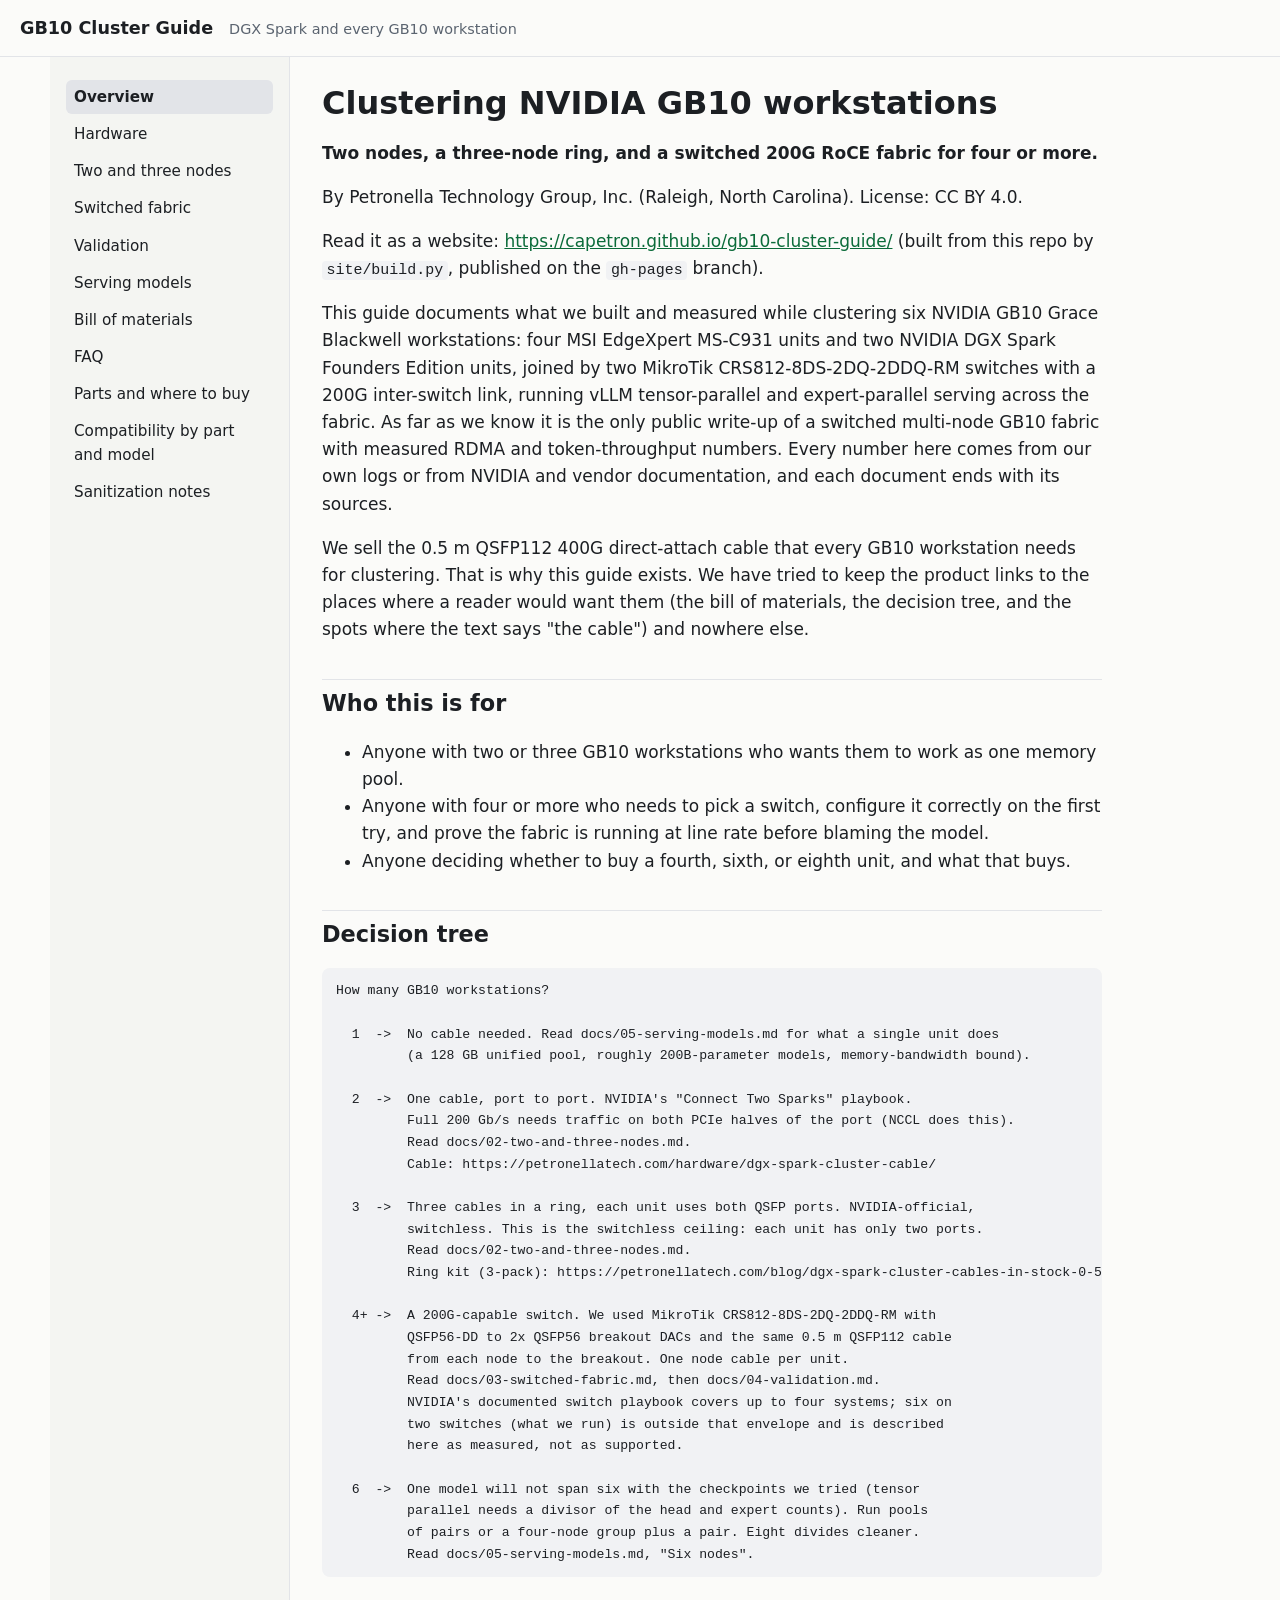
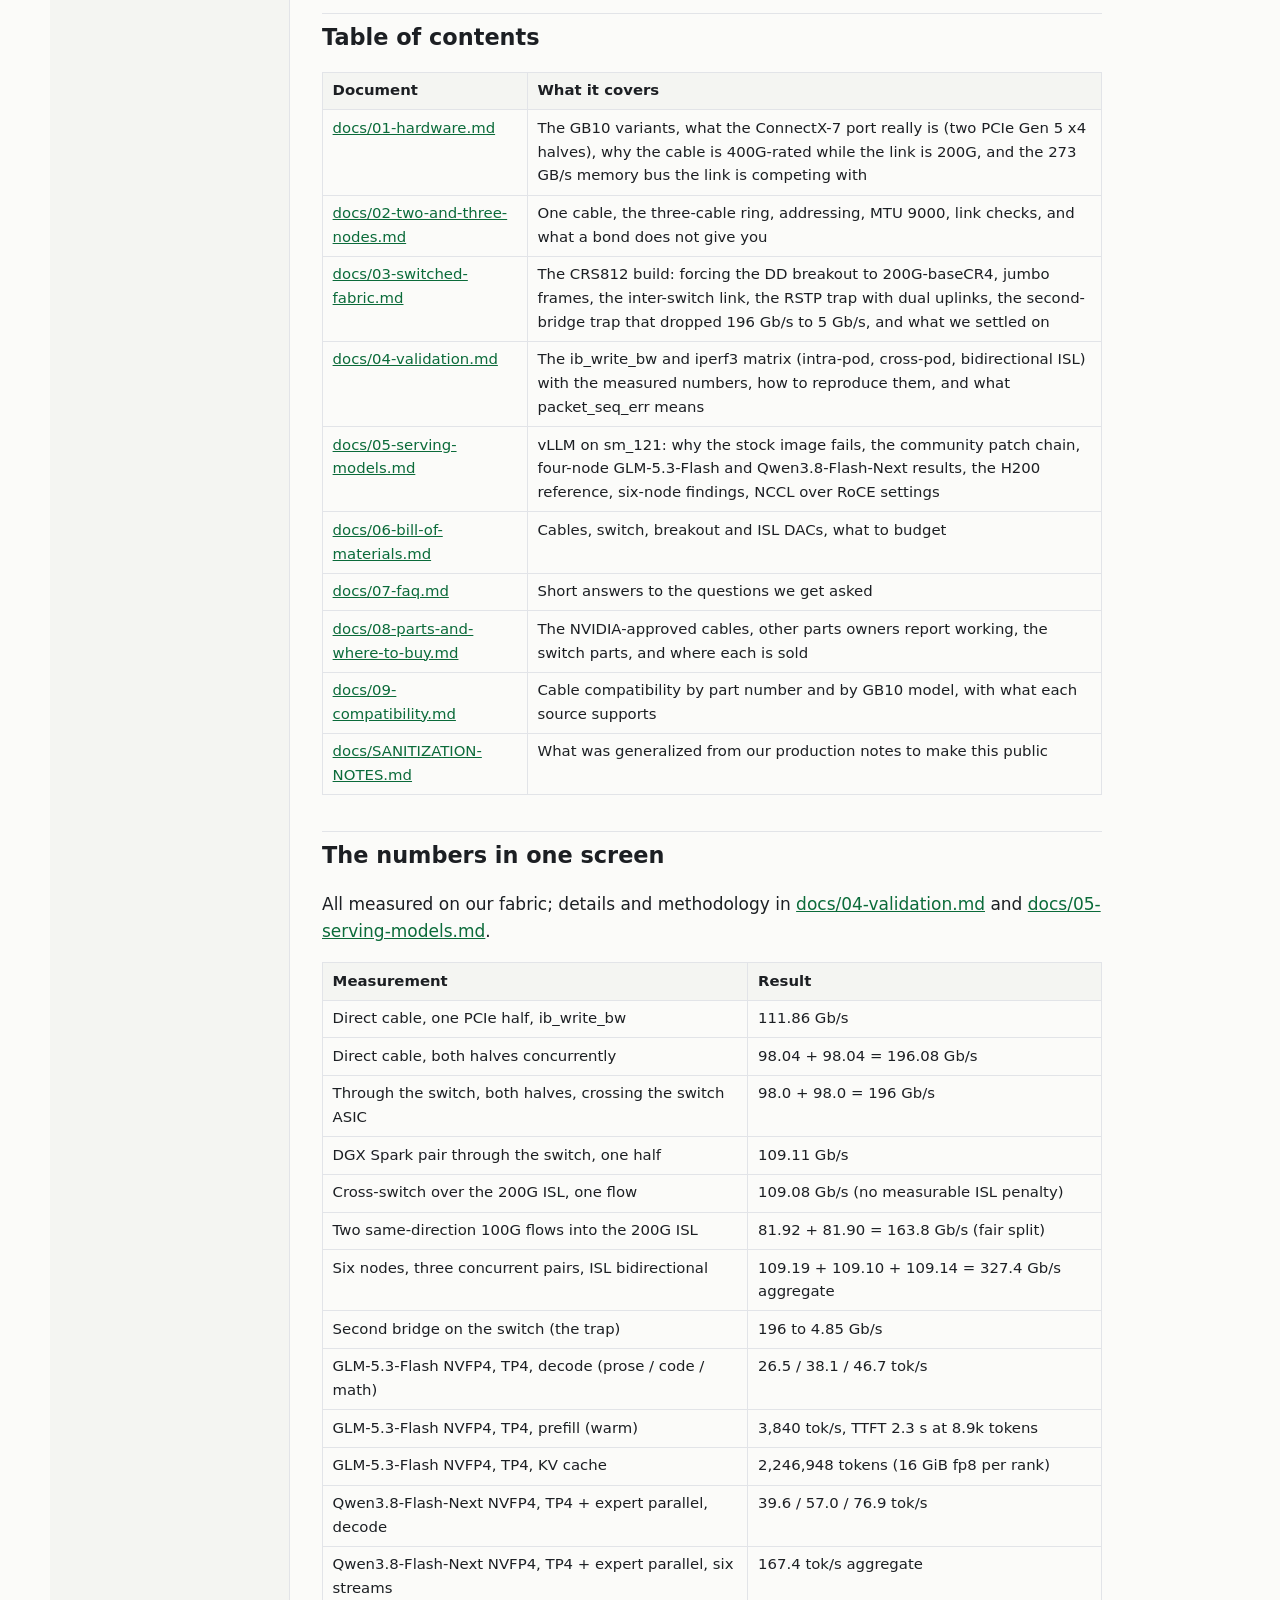
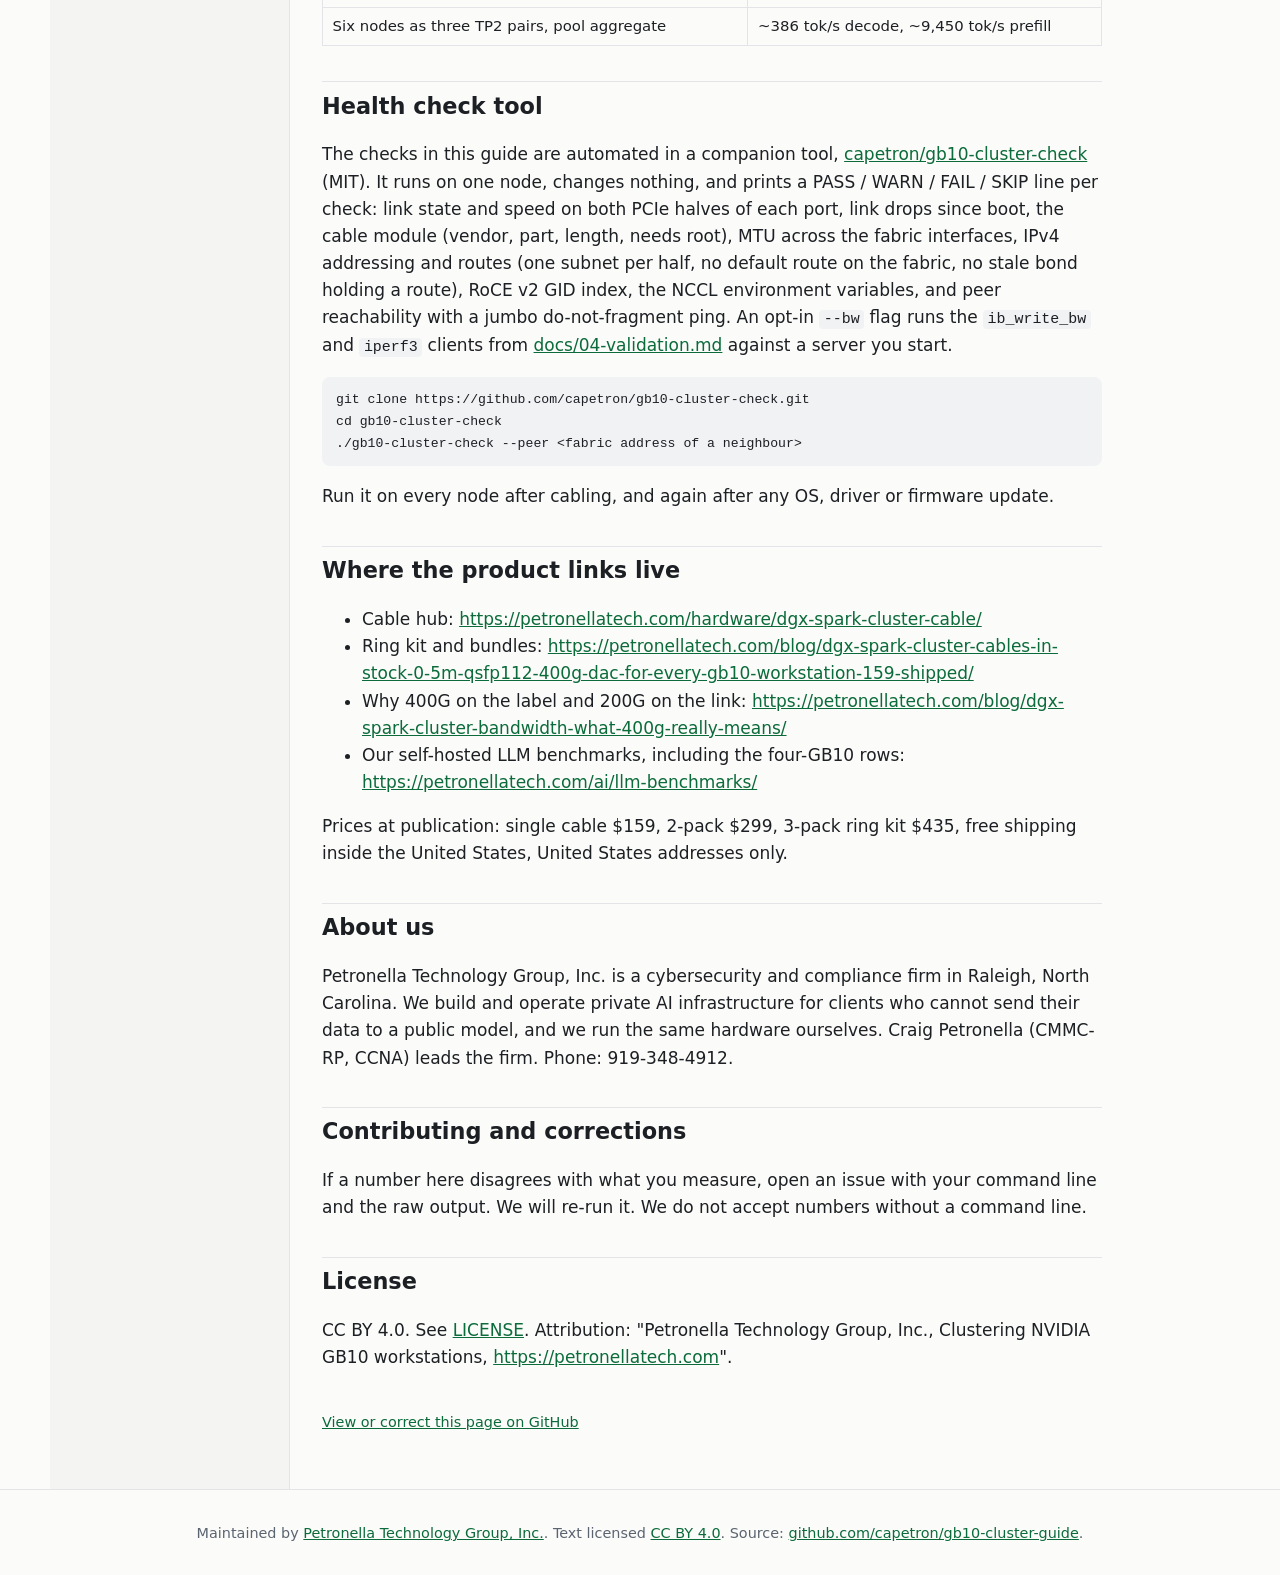
<file: index.html>
<!doctype html>
<html lang="en">
<head>
<meta charset="utf-8">
<meta name="viewport" content="width=device-width, initial-scale=1">
<title>Clustering NVIDIA GB10 Workstations: DGX Spark Cluster Guide</title>
<meta name="description" content="How to cluster NVIDIA GB10 workstations (DGX Spark and OEM units): one cable for two, a three-node ring, and a measured 200G RoCE switch fabric.">
<link rel="canonical" href="https://capetron.github.io/gb10-cluster-guide/">
<meta name="robots" content="index, follow">
<meta property="og:type" content="article">
<meta property="og:site_name" content="GB10 Cluster Guide">
<meta property="og:title" content="Clustering NVIDIA GB10 Workstations: DGX Spark Cluster Guide">
<meta property="og:description" content="How to cluster NVIDIA GB10 workstations (DGX Spark and OEM units): one cable for two, a three-node ring, and a measured 200G RoCE switch fabric.">
<meta property="og:url" content="https://capetron.github.io/gb10-cluster-guide/">
<meta property="og:image" content="https://capetron.github.io/gb10-cluster-guide/og.png">
<meta property="og:image:width" content="1200">
<meta property="og:image:height" content="630">
<meta property="og:image:alt" content="Clustering NVIDIA GB10 workstations">
<meta property="og:locale" content="en_US">
<meta property="article:modified_time" content="2026-10-01">
<meta name="twitter:card" content="summary_large_image">
<meta name="twitter:title" content="Clustering NVIDIA GB10 Workstations: DGX Spark Cluster Guide">
<meta name="twitter:description" content="How to cluster NVIDIA GB10 workstations (DGX Spark and OEM units): one cable for two, a three-node ring, and a measured 200G RoCE switch fabric.">
<meta name="twitter:image" content="https://capetron.github.io/gb10-cluster-guide/og.png">
<link rel="stylesheet" href="style.css">
<link rel="sitemap" type="application/xml" href="https://capetron.github.io/gb10-cluster-guide/sitemap.xml">
<script type="application/ld+json">{"@context": "https://schema.org", "@type": "TechArticle", "headline": "Clustering NVIDIA GB10 Workstations: DGX Spark Cluster Guide", "description": "How to cluster NVIDIA GB10 workstations (DGX Spark and OEM units): one cable for two, a three-node ring, and a measured 200G RoCE switch fabric.", "url": "https://capetron.github.io/gb10-cluster-guide/", "dateModified": "2026-10-01", "inLanguage": "en", "license": "https://creativecommons.org/licenses/by/4.0/", "image": "https://capetron.github.io/gb10-cluster-guide/og.png", "author": {"@type": "Organization", "name": "Petronella Technology Group, Inc.", "url": "https://petronellatech.com/"}, "publisher": {"@type": "Organization", "name": "Petronella Technology Group, Inc.", "url": "https://petronellatech.com/"}, "isPartOf": {"@type": "WebSite", "name": "GB10 Cluster Guide", "url": "https://capetron.github.io/gb10-cluster-guide/"}}</script>
</head>
<body>
<header class="top"><a class="brand" href="./">GB10 Cluster Guide</a>
<span class="tag">DGX Spark and every GB10 workstation</span></header>
<div class="wrap">
<nav class="side" aria-label="Guide sections"><ol><li><a href="./" aria-current="page">Overview</a></li><li><a href="hardware/">Hardware</a></li><li><a href="two-and-three-nodes/">Two and three nodes</a></li><li><a href="switched-fabric/">Switched fabric</a></li><li><a href="validation/">Validation</a></li><li><a href="serving-models/">Serving models</a></li><li><a href="bill-of-materials/">Bill of materials</a></li><li><a href="faq/">FAQ</a></li><li><a href="parts-and-where-to-buy/">Parts and where to buy</a></li><li><a href="compatibility/">Compatibility by part and model</a></li><li><a href="sanitization-notes/">Sanitization notes</a></li></ol></nav>
<main>
<article>
<h1 id="clustering-nvidia-gb10-workstations">Clustering NVIDIA GB10 workstations</h1>
<p><strong>Two nodes, a three-node ring, and a switched 200G RoCE fabric for four or more.</strong></p>
<p>By Petronella Technology Group, Inc. (Raleigh, North Carolina). License: CC BY 4.0.</p>
<p>Read it as a website: <a href="https://capetron.github.io/gb10-cluster-guide/">https://capetron.github.io/gb10-cluster-guide/</a> (built from this repo by <code>site/build.py</code>, published on the <code>gh-pages</code> branch).</p>
<p>This guide documents what we built and measured while clustering six NVIDIA GB10 Grace
Blackwell workstations: four MSI EdgeXpert MS-C931 units and two NVIDIA DGX Spark
Founders Edition units, joined by two MikroTik CRS812-8DS-2DQ-2DDQ-RM switches with a
200G inter-switch link, running vLLM tensor-parallel and expert-parallel serving across
the fabric. As far as we know it is the only public write-up of a switched multi-node GB10
fabric with measured RDMA and token-throughput numbers. Every number here comes from our
own logs or from NVIDIA and vendor documentation, and each document ends with its sources.</p>
<p>We sell the 0.5 m QSFP112 400G direct-attach cable that every GB10 workstation needs for
clustering. That is why this guide exists. We have tried to keep the product links to the
places where a reader would want them (the bill of materials, the decision tree, and the
spots where the text says "the cable") and nowhere else.</p>
<h2 id="who-this-is-for">Who this is for</h2>
<ul>
<li>Anyone with two or three GB10 workstations who wants them to work as one memory pool.</li>
<li>Anyone with four or more who needs to pick a switch, configure it correctly on the first
  try, and prove the fabric is running at line rate before blaming the model.</li>
<li>Anyone deciding whether to buy a fourth, sixth, or eighth unit, and what that buys.</li>
</ul>
<h2 id="decision-tree">Decision tree</h2>
<pre><code>How many GB10 workstations?

  1  -&gt;  No cable needed. Read docs/05-serving-models.md for what a single unit does
         (a 128 GB unified pool, roughly 200B-parameter models, memory-bandwidth bound).

  2  -&gt;  One cable, port to port. NVIDIA's &quot;Connect Two Sparks&quot; playbook.
         Full 200 Gb/s needs traffic on both PCIe halves of the port (NCCL does this).
         Read docs/02-two-and-three-nodes.md.
         Cable: https://petronellatech.com/hardware/dgx-spark-cluster-cable/

  3  -&gt;  Three cables in a ring, each unit uses both QSFP ports. NVIDIA-official,
         switchless. This is the switchless ceiling: each unit has only two ports.
         Read docs/02-two-and-three-nodes.md.
         Ring kit (3-pack): https://petronellatech.com/blog/dgx-spark-cluster-cables-in-stock-0-5m-qsfp112-400g-dac-for-every-gb10-workstation-159-shipped/

  4+ -&gt;  A 200G-capable switch. We used MikroTik CRS812-8DS-2DQ-2DDQ-RM with
         QSFP56-DD to 2x QSFP56 breakout DACs and the same 0.5 m QSFP112 cable
         from each node to the breakout. One node cable per unit.
         Read docs/03-switched-fabric.md, then docs/04-validation.md.
         NVIDIA's documented switch playbook covers up to four systems; six on
         two switches (what we run) is outside that envelope and is described
         here as measured, not as supported.

  6  -&gt;  One model will not span six with the checkpoints we tried (tensor
         parallel needs a divisor of the head and expert counts). Run pools
         of pairs or a four-node group plus a pair. Eight divides cleaner.
         Read docs/05-serving-models.md, &quot;Six nodes&quot;.
</code></pre>
<h2 id="table-of-contents">Table of contents</h2>
<table>
<thead>
<tr>
<th>Document</th>
<th>What it covers</th>
</tr>
</thead>
<tbody>
<tr>
<td><a href="hardware/">docs/01-hardware.md</a></td>
<td>The GB10 variants, what the ConnectX-7 port really is (two PCIe Gen 5 x4 halves), why the cable is 400G-rated while the link is 200G, and the 273 GB/s memory bus the link is competing with</td>
</tr>
<tr>
<td><a href="two-and-three-nodes/">docs/02-two-and-three-nodes.md</a></td>
<td>One cable, the three-cable ring, addressing, MTU 9000, link checks, and what a bond does not give you</td>
</tr>
<tr>
<td><a href="switched-fabric/">docs/03-switched-fabric.md</a></td>
<td>The CRS812 build: forcing the DD breakout to 200G-baseCR4, jumbo frames, the inter-switch link, the RSTP trap with dual uplinks, the second-bridge trap that dropped 196 Gb/s to 5 Gb/s, and what we settled on</td>
</tr>
<tr>
<td><a href="validation/">docs/04-validation.md</a></td>
<td>The ib_write_bw and iperf3 matrix (intra-pod, cross-pod, bidirectional ISL) with the measured numbers, how to reproduce them, and what packet_seq_err means</td>
</tr>
<tr>
<td><a href="serving-models/">docs/05-serving-models.md</a></td>
<td>vLLM on sm_121: why the stock image fails, the community patch chain, four-node GLM-5.3-Flash and Qwen3.8-Flash-Next results, the H200 reference, six-node findings, NCCL over RoCE settings</td>
</tr>
<tr>
<td><a href="bill-of-materials/">docs/06-bill-of-materials.md</a></td>
<td>Cables, switch, breakout and ISL DACs, what to budget</td>
</tr>
<tr>
<td><a href="faq/">docs/07-faq.md</a></td>
<td>Short answers to the questions we get asked</td>
</tr>
<tr>
<td><a href="parts-and-where-to-buy/">docs/08-parts-and-where-to-buy.md</a></td>
<td>The NVIDIA-approved cables, other parts owners report working, the switch parts, and where each is sold</td>
</tr>
<tr>
<td><a href="compatibility/">docs/09-compatibility.md</a></td>
<td>Cable compatibility by part number and by GB10 model, with what each source supports</td>
</tr>
<tr>
<td><a href="sanitization-notes/">docs/SANITIZATION-NOTES.md</a></td>
<td>What was generalized from our production notes to make this public</td>
</tr>
</tbody>
</table>
<h2 id="the-numbers-in-one-screen">The numbers in one screen</h2>
<p>All measured on our fabric; details and methodology in <a href="validation/">docs/04-validation.md</a>
and <a href="serving-models/">docs/05-serving-models.md</a>.</p>
<table>
<thead>
<tr>
<th>Measurement</th>
<th>Result</th>
</tr>
</thead>
<tbody>
<tr>
<td>Direct cable, one PCIe half, ib_write_bw</td>
<td>111.86 Gb/s</td>
</tr>
<tr>
<td>Direct cable, both halves concurrently</td>
<td>98.04 + 98.04 = 196.08 Gb/s</td>
</tr>
<tr>
<td>Through the switch, both halves, crossing the switch ASIC</td>
<td>98.0 + 98.0 = 196 Gb/s</td>
</tr>
<tr>
<td>DGX Spark pair through the switch, one half</td>
<td>109.11 Gb/s</td>
</tr>
<tr>
<td>Cross-switch over the 200G ISL, one flow</td>
<td>109.08 Gb/s (no measurable ISL penalty)</td>
</tr>
<tr>
<td>Two same-direction 100G flows into the 200G ISL</td>
<td>81.92 + 81.90 = 163.8 Gb/s (fair split)</td>
</tr>
<tr>
<td>Six nodes, three concurrent pairs, ISL bidirectional</td>
<td>109.19 + 109.10 + 109.14 = 327.4 Gb/s aggregate</td>
</tr>
<tr>
<td>Second bridge on the switch (the trap)</td>
<td>196 to 4.85 Gb/s</td>
</tr>
<tr>
<td>GLM-5.3-Flash NVFP4, TP4, decode (prose / code / math)</td>
<td>26.5 / 38.1 / 46.7 tok/s</td>
</tr>
<tr>
<td>GLM-5.3-Flash NVFP4, TP4, prefill (warm)</td>
<td>3,840 tok/s, TTFT 2.3 s at 8.9k tokens</td>
</tr>
<tr>
<td>GLM-5.3-Flash NVFP4, TP4, KV cache</td>
<td>2,246,948 tokens (16 GiB fp8 per rank)</td>
</tr>
<tr>
<td>Qwen3.8-Flash-Next NVFP4, TP4 + expert parallel, decode</td>
<td>39.6 / 57.0 / 76.9 tok/s</td>
</tr>
<tr>
<td>Qwen3.8-Flash-Next NVFP4, TP4 + expert parallel, six streams</td>
<td>167.4 tok/s aggregate</td>
</tr>
<tr>
<td>Six nodes as three TP2 pairs, pool aggregate</td>
<td>~386 tok/s decode, ~9,450 tok/s prefill</td>
</tr>
</tbody>
</table>
<h2 id="health-check-tool">Health check tool</h2>
<p>The checks in this guide are automated in a companion tool,
<a href="https://github.com/capetron/gb10-cluster-check">capetron/gb10-cluster-check</a> (MIT). It runs
on one node, changes nothing, and prints a PASS / WARN / FAIL / SKIP line per check: link
state and speed on both PCIe halves of each port, link drops since boot, the cable module
(vendor, part, length, needs root), MTU across the fabric interfaces, IPv4 addressing and
routes (one subnet per half, no default route on the fabric, no stale bond holding a
route), RoCE v2 GID index, the NCCL environment variables, and peer reachability with a
jumbo do-not-fragment ping. An opt-in <code>--bw</code> flag runs the <code>ib_write_bw</code> and <code>iperf3</code>
clients from <a href="validation/">docs/04-validation.md</a> against a server you start.</p>
<pre><code>git clone https://github.com/capetron/gb10-cluster-check.git
cd gb10-cluster-check
./gb10-cluster-check --peer &lt;fabric address of a neighbour&gt;
</code></pre>
<p>Run it on every node after cabling, and again after any OS, driver or firmware update.</p>
<h2 id="where-the-product-links-live">Where the product links live</h2>
<ul>
<li>Cable hub: <a href="https://petronellatech.com/hardware/dgx-spark-cluster-cable/">https://petronellatech.com/hardware/dgx-spark-cluster-cable/</a></li>
<li>Ring kit and bundles: <a href="https://petronellatech.com/blog/dgx-spark-cluster-cables-in-stock-0-5m-qsfp112-400g-dac-for-every-gb10-workstation-159-shipped/">https://petronellatech.com/blog/dgx-spark-cluster-cables-in-stock-0-5m-qsfp112-400g-dac-for-every-gb10-workstation-159-shipped/</a></li>
<li>Why 400G on the label and 200G on the link: <a href="https://petronellatech.com/blog/dgx-spark-cluster-bandwidth-what-400g-really-means/">https://petronellatech.com/blog/dgx-spark-cluster-bandwidth-what-400g-really-means/</a></li>
<li>Our self-hosted LLM benchmarks, including the four-GB10 rows: <a href="https://petronellatech.com/ai/llm-benchmarks/">https://petronellatech.com/ai/llm-benchmarks/</a></li>
</ul>
<p>Prices at publication: single cable $159, 2-pack $299, 3-pack ring kit $435, free shipping
inside the United States, United States addresses only.</p>
<h2 id="about-us">About us</h2>
<p>Petronella Technology Group, Inc. is a cybersecurity and compliance firm in Raleigh, North
Carolina. We build and operate private AI infrastructure for clients who cannot send their
data to a public model, and we run the same hardware ourselves. Craig Petronella (CMMC-RP,
CCNA) leads the firm. Phone: 919-348-4912.</p>
<h2 id="contributing-and-corrections">Contributing and corrections</h2>
<p>If a number here disagrees with what you measure, open an issue with your command line and
the raw output. We will re-run it. We do not accept numbers without a command line.</p>
<h2 id="license">License</h2>
<p>CC BY 4.0. See <a href="https://github.com/capetron/gb10-cluster-guide/blob/main/LICENSE">LICENSE</a>. Attribution: "Petronella Technology Group, Inc.,
Clustering NVIDIA GB10 workstations, <a href="https://petronellatech.com">https://petronellatech.com</a>".</p>
</article>
<p class="src"><a href="https://github.com/capetron/gb10-cluster-guide/blob/main/README.md">View or correct this page on GitHub</a></p>
</main>
</div>
<footer>
<p>Maintained by <a href="https://petronellatech.com/">Petronella Technology Group, Inc.</a>. Text licensed
<a href="https://creativecommons.org/licenses/by/4.0/">CC BY 4.0</a>.
Source: <a href="https://github.com/capetron/gb10-cluster-guide">github.com/capetron/gb10-cluster-guide</a>.</p>
</footer>
</body>
</html>
</file>
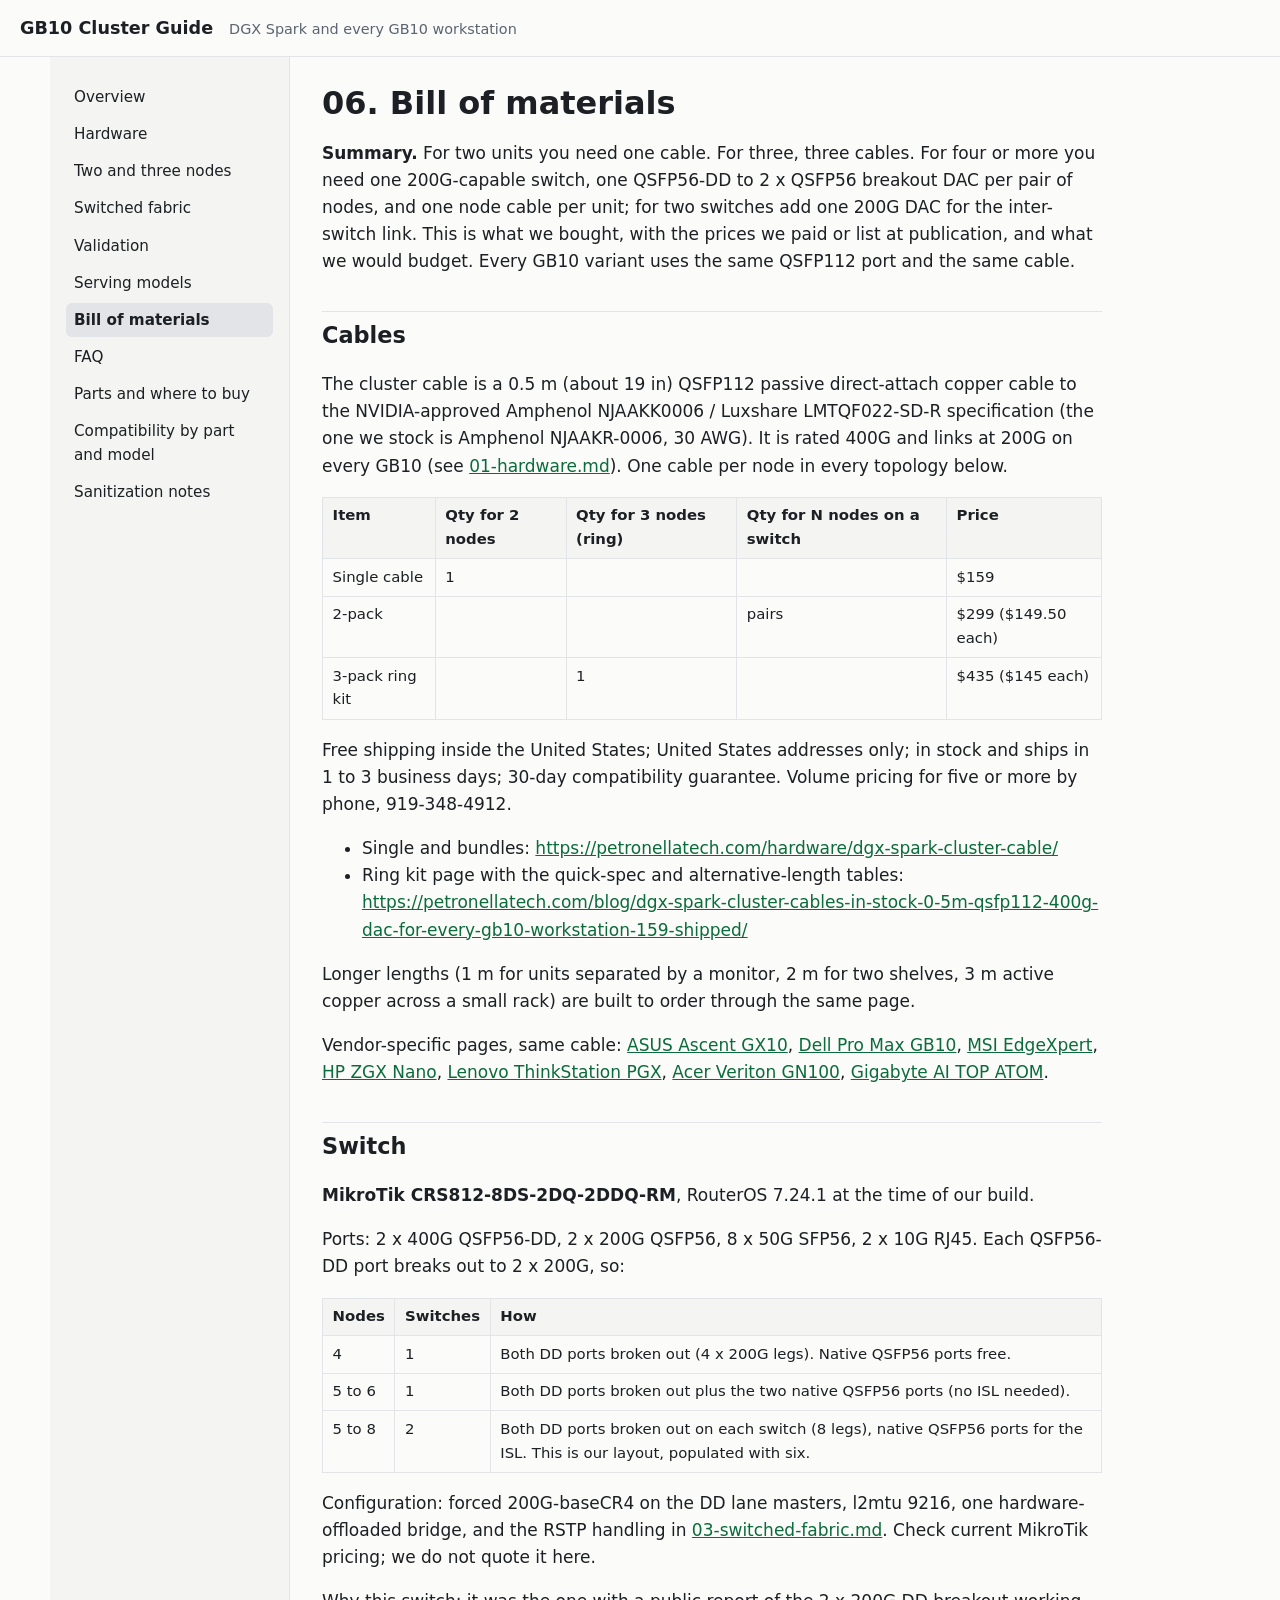
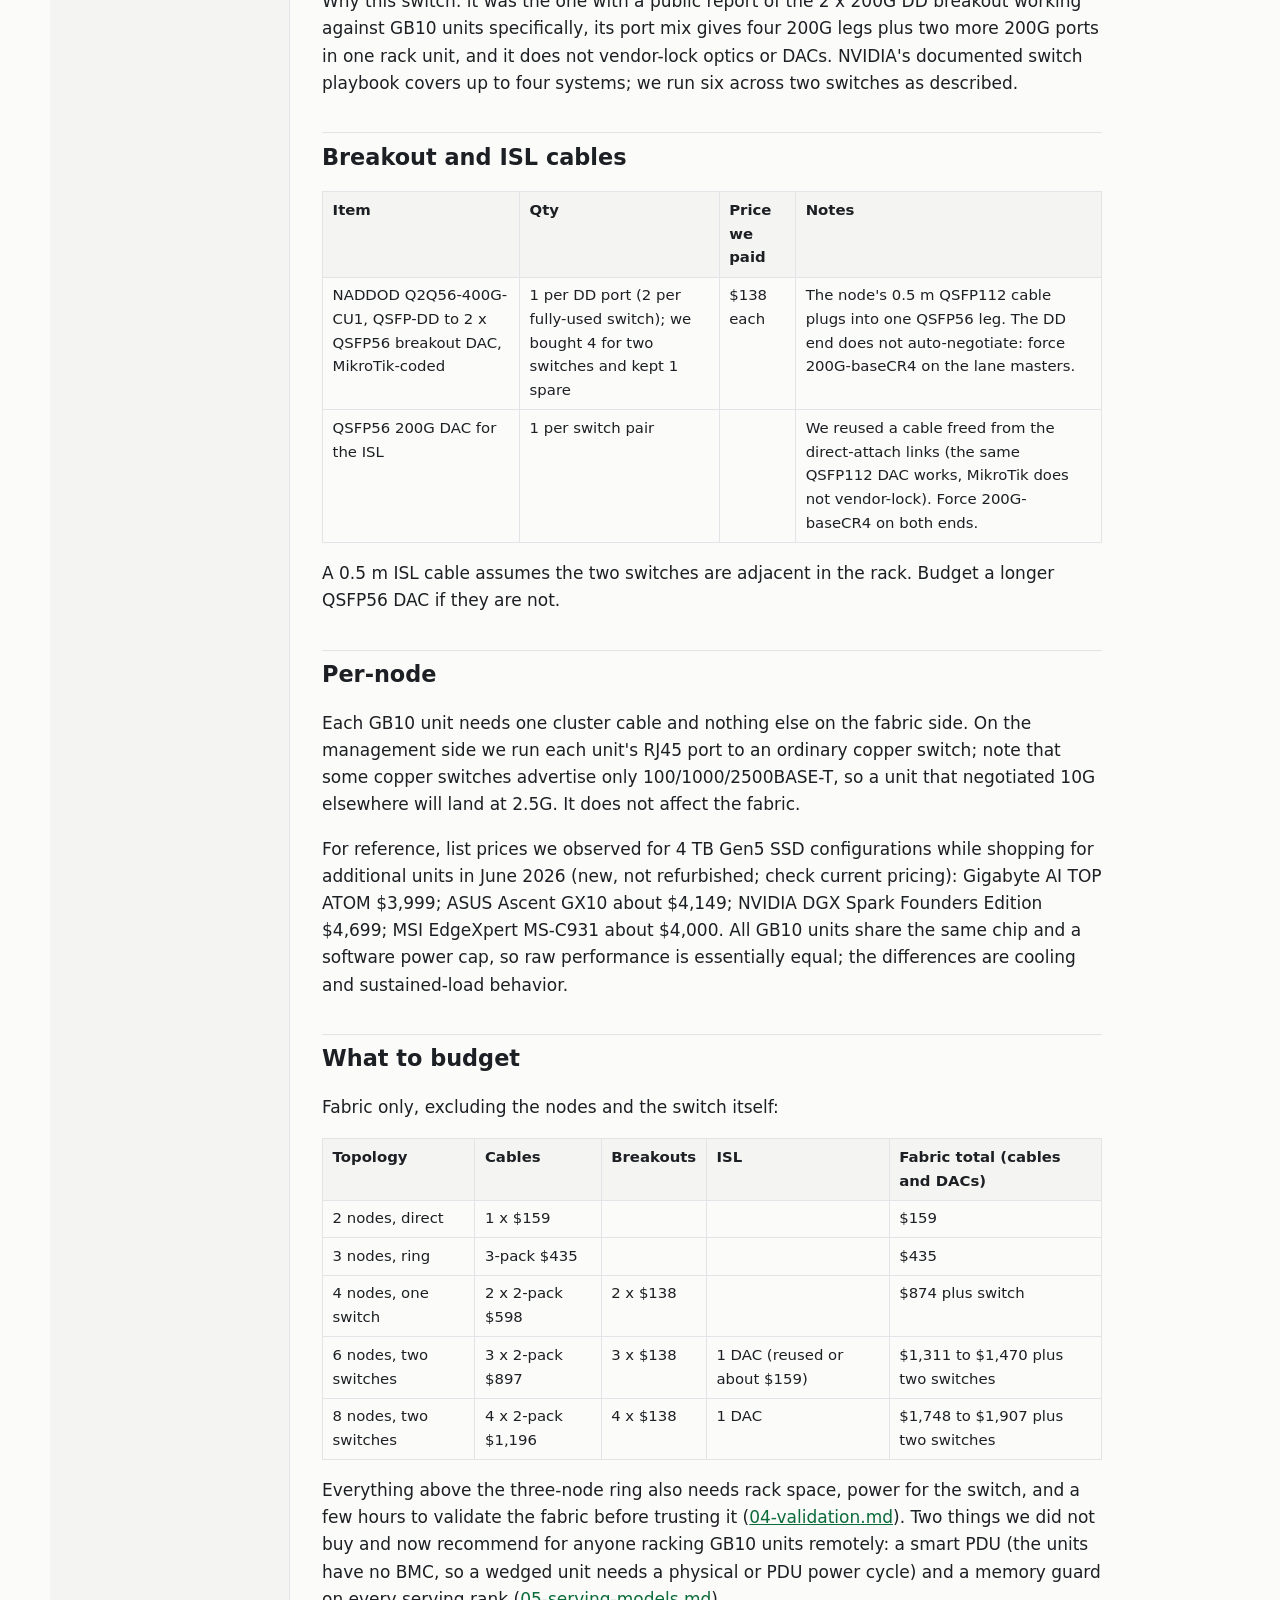
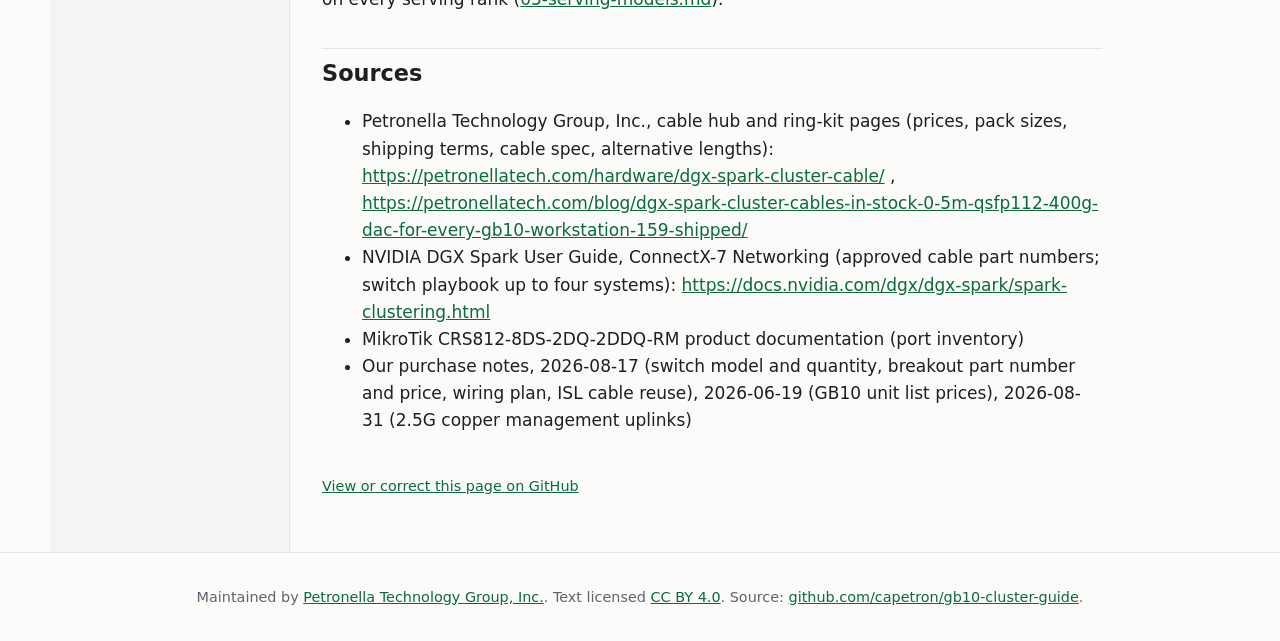
<file: bill-of-materials/index.html>
<!doctype html>
<html lang="en">
<head>
<meta charset="utf-8">
<meta name="viewport" content="width=device-width, initial-scale=1">
<title>DGX Spark Cluster Bill of Materials, 2 to 8 Nodes</title>
<meta name="description" content="What a GB10 cluster needs by node count: cables, a 200G switch, breakout and inter-switch DACs, and a fabric budget from two to eight nodes.">
<link rel="canonical" href="https://capetron.github.io/gb10-cluster-guide/bill-of-materials/">
<meta name="robots" content="index, follow">
<meta property="og:type" content="article">
<meta property="og:site_name" content="GB10 Cluster Guide">
<meta property="og:title" content="DGX Spark Cluster Bill of Materials, 2 to 8 Nodes">
<meta property="og:description" content="What a GB10 cluster needs by node count: cables, a 200G switch, breakout and inter-switch DACs, and a fabric budget from two to eight nodes.">
<meta property="og:url" content="https://capetron.github.io/gb10-cluster-guide/bill-of-materials/">
<meta property="og:image" content="https://capetron.github.io/gb10-cluster-guide/og.png">
<meta property="og:image:width" content="1200">
<meta property="og:image:height" content="630">
<meta property="og:image:alt" content="Clustering NVIDIA GB10 workstations">
<meta property="og:locale" content="en_US">
<meta property="article:modified_time" content="2026-09-24">
<meta name="twitter:card" content="summary_large_image">
<meta name="twitter:title" content="DGX Spark Cluster Bill of Materials, 2 to 8 Nodes">
<meta name="twitter:description" content="What a GB10 cluster needs by node count: cables, a 200G switch, breakout and inter-switch DACs, and a fabric budget from two to eight nodes.">
<meta name="twitter:image" content="https://capetron.github.io/gb10-cluster-guide/og.png">
<link rel="stylesheet" href="../style.css">
<link rel="sitemap" type="application/xml" href="https://capetron.github.io/gb10-cluster-guide/sitemap.xml">
<script type="application/ld+json">{"@context": "https://schema.org", "@type": "TechArticle", "headline": "DGX Spark Cluster Bill of Materials, 2 to 8 Nodes", "description": "What a GB10 cluster needs by node count: cables, a 200G switch, breakout and inter-switch DACs, and a fabric budget from two to eight nodes.", "url": "https://capetron.github.io/gb10-cluster-guide/bill-of-materials/", "dateModified": "2026-09-24", "inLanguage": "en", "license": "https://creativecommons.org/licenses/by/4.0/", "image": "https://capetron.github.io/gb10-cluster-guide/og.png", "author": {"@type": "Organization", "name": "Petronella Technology Group, Inc.", "url": "https://petronellatech.com/"}, "publisher": {"@type": "Organization", "name": "Petronella Technology Group, Inc.", "url": "https://petronellatech.com/"}, "isPartOf": {"@type": "WebSite", "name": "GB10 Cluster Guide", "url": "https://capetron.github.io/gb10-cluster-guide/"}}</script>
</head>
<body>
<header class="top"><a class="brand" href="../">GB10 Cluster Guide</a>
<span class="tag">DGX Spark and every GB10 workstation</span></header>
<div class="wrap">
<nav class="side" aria-label="Guide sections"><ol><li><a href="../">Overview</a></li><li><a href="../hardware/">Hardware</a></li><li><a href="../two-and-three-nodes/">Two and three nodes</a></li><li><a href="../switched-fabric/">Switched fabric</a></li><li><a href="../validation/">Validation</a></li><li><a href="../serving-models/">Serving models</a></li><li><a href="../bill-of-materials/" aria-current="page">Bill of materials</a></li><li><a href="../faq/">FAQ</a></li><li><a href="../parts-and-where-to-buy/">Parts and where to buy</a></li><li><a href="../compatibility/">Compatibility by part and model</a></li><li><a href="../sanitization-notes/">Sanitization notes</a></li></ol></nav>
<main>
<article>
<h1 id="06-bill-of-materials">06. Bill of materials</h1>
<p><strong>Summary.</strong> For two units you need one cable. For three, three cables. For four or
more you need one 200G-capable switch, one QSFP56-DD to 2 x QSFP56 breakout DAC per pair
of nodes, and one node cable per unit; for two switches add one 200G DAC for the
inter-switch link. This is what we bought, with the prices we paid or list at
publication, and what we would budget. Every GB10 variant uses the same QSFP112 port
and the same cable.</p>
<h2 id="cables">Cables</h2>
<p>The cluster cable is a 0.5 m (about 19 in) QSFP112 passive direct-attach copper cable
to the NVIDIA-approved Amphenol NJAAKK0006 / Luxshare LMTQF022-SD-R specification (the
one we stock is Amphenol NJAAKR-0006, 30 AWG). It is rated 400G and links at 200G on every GB10 (see
<a href="../hardware/">01-hardware.md</a>). One cable per node in every topology below.</p>
<table>
<thead>
<tr>
<th>Item</th>
<th>Qty for 2 nodes</th>
<th>Qty for 3 nodes (ring)</th>
<th>Qty for N nodes on a switch</th>
<th>Price</th>
</tr>
</thead>
<tbody>
<tr>
<td>Single cable</td>
<td>1</td>
<td></td>
<td></td>
<td>$159</td>
</tr>
<tr>
<td>2-pack</td>
<td></td>
<td></td>
<td>pairs</td>
<td>$299 ($149.50 each)</td>
</tr>
<tr>
<td>3-pack ring kit</td>
<td></td>
<td>1</td>
<td></td>
<td>$435 ($145 each)</td>
</tr>
</tbody>
</table>
<p>Free shipping inside the United States; United States addresses only; in stock and
ships in 1 to 3 business days; 30-day compatibility guarantee. Volume pricing for five or
more by phone, 919-348-4912.</p>
<ul>
<li>Single and bundles: <a href="https://petronellatech.com/hardware/dgx-spark-cluster-cable/">https://petronellatech.com/hardware/dgx-spark-cluster-cable/</a></li>
<li>Ring kit page with the quick-spec and alternative-length tables:
  <a href="https://petronellatech.com/blog/dgx-spark-cluster-cables-in-stock-0-5m-qsfp112-400g-dac-for-every-gb10-workstation-159-shipped/">https://petronellatech.com/blog/dgx-spark-cluster-cables-in-stock-0-5m-qsfp112-400g-dac-for-every-gb10-workstation-159-shipped/</a></li>
</ul>
<p>Longer lengths (1 m for units separated by a monitor, 2 m for two shelves, 3 m active
copper across a small rack) are built to order through the same page.</p>
<p>Vendor-specific pages, same cable: <a href="https://petronellatech.com/hardware/asus-gx10-cluster-cable/">ASUS Ascent GX10</a>,
<a href="https://petronellatech.com/hardware/dell-pro-max-gb10-cluster-cable/">Dell Pro Max GB10</a>,
<a href="https://petronellatech.com/hardware/msi-edgexpert-cluster-cable/">MSI EdgeXpert</a>,
<a href="https://petronellatech.com/hardware/hp-zgx-nano-cluster-cable/">HP ZGX Nano</a>,
<a href="https://petronellatech.com/hardware/lenovo-thinkstation-pgx-cluster-cable/">Lenovo ThinkStation PGX</a>,
<a href="https://petronellatech.com/hardware/acer-veriton-gn100-cluster-cable/">Acer Veriton GN100</a>,
<a href="https://petronellatech.com/hardware/gigabyte-ai-top-atom-cluster-cable/">Gigabyte AI TOP ATOM</a>.</p>
<h2 id="switch">Switch</h2>
<p><strong>MikroTik CRS812-8DS-2DQ-2DDQ-RM</strong>, RouterOS 7.24.1 at the time of our build.</p>
<p>Ports: 2 x 400G QSFP56-DD, 2 x 200G QSFP56, 8 x 50G SFP56, 2 x 10G RJ45. Each QSFP56-DD
port breaks out to 2 x 200G, so:</p>
<table>
<thead>
<tr>
<th>Nodes</th>
<th>Switches</th>
<th>How</th>
</tr>
</thead>
<tbody>
<tr>
<td>4</td>
<td>1</td>
<td>Both DD ports broken out (4 x 200G legs). Native QSFP56 ports free.</td>
</tr>
<tr>
<td>5 to 6</td>
<td>1</td>
<td>Both DD ports broken out plus the two native QSFP56 ports (no ISL needed).</td>
</tr>
<tr>
<td>5 to 8</td>
<td>2</td>
<td>Both DD ports broken out on each switch (8 legs), native QSFP56 ports for the ISL. This is our layout, populated with six.</td>
</tr>
</tbody>
</table>
<p>Configuration: forced 200G-baseCR4 on the DD lane masters, l2mtu 9216, one
hardware-offloaded bridge, and the RSTP handling in <a href="../switched-fabric/">03-switched-fabric.md</a>.
Check current MikroTik pricing; we do not quote it here.</p>
<p>Why this switch: it was the one with a public report of the 2 x 200G DD breakout working
against GB10 units specifically, its port mix gives four 200G legs plus two more 200G
ports in one rack unit, and it does not vendor-lock optics or DACs. NVIDIA's documented
switch playbook covers up to four systems; we run six across two switches as described.</p>
<h2 id="breakout-and-isl-cables">Breakout and ISL cables</h2>
<table>
<thead>
<tr>
<th>Item</th>
<th>Qty</th>
<th>Price we paid</th>
<th>Notes</th>
</tr>
</thead>
<tbody>
<tr>
<td>NADDOD Q2Q56-400G-CU1, QSFP-DD to 2 x QSFP56 breakout DAC, MikroTik-coded</td>
<td>1 per DD port (2 per fully-used switch); we bought 4 for two switches and kept 1 spare</td>
<td>$138 each</td>
<td>The node's 0.5 m QSFP112 cable plugs into one QSFP56 leg. The DD end does not auto-negotiate: force 200G-baseCR4 on the lane masters.</td>
</tr>
<tr>
<td>QSFP56 200G DAC for the ISL</td>
<td>1 per switch pair</td>
<td></td>
<td>We reused a cable freed from the direct-attach links (the same QSFP112 DAC works, MikroTik does not vendor-lock). Force 200G-baseCR4 on both ends.</td>
</tr>
</tbody>
</table>
<p>A 0.5 m ISL cable assumes the two switches are adjacent in the rack. Budget a longer
QSFP56 DAC if they are not.</p>
<h2 id="per-node">Per-node</h2>
<p>Each GB10 unit needs one cluster cable and nothing else on the fabric side. On the
management side we run each unit's RJ45 port to an ordinary copper switch; note that
some copper switches advertise only 100/1000/2500BASE-T, so a unit that negotiated 10G
elsewhere will land at 2.5G. It does not affect the fabric.</p>
<p>For reference, list prices we observed for 4 TB Gen5 SSD configurations while shopping
for additional units in June 2026 (new, not refurbished; check current pricing):
Gigabyte AI TOP ATOM $3,999; ASUS Ascent GX10 about $4,149; NVIDIA DGX Spark Founders
Edition $4,699; MSI EdgeXpert MS-C931 about $4,000. All GB10 units share the same chip and
a software power cap, so raw performance is essentially equal; the differences are
cooling and sustained-load behavior.</p>
<h2 id="what-to-budget">What to budget</h2>
<p>Fabric only, excluding the nodes and the switch itself:</p>
<table>
<thead>
<tr>
<th>Topology</th>
<th>Cables</th>
<th>Breakouts</th>
<th>ISL</th>
<th>Fabric total (cables and DACs)</th>
</tr>
</thead>
<tbody>
<tr>
<td>2 nodes, direct</td>
<td>1 x $159</td>
<td></td>
<td></td>
<td>$159</td>
</tr>
<tr>
<td>3 nodes, ring</td>
<td>3-pack $435</td>
<td></td>
<td></td>
<td>$435</td>
</tr>
<tr>
<td>4 nodes, one switch</td>
<td>2 x 2-pack $598</td>
<td>2 x $138</td>
<td></td>
<td>$874 plus switch</td>
</tr>
<tr>
<td>6 nodes, two switches</td>
<td>3 x 2-pack $897</td>
<td>3 x $138</td>
<td>1 DAC (reused or about $159)</td>
<td>$1,311 to $1,470 plus two switches</td>
</tr>
<tr>
<td>8 nodes, two switches</td>
<td>4 x 2-pack $1,196</td>
<td>4 x $138</td>
<td>1 DAC</td>
<td>$1,748 to $1,907 plus two switches</td>
</tr>
</tbody>
</table>
<p>Everything above the three-node ring also needs rack space, power for the switch, and a
few hours to validate the fabric before trusting it (<a href="../validation/">04-validation.md</a>).
Two things we did not buy and now recommend for anyone racking GB10 units remotely: a
smart PDU (the units have no BMC, so a wedged unit needs a physical or PDU power cycle)
and a memory guard on every serving rank (<a href="../serving-models/">05-serving-models.md</a>).</p>
<h2 id="sources">Sources</h2>
<ul>
<li>Petronella Technology Group, Inc., cable hub and ring-kit pages (prices, pack sizes, shipping terms, cable spec, alternative lengths):
  <a href="https://petronellatech.com/hardware/dgx-spark-cluster-cable/">https://petronellatech.com/hardware/dgx-spark-cluster-cable/</a> ,
  <a href="https://petronellatech.com/blog/dgx-spark-cluster-cables-in-stock-0-5m-qsfp112-400g-dac-for-every-gb10-workstation-159-shipped/">https://petronellatech.com/blog/dgx-spark-cluster-cables-in-stock-0-5m-qsfp112-400g-dac-for-every-gb10-workstation-159-shipped/</a></li>
<li>NVIDIA DGX Spark User Guide, ConnectX-7 Networking (approved cable part numbers; switch playbook up to four systems): <a href="https://docs.nvidia.com/dgx/dgx-spark/spark-clustering.html">https://docs.nvidia.com/dgx/dgx-spark/spark-clustering.html</a></li>
<li>MikroTik CRS812-8DS-2DQ-2DDQ-RM product documentation (port inventory)</li>
<li>Our purchase notes, 2026-08-17 (switch model and quantity, breakout part number and price, wiring plan, ISL cable reuse), 2026-06-19 (GB10 unit list prices), 2026-08-31 (2.5G copper management uplinks)</li>
</ul>
</article>
<p class="src"><a href="https://github.com/capetron/gb10-cluster-guide/blob/main/docs/06-bill-of-materials.md">View or correct this page on GitHub</a></p>
</main>
</div>
<footer>
<p>Maintained by <a href="https://petronellatech.com/">Petronella Technology Group, Inc.</a>. Text licensed
<a href="https://creativecommons.org/licenses/by/4.0/">CC BY 4.0</a>.
Source: <a href="https://github.com/capetron/gb10-cluster-guide">github.com/capetron/gb10-cluster-guide</a>.</p>
</footer>
</body>
</html>
</file>
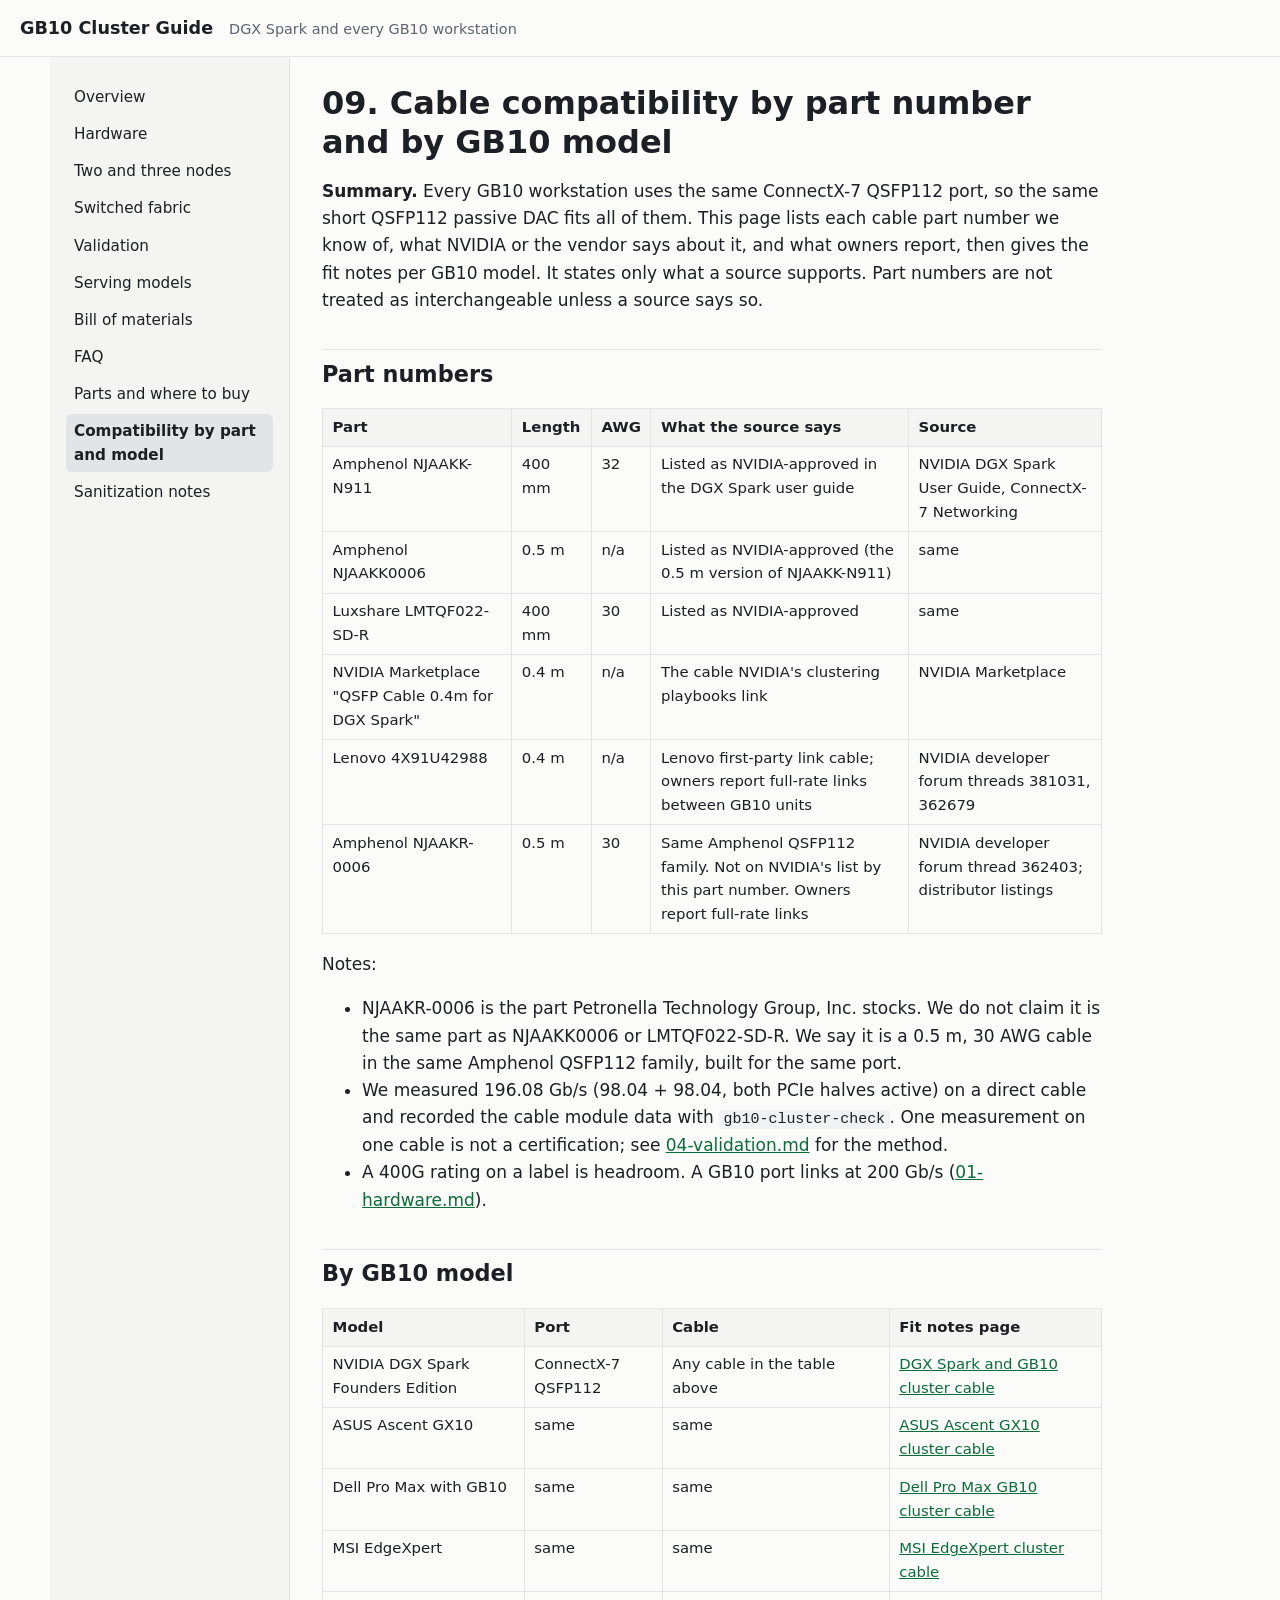
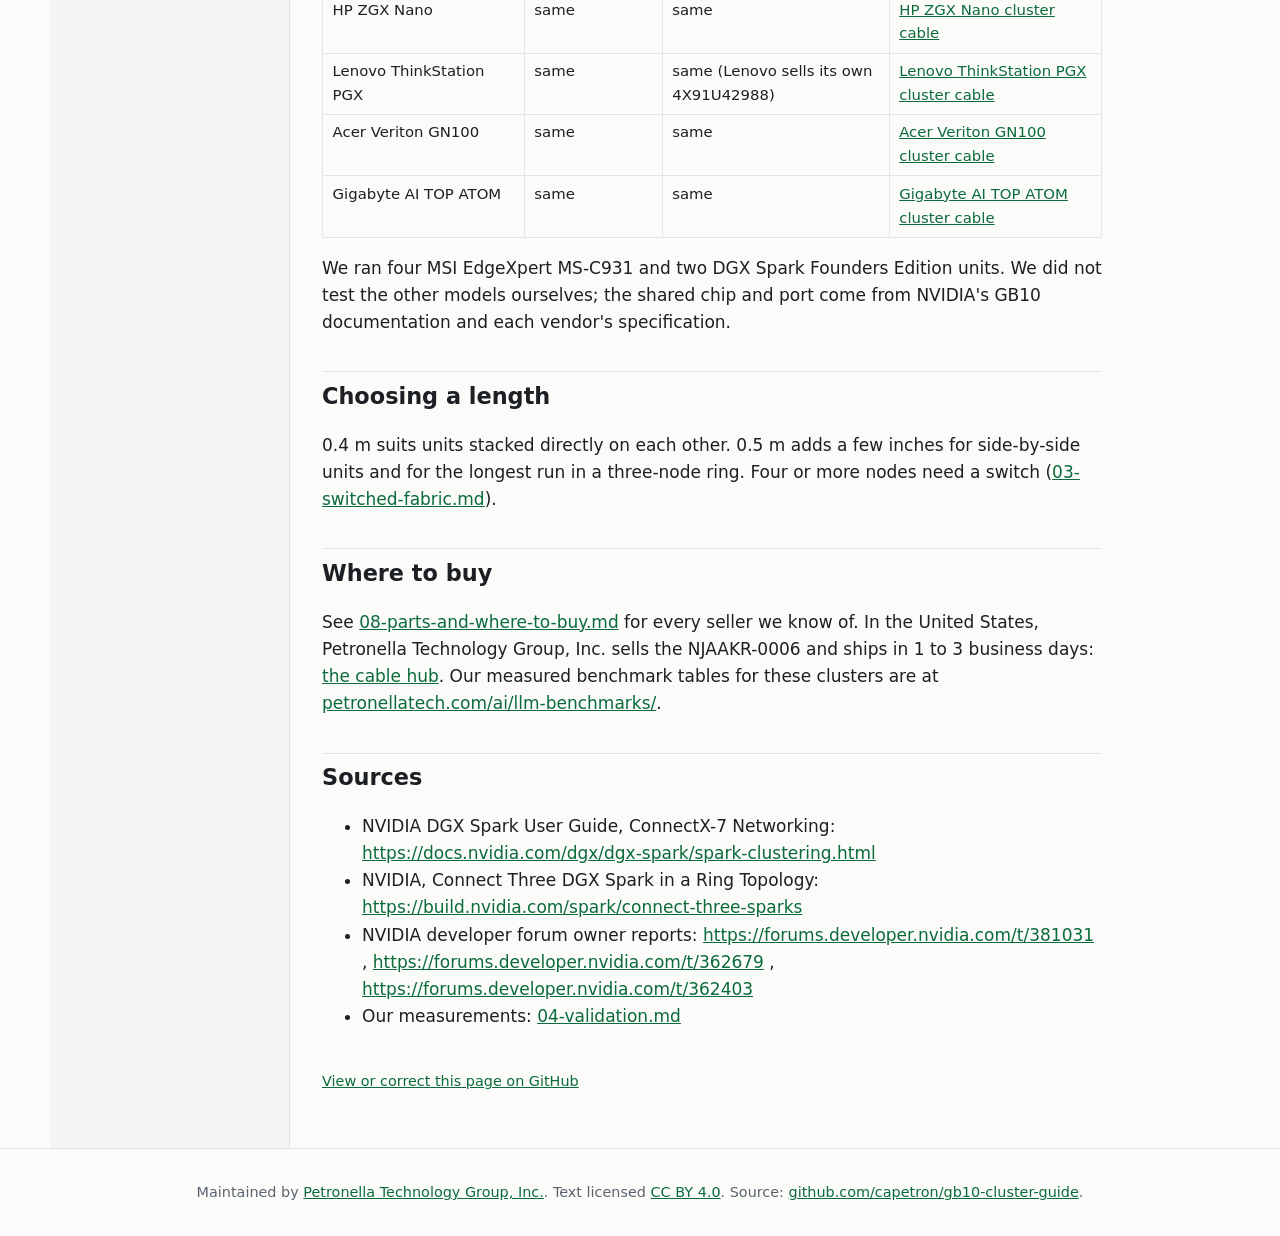
<file: compatibility/index.html>
<!doctype html>
<html lang="en">
<head>
<meta charset="utf-8">
<meta name="viewport" content="width=device-width, initial-scale=1">
<title>GB10 and DGX Spark Cable Compatibility by Part and Model</title>
<meta name="description" content="Which QSFP112 cable fits each GB10 workstation: part numbers, NVIDIA-listed and owner-reported cables, and fit notes for DGX Spark, ASUS, Dell, MSI, HP, Lenovo, Acer and Gigabyte units.">
<link rel="canonical" href="https://capetron.github.io/gb10-cluster-guide/compatibility/">
<meta name="robots" content="index, follow">
<meta property="og:type" content="article">
<meta property="og:site_name" content="GB10 Cluster Guide">
<meta property="og:title" content="GB10 and DGX Spark Cable Compatibility by Part and Model">
<meta property="og:description" content="Which QSFP112 cable fits each GB10 workstation: part numbers, NVIDIA-listed and owner-reported cables, and fit notes for DGX Spark, ASUS, Dell, MSI, HP, Lenovo, Acer and Gigabyte units.">
<meta property="og:url" content="https://capetron.github.io/gb10-cluster-guide/compatibility/">
<meta property="og:image" content="https://capetron.github.io/gb10-cluster-guide/og.png">
<meta property="og:image:width" content="1200">
<meta property="og:image:height" content="630">
<meta property="og:image:alt" content="Clustering NVIDIA GB10 workstations">
<meta property="og:locale" content="en_US">
<meta property="article:modified_time" content="2026-10-01">
<meta name="twitter:card" content="summary_large_image">
<meta name="twitter:title" content="GB10 and DGX Spark Cable Compatibility by Part and Model">
<meta name="twitter:description" content="Which QSFP112 cable fits each GB10 workstation: part numbers, NVIDIA-listed and owner-reported cables, and fit notes for DGX Spark, ASUS, Dell, MSI, HP, Lenovo, Acer and Gigabyte units.">
<meta name="twitter:image" content="https://capetron.github.io/gb10-cluster-guide/og.png">
<link rel="stylesheet" href="../style.css">
<link rel="sitemap" type="application/xml" href="https://capetron.github.io/gb10-cluster-guide/sitemap.xml">
<script type="application/ld+json">{"@context": "https://schema.org", "@type": "TechArticle", "headline": "GB10 and DGX Spark Cable Compatibility by Part and Model", "description": "Which QSFP112 cable fits each GB10 workstation: part numbers, NVIDIA-listed and owner-reported cables, and fit notes for DGX Spark, ASUS, Dell, MSI, HP, Lenovo, Acer and Gigabyte units.", "url": "https://capetron.github.io/gb10-cluster-guide/compatibility/", "dateModified": "2026-10-01", "inLanguage": "en", "license": "https://creativecommons.org/licenses/by/4.0/", "image": "https://capetron.github.io/gb10-cluster-guide/og.png", "author": {"@type": "Organization", "name": "Petronella Technology Group, Inc.", "url": "https://petronellatech.com/"}, "publisher": {"@type": "Organization", "name": "Petronella Technology Group, Inc.", "url": "https://petronellatech.com/"}, "isPartOf": {"@type": "WebSite", "name": "GB10 Cluster Guide", "url": "https://capetron.github.io/gb10-cluster-guide/"}}</script>
</head>
<body>
<header class="top"><a class="brand" href="../">GB10 Cluster Guide</a>
<span class="tag">DGX Spark and every GB10 workstation</span></header>
<div class="wrap">
<nav class="side" aria-label="Guide sections"><ol><li><a href="../">Overview</a></li><li><a href="../hardware/">Hardware</a></li><li><a href="../two-and-three-nodes/">Two and three nodes</a></li><li><a href="../switched-fabric/">Switched fabric</a></li><li><a href="../validation/">Validation</a></li><li><a href="../serving-models/">Serving models</a></li><li><a href="../bill-of-materials/">Bill of materials</a></li><li><a href="../faq/">FAQ</a></li><li><a href="../parts-and-where-to-buy/">Parts and where to buy</a></li><li><a href="../compatibility/" aria-current="page">Compatibility by part and model</a></li><li><a href="../sanitization-notes/">Sanitization notes</a></li></ol></nav>
<main>
<article>
<h1 id="09-cable-compatibility-by-part-number-and-by-gb10-model">09. Cable compatibility by part number and by GB10 model</h1>
<p><strong>Summary.</strong> Every GB10 workstation uses the same ConnectX-7 QSFP112 port, so the same
short QSFP112 passive DAC fits all of them. This page lists each cable part number we know
of, what NVIDIA or the vendor says about it, and what owners report, then gives the fit
notes per GB10 model. It states only what a source supports. Part numbers are not treated
as interchangeable unless a source says so.</p>
<h2 id="part-numbers">Part numbers</h2>
<table>
<thead>
<tr>
<th>Part</th>
<th>Length</th>
<th>AWG</th>
<th>What the source says</th>
<th>Source</th>
</tr>
</thead>
<tbody>
<tr>
<td>Amphenol NJAAKK-N911</td>
<td>400 mm</td>
<td>32</td>
<td>Listed as NVIDIA-approved in the DGX Spark user guide</td>
<td>NVIDIA DGX Spark User Guide, ConnectX-7 Networking</td>
</tr>
<tr>
<td>Amphenol NJAAKK0006</td>
<td>0.5 m</td>
<td>n/a</td>
<td>Listed as NVIDIA-approved (the 0.5 m version of NJAAKK-N911)</td>
<td>same</td>
</tr>
<tr>
<td>Luxshare LMTQF022-SD-R</td>
<td>400 mm</td>
<td>30</td>
<td>Listed as NVIDIA-approved</td>
<td>same</td>
</tr>
<tr>
<td>NVIDIA Marketplace "QSFP Cable 0.4m for DGX Spark"</td>
<td>0.4 m</td>
<td>n/a</td>
<td>The cable NVIDIA's clustering playbooks link</td>
<td>NVIDIA Marketplace</td>
</tr>
<tr>
<td>Lenovo 4X91U42988</td>
<td>0.4 m</td>
<td>n/a</td>
<td>Lenovo first-party link cable; owners report full-rate links between GB10 units</td>
<td>NVIDIA developer forum threads 381031, 362679</td>
</tr>
<tr>
<td>Amphenol NJAAKR-0006</td>
<td>0.5 m</td>
<td>30</td>
<td>Same Amphenol QSFP112 family. Not on NVIDIA's list by this part number. Owners report full-rate links</td>
<td>NVIDIA developer forum thread 362403; distributor listings</td>
</tr>
</tbody>
</table>
<p>Notes:</p>
<ul>
<li>NJAAKR-0006 is the part Petronella Technology Group, Inc. stocks. We do not claim it is
  the same part as NJAAKK0006 or LMTQF022-SD-R. We say it is a 0.5 m, 30 AWG cable in the
  same Amphenol QSFP112 family, built for the same port.</li>
<li>We measured 196.08 Gb/s (98.04 + 98.04, both PCIe halves active) on a direct cable and
  recorded the cable module data with <code>gb10-cluster-check</code>. One measurement on one
  cable is not a certification; see <a href="../validation/">04-validation.md</a> for the method.</li>
<li>A 400G rating on a label is headroom. A GB10 port links at 200 Gb/s
  (<a href="../hardware/">01-hardware.md</a>).</li>
</ul>
<h2 id="by-gb10-model">By GB10 model</h2>
<table>
<thead>
<tr>
<th>Model</th>
<th>Port</th>
<th>Cable</th>
<th>Fit notes page</th>
</tr>
</thead>
<tbody>
<tr>
<td>NVIDIA DGX Spark Founders Edition</td>
<td>ConnectX-7 QSFP112</td>
<td>Any cable in the table above</td>
<td><a href="https://petronellatech.com/hardware/dgx-spark-cluster-cable/">DGX Spark and GB10 cluster cable</a></td>
</tr>
<tr>
<td>ASUS Ascent GX10</td>
<td>same</td>
<td>same</td>
<td><a href="https://petronellatech.com/hardware/asus-gx10-cluster-cable/">ASUS Ascent GX10 cluster cable</a></td>
</tr>
<tr>
<td>Dell Pro Max with GB10</td>
<td>same</td>
<td>same</td>
<td><a href="https://petronellatech.com/hardware/dell-pro-max-gb10-cluster-cable/">Dell Pro Max GB10 cluster cable</a></td>
</tr>
<tr>
<td>MSI EdgeXpert</td>
<td>same</td>
<td>same</td>
<td><a href="https://petronellatech.com/hardware/msi-edgexpert-cluster-cable/">MSI EdgeXpert cluster cable</a></td>
</tr>
<tr>
<td>HP ZGX Nano</td>
<td>same</td>
<td>same</td>
<td><a href="https://petronellatech.com/hardware/hp-zgx-nano-cluster-cable/">HP ZGX Nano cluster cable</a></td>
</tr>
<tr>
<td>Lenovo ThinkStation PGX</td>
<td>same</td>
<td>same (Lenovo sells its own 4X91U42988)</td>
<td><a href="https://petronellatech.com/hardware/lenovo-thinkstation-pgx-cluster-cable/">Lenovo ThinkStation PGX cluster cable</a></td>
</tr>
<tr>
<td>Acer Veriton GN100</td>
<td>same</td>
<td>same</td>
<td><a href="https://petronellatech.com/hardware/acer-veriton-gn100-cluster-cable/">Acer Veriton GN100 cluster cable</a></td>
</tr>
<tr>
<td>Gigabyte AI TOP ATOM</td>
<td>same</td>
<td>same</td>
<td><a href="https://petronellatech.com/hardware/gigabyte-ai-top-atom-cluster-cable/">Gigabyte AI TOP ATOM cluster cable</a></td>
</tr>
</tbody>
</table>
<p>We ran four MSI EdgeXpert MS-C931 and two DGX Spark Founders Edition units. We did not
test the other models ourselves; the shared chip and port come from NVIDIA's GB10
documentation and each vendor's specification.</p>
<h2 id="choosing-a-length">Choosing a length</h2>
<p>0.4 m suits units stacked directly on each other. 0.5 m adds a few inches for
side-by-side units and for the longest run in a three-node ring. Four or more nodes need a
switch (<a href="../switched-fabric/">03-switched-fabric.md</a>).</p>
<h2 id="where-to-buy">Where to buy</h2>
<p>See <a href="../parts-and-where-to-buy/">08-parts-and-where-to-buy.md</a> for every seller we know
of. In the United States, Petronella Technology Group, Inc. sells the NJAAKR-0006 and ships
in 1 to 3 business days: <a href="https://petronellatech.com/hardware/dgx-spark-cluster-cable/">the cable hub</a>.
Our measured benchmark tables for these clusters are at
<a href="https://petronellatech.com/ai/llm-benchmarks/">petronellatech.com/ai/llm-benchmarks/</a>.</p>
<h2 id="sources">Sources</h2>
<ul>
<li>NVIDIA DGX Spark User Guide, ConnectX-7 Networking: <a href="https://docs.nvidia.com/dgx/dgx-spark/spark-clustering.html">https://docs.nvidia.com/dgx/dgx-spark/spark-clustering.html</a></li>
<li>NVIDIA, Connect Three DGX Spark in a Ring Topology: <a href="https://build.nvidia.com/spark/connect-three-sparks">https://build.nvidia.com/spark/connect-three-sparks</a></li>
<li>NVIDIA developer forum owner reports: <a href="https://forums.developer.nvidia.com/t/381031">https://forums.developer.nvidia.com/t/381031</a> , <a href="https://forums.developer.nvidia.com/t/362679">https://forums.developer.nvidia.com/t/362679</a> , <a href="https://forums.developer.nvidia.com/t/362403">https://forums.developer.nvidia.com/t/362403</a></li>
<li>Our measurements: <a href="../validation/">04-validation.md</a></li>
</ul>
</article>
<p class="src"><a href="https://github.com/capetron/gb10-cluster-guide/blob/main/docs/09-compatibility.md">View or correct this page on GitHub</a></p>
</main>
</div>
<footer>
<p>Maintained by <a href="https://petronellatech.com/">Petronella Technology Group, Inc.</a>. Text licensed
<a href="https://creativecommons.org/licenses/by/4.0/">CC BY 4.0</a>.
Source: <a href="https://github.com/capetron/gb10-cluster-guide">github.com/capetron/gb10-cluster-guide</a>.</p>
</footer>
</body>
</html>
</file>
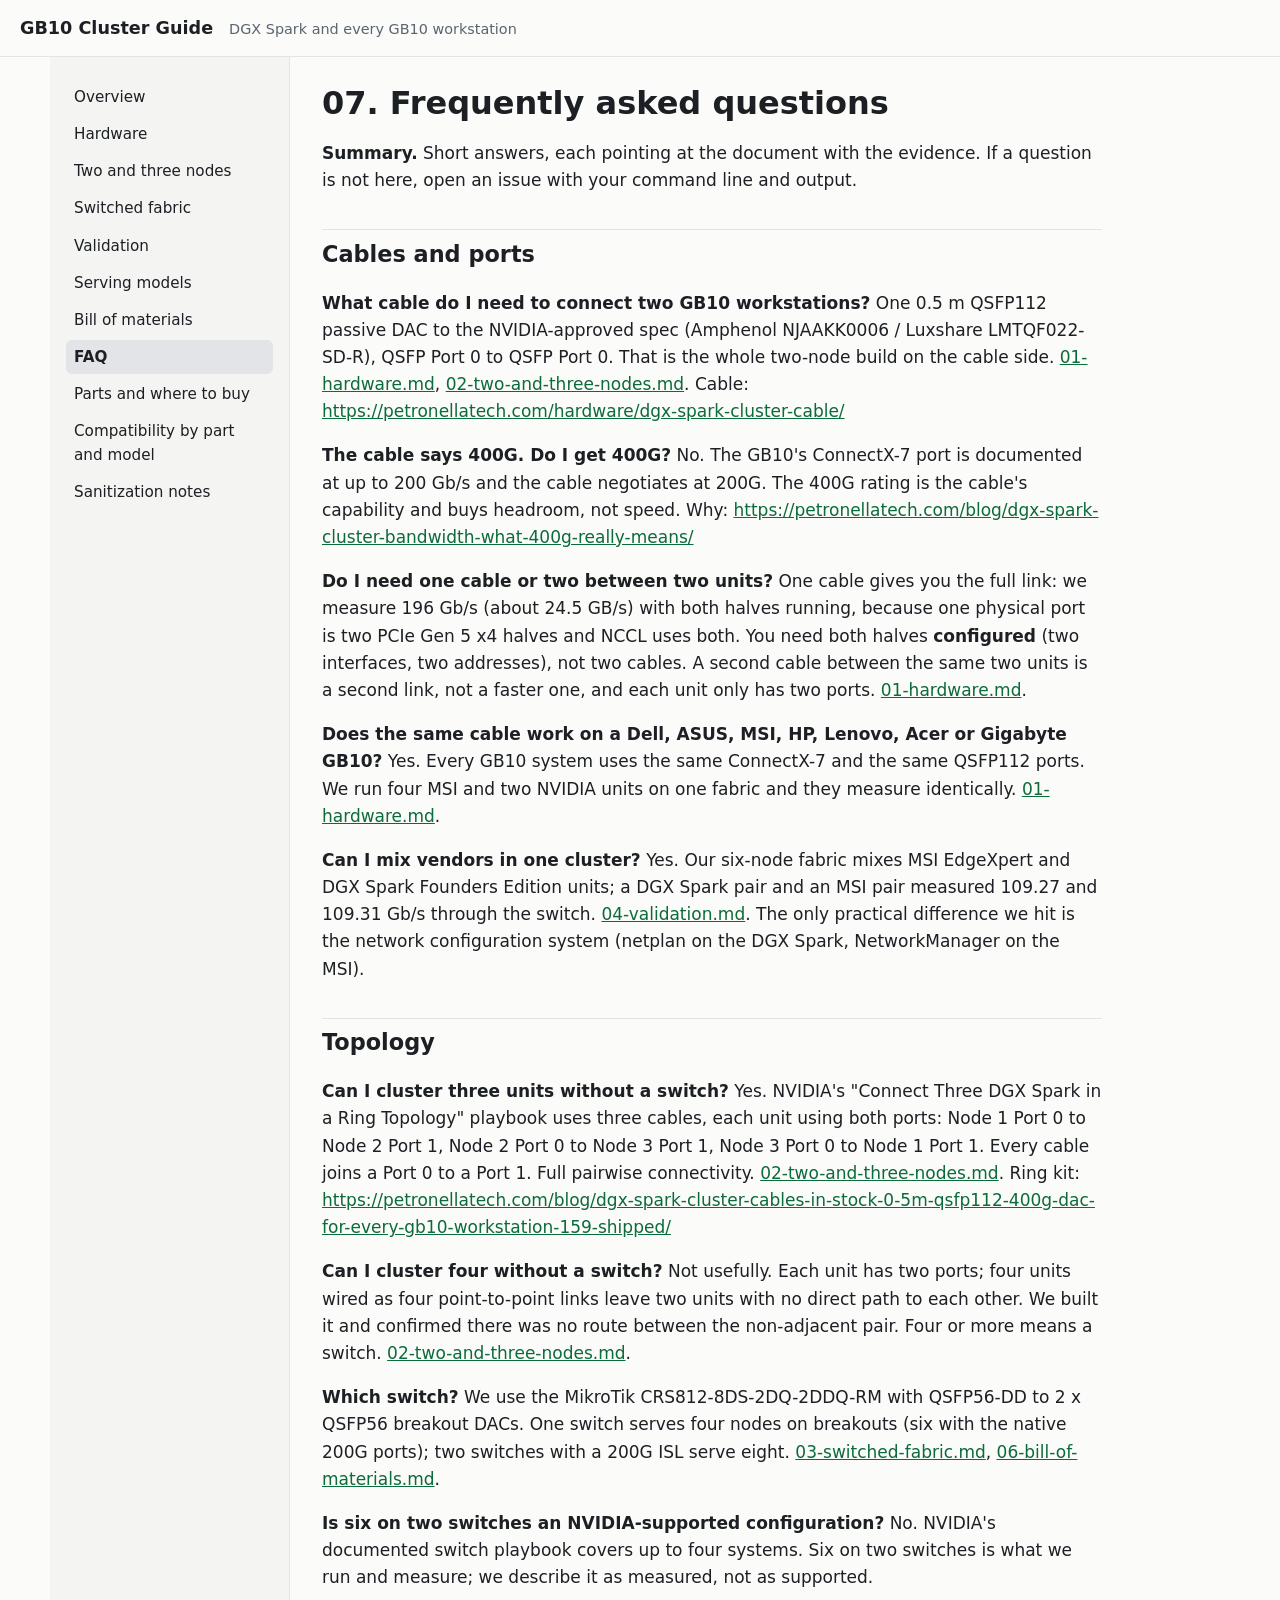
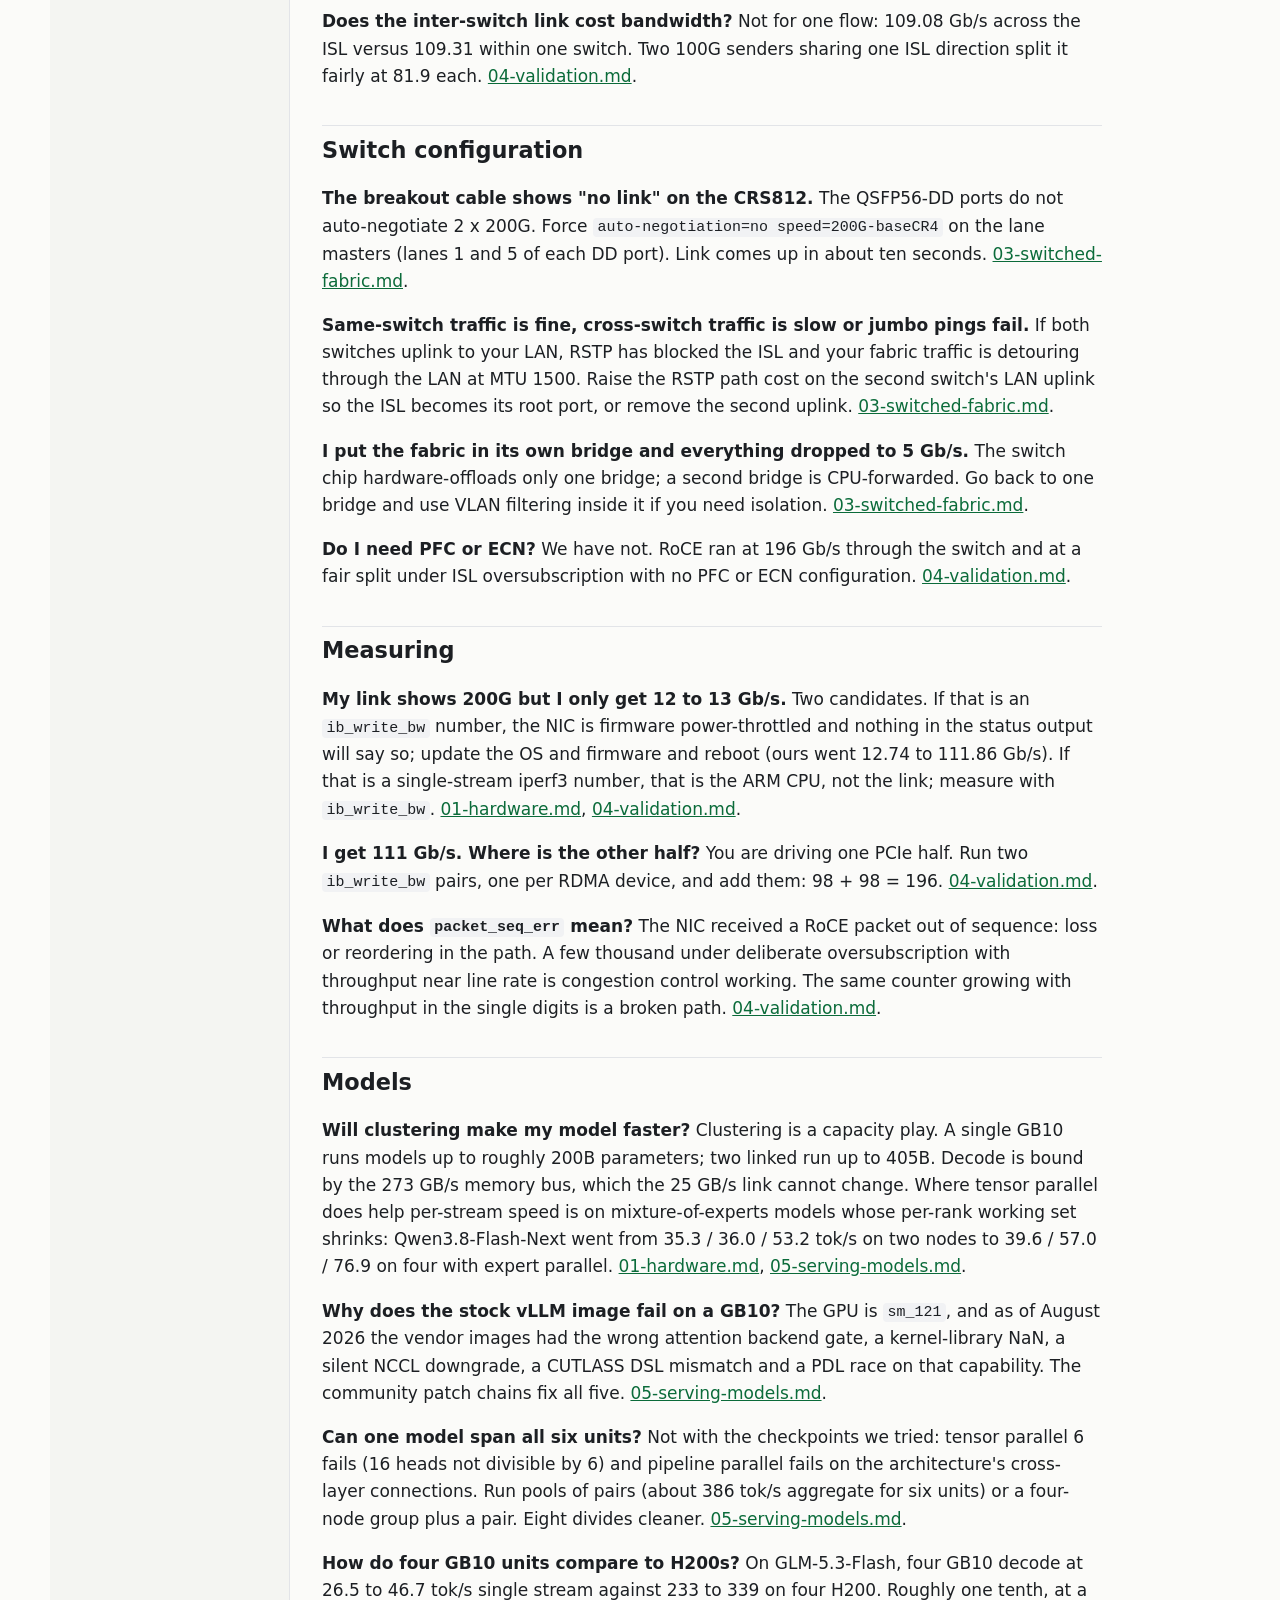
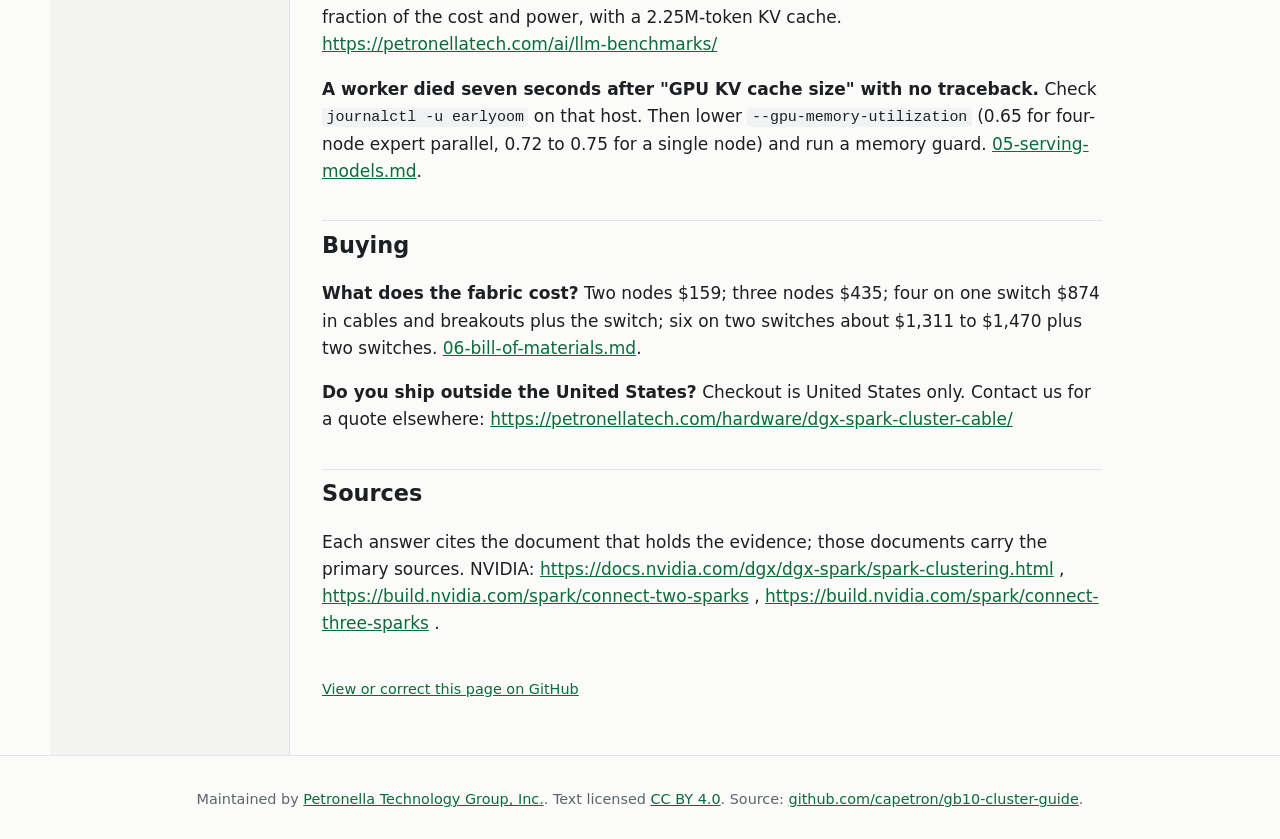
<file: faq/index.html>
<!doctype html>
<html lang="en">
<head>
<meta charset="utf-8">
<meta name="viewport" content="width=device-width, initial-scale=1">
<title>DGX Spark and GB10 Clustering FAQ</title>
<meta name="description" content="Short answers on clustering NVIDIA GB10 workstations: cables, ports, ring wiring, switches, measured bandwidth and what clustering does for model speed.">
<link rel="canonical" href="https://capetron.github.io/gb10-cluster-guide/faq/">
<meta name="robots" content="index, follow">
<meta property="og:type" content="article">
<meta property="og:site_name" content="GB10 Cluster Guide">
<meta property="og:title" content="DGX Spark and GB10 Clustering FAQ">
<meta property="og:description" content="Short answers on clustering NVIDIA GB10 workstations: cables, ports, ring wiring, switches, measured bandwidth and what clustering does for model speed.">
<meta property="og:url" content="https://capetron.github.io/gb10-cluster-guide/faq/">
<meta property="og:image" content="https://capetron.github.io/gb10-cluster-guide/og.png">
<meta property="og:image:width" content="1200">
<meta property="og:image:height" content="630">
<meta property="og:image:alt" content="Clustering NVIDIA GB10 workstations">
<meta property="og:locale" content="en_US">
<meta property="article:modified_time" content="2026-09-24">
<meta name="twitter:card" content="summary_large_image">
<meta name="twitter:title" content="DGX Spark and GB10 Clustering FAQ">
<meta name="twitter:description" content="Short answers on clustering NVIDIA GB10 workstations: cables, ports, ring wiring, switches, measured bandwidth and what clustering does for model speed.">
<meta name="twitter:image" content="https://capetron.github.io/gb10-cluster-guide/og.png">
<link rel="stylesheet" href="../style.css">
<link rel="sitemap" type="application/xml" href="https://capetron.github.io/gb10-cluster-guide/sitemap.xml">
<script type="application/ld+json">{"@context": "https://schema.org", "@type": "TechArticle", "headline": "DGX Spark and GB10 Clustering FAQ", "description": "Short answers on clustering NVIDIA GB10 workstations: cables, ports, ring wiring, switches, measured bandwidth and what clustering does for model speed.", "url": "https://capetron.github.io/gb10-cluster-guide/faq/", "dateModified": "2026-09-24", "inLanguage": "en", "license": "https://creativecommons.org/licenses/by/4.0/", "image": "https://capetron.github.io/gb10-cluster-guide/og.png", "author": {"@type": "Organization", "name": "Petronella Technology Group, Inc.", "url": "https://petronellatech.com/"}, "publisher": {"@type": "Organization", "name": "Petronella Technology Group, Inc.", "url": "https://petronellatech.com/"}, "isPartOf": {"@type": "WebSite", "name": "GB10 Cluster Guide", "url": "https://capetron.github.io/gb10-cluster-guide/"}}</script>
</head>
<body>
<header class="top"><a class="brand" href="../">GB10 Cluster Guide</a>
<span class="tag">DGX Spark and every GB10 workstation</span></header>
<div class="wrap">
<nav class="side" aria-label="Guide sections"><ol><li><a href="../">Overview</a></li><li><a href="../hardware/">Hardware</a></li><li><a href="../two-and-three-nodes/">Two and three nodes</a></li><li><a href="../switched-fabric/">Switched fabric</a></li><li><a href="../validation/">Validation</a></li><li><a href="../serving-models/">Serving models</a></li><li><a href="../bill-of-materials/">Bill of materials</a></li><li><a href="../faq/" aria-current="page">FAQ</a></li><li><a href="../parts-and-where-to-buy/">Parts and where to buy</a></li><li><a href="../compatibility/">Compatibility by part and model</a></li><li><a href="../sanitization-notes/">Sanitization notes</a></li></ol></nav>
<main>
<article>
<h1 id="07-frequently-asked-questions">07. Frequently asked questions</h1>
<p><strong>Summary.</strong> Short answers, each pointing at the document with the evidence. If a
question is not here, open an issue with your command line and output.</p>
<h2 id="cables-and-ports">Cables and ports</h2>
<p><strong>What cable do I need to connect two GB10 workstations?</strong>
One 0.5 m QSFP112 passive DAC to the NVIDIA-approved spec (Amphenol NJAAKK0006 /
Luxshare LMTQF022-SD-R), QSFP Port 0 to QSFP Port 0. That is the whole two-node build on
the cable side. <a href="../hardware/">01-hardware.md</a>, <a href="../two-and-three-nodes/">02-two-and-three-nodes.md</a>.
Cable: <a href="https://petronellatech.com/hardware/dgx-spark-cluster-cable/">https://petronellatech.com/hardware/dgx-spark-cluster-cable/</a></p>
<p><strong>The cable says 400G. Do I get 400G?</strong>
No. The GB10's ConnectX-7 port is documented at up to 200 Gb/s and the cable negotiates
at 200G. The 400G rating is the cable's capability and buys headroom, not speed. Why:
<a href="https://petronellatech.com/blog/dgx-spark-cluster-bandwidth-what-400g-really-means/">https://petronellatech.com/blog/dgx-spark-cluster-bandwidth-what-400g-really-means/</a></p>
<p><strong>Do I need one cable or two between two units?</strong>
One cable gives you the full link: we measure 196 Gb/s (about 24.5 GB/s) with both halves
running, because one physical port is two PCIe Gen 5 x4
halves and NCCL uses both. You need both halves <strong>configured</strong> (two interfaces, two
addresses), not two cables. A second cable between the same two units is a second link,
not a faster one, and each unit only has two ports. <a href="../hardware/">01-hardware.md</a>.</p>
<p><strong>Does the same cable work on a Dell, ASUS, MSI, HP, Lenovo, Acer or Gigabyte GB10?</strong>
Yes. Every GB10 system uses the same ConnectX-7 and the same QSFP112 ports. We run four
MSI and two NVIDIA units on one fabric and they measure identically. <a href="../hardware/">01-hardware.md</a>.</p>
<p><strong>Can I mix vendors in one cluster?</strong>
Yes. Our six-node fabric mixes MSI EdgeXpert and DGX Spark Founders Edition units; a
DGX Spark pair and an MSI pair measured 109.27 and 109.31 Gb/s through the switch.
<a href="../validation/">04-validation.md</a>. The only practical difference we hit is the
network configuration system (netplan on the DGX Spark, NetworkManager on the MSI).</p>
<h2 id="topology">Topology</h2>
<p><strong>Can I cluster three units without a switch?</strong>
Yes. NVIDIA's "Connect Three DGX Spark in a Ring Topology" playbook uses three cables,
each unit using both ports: Node 1 Port 0 to Node 2 Port 1, Node 2 Port 0 to Node 3 Port 1,
Node 3 Port 0 to Node 1 Port 1. Every cable joins a Port 0 to a Port 1. Full pairwise
connectivity. <a href="../two-and-three-nodes/">02-two-and-three-nodes.md</a>. Ring kit:
<a href="https://petronellatech.com/blog/dgx-spark-cluster-cables-in-stock-0-5m-qsfp112-400g-dac-for-every-gb10-workstation-159-shipped/">https://petronellatech.com/blog/dgx-spark-cluster-cables-in-stock-0-5m-qsfp112-400g-dac-for-every-gb10-workstation-159-shipped/</a></p>
<p><strong>Can I cluster four without a switch?</strong>
Not usefully. Each unit has two ports; four units wired as four point-to-point links
leave two units with no direct path to each other. We built it and confirmed there was
no route between the non-adjacent pair. Four or more means a switch.
<a href="../two-and-three-nodes/">02-two-and-three-nodes.md</a>.</p>
<p><strong>Which switch?</strong>
We use the MikroTik CRS812-8DS-2DQ-2DDQ-RM with QSFP56-DD to 2 x QSFP56 breakout DACs.
One switch serves four nodes on breakouts (six with the native 200G ports); two switches
with a 200G ISL serve eight. <a href="../switched-fabric/">03-switched-fabric.md</a>,
<a href="../bill-of-materials/">06-bill-of-materials.md</a>.</p>
<p><strong>Is six on two switches an NVIDIA-supported configuration?</strong>
No. NVIDIA's documented switch playbook covers up to four systems. Six on two switches is
what we run and measure; we describe it as measured, not as supported.</p>
<p><strong>Does the inter-switch link cost bandwidth?</strong>
Not for one flow: 109.08 Gb/s across the ISL versus 109.31 within one switch. Two 100G
senders sharing one ISL direction split it fairly at 81.9 each. <a href="../validation/">04-validation.md</a>.</p>
<h2 id="switch-configuration">Switch configuration</h2>
<p><strong>The breakout cable shows "no link" on the CRS812.</strong>
The QSFP56-DD ports do not auto-negotiate 2 x 200G. Force
<code>auto-negotiation=no speed=200G-baseCR4</code> on the lane masters (lanes 1 and 5 of each DD
port). Link comes up in about ten seconds. <a href="../switched-fabric/">03-switched-fabric.md</a>.</p>
<p><strong>Same-switch traffic is fine, cross-switch traffic is slow or jumbo pings fail.</strong>
If both switches uplink to your LAN, RSTP has blocked the ISL and your fabric traffic is
detouring through the LAN at MTU 1500. Raise the RSTP path cost on the second switch's
LAN uplink so the ISL becomes its root port, or remove the second uplink.
<a href="../switched-fabric/">03-switched-fabric.md</a>.</p>
<p><strong>I put the fabric in its own bridge and everything dropped to 5 Gb/s.</strong>
The switch chip hardware-offloads only one bridge; a second bridge is CPU-forwarded. Go
back to one bridge and use VLAN filtering inside it if you need isolation.
<a href="../switched-fabric/">03-switched-fabric.md</a>.</p>
<p><strong>Do I need PFC or ECN?</strong>
We have not. RoCE ran at 196 Gb/s through the switch and at a fair split under ISL
oversubscription with no PFC or ECN configuration. <a href="../validation/">04-validation.md</a>.</p>
<h2 id="measuring">Measuring</h2>
<p><strong>My link shows 200G but I only get 12 to 13 Gb/s.</strong>
Two candidates. If that is an <code>ib_write_bw</code> number, the NIC is firmware power-throttled
and nothing in the status output will say so; update the OS and firmware and reboot (ours
went 12.74 to 111.86 Gb/s). If that is a single-stream iperf3 number, that is the ARM
CPU, not the link; measure with <code>ib_write_bw</code>. <a href="../hardware/">01-hardware.md</a>,
<a href="../validation/">04-validation.md</a>.</p>
<p><strong>I get 111 Gb/s. Where is the other half?</strong>
You are driving one PCIe half. Run two <code>ib_write_bw</code> pairs, one per RDMA device, and add
them: 98 + 98 = 196. <a href="../validation/">04-validation.md</a>.</p>
<p><strong>What does <code>packet_seq_err</code> mean?</strong>
The NIC received a RoCE packet out of sequence: loss or reordering in the path. A few
thousand under deliberate oversubscription with throughput near line rate is congestion
control working. The same counter growing with throughput in the single digits is a
broken path. <a href="../validation/">04-validation.md</a>.</p>
<h2 id="models">Models</h2>
<p><strong>Will clustering make my model faster?</strong>
Clustering is a capacity play. A single GB10 runs models up to roughly 200B parameters;
two linked run up to 405B. Decode is bound by the 273 GB/s memory bus, which the 25 GB/s
link cannot change. Where tensor parallel does help per-stream speed is on
mixture-of-experts models whose per-rank working set shrinks: Qwen3.8-Flash-Next went
from 35.3 / 36.0 / 53.2 tok/s on two nodes to 39.6 / 57.0 / 76.9 on four with expert
parallel. <a href="../hardware/">01-hardware.md</a>, <a href="../serving-models/">05-serving-models.md</a>.</p>
<p><strong>Why does the stock vLLM image fail on a GB10?</strong>
The GPU is <code>sm_121</code>, and as of August 2026 the vendor images had the wrong attention
backend gate, a kernel-library NaN, a silent NCCL downgrade, a CUTLASS DSL mismatch and
a PDL race on that capability. The community patch chains fix all five.
<a href="../serving-models/">05-serving-models.md</a>.</p>
<p><strong>Can one model span all six units?</strong>
Not with the checkpoints we tried: tensor parallel 6 fails (16 heads not divisible by 6)
and pipeline parallel fails on the architecture's cross-layer connections. Run pools of
pairs (about 386 tok/s aggregate for six units) or a four-node group plus a pair. Eight
divides cleaner. <a href="../serving-models/">05-serving-models.md</a>.</p>
<p><strong>How do four GB10 units compare to H200s?</strong>
On GLM-5.3-Flash, four GB10 decode at 26.5 to 46.7 tok/s single stream against 233 to
339 on four H200. Roughly one tenth, at a fraction of the cost and power, with a
2.25M-token KV cache. <a href="https://petronellatech.com/ai/llm-benchmarks/">https://petronellatech.com/ai/llm-benchmarks/</a></p>
<p><strong>A worker died seven seconds after "GPU KV cache size" with no traceback.</strong>
Check <code>journalctl -u earlyoom</code> on that host. Then lower <code>--gpu-memory-utilization</code> (0.65
for four-node expert parallel, 0.72 to 0.75 for a single node) and run a memory guard.
<a href="../serving-models/">05-serving-models.md</a>.</p>
<h2 id="buying">Buying</h2>
<p><strong>What does the fabric cost?</strong>
Two nodes $159; three nodes $435; four on one switch $874 in cables and breakouts plus
the switch; six on two switches about $1,311 to $1,470 plus two switches.
<a href="../bill-of-materials/">06-bill-of-materials.md</a>.</p>
<p><strong>Do you ship outside the United States?</strong>
Checkout is United States only. Contact us for a quote elsewhere:
<a href="https://petronellatech.com/hardware/dgx-spark-cluster-cable/">https://petronellatech.com/hardware/dgx-spark-cluster-cable/</a></p>
<h2 id="sources">Sources</h2>
<p>Each answer cites the document that holds the evidence; those documents carry the
primary sources. NVIDIA: <a href="https://docs.nvidia.com/dgx/dgx-spark/spark-clustering.html">https://docs.nvidia.com/dgx/dgx-spark/spark-clustering.html</a> ,
<a href="https://build.nvidia.com/spark/connect-two-sparks">https://build.nvidia.com/spark/connect-two-sparks</a> ,
<a href="https://build.nvidia.com/spark/connect-three-sparks">https://build.nvidia.com/spark/connect-three-sparks</a> .</p>
</article>
<p class="src"><a href="https://github.com/capetron/gb10-cluster-guide/blob/main/docs/07-faq.md">View or correct this page on GitHub</a></p>
</main>
</div>
<footer>
<p>Maintained by <a href="https://petronellatech.com/">Petronella Technology Group, Inc.</a>. Text licensed
<a href="https://creativecommons.org/licenses/by/4.0/">CC BY 4.0</a>.
Source: <a href="https://github.com/capetron/gb10-cluster-guide">github.com/capetron/gb10-cluster-guide</a>.</p>
</footer>
</body>
</html>
</file>
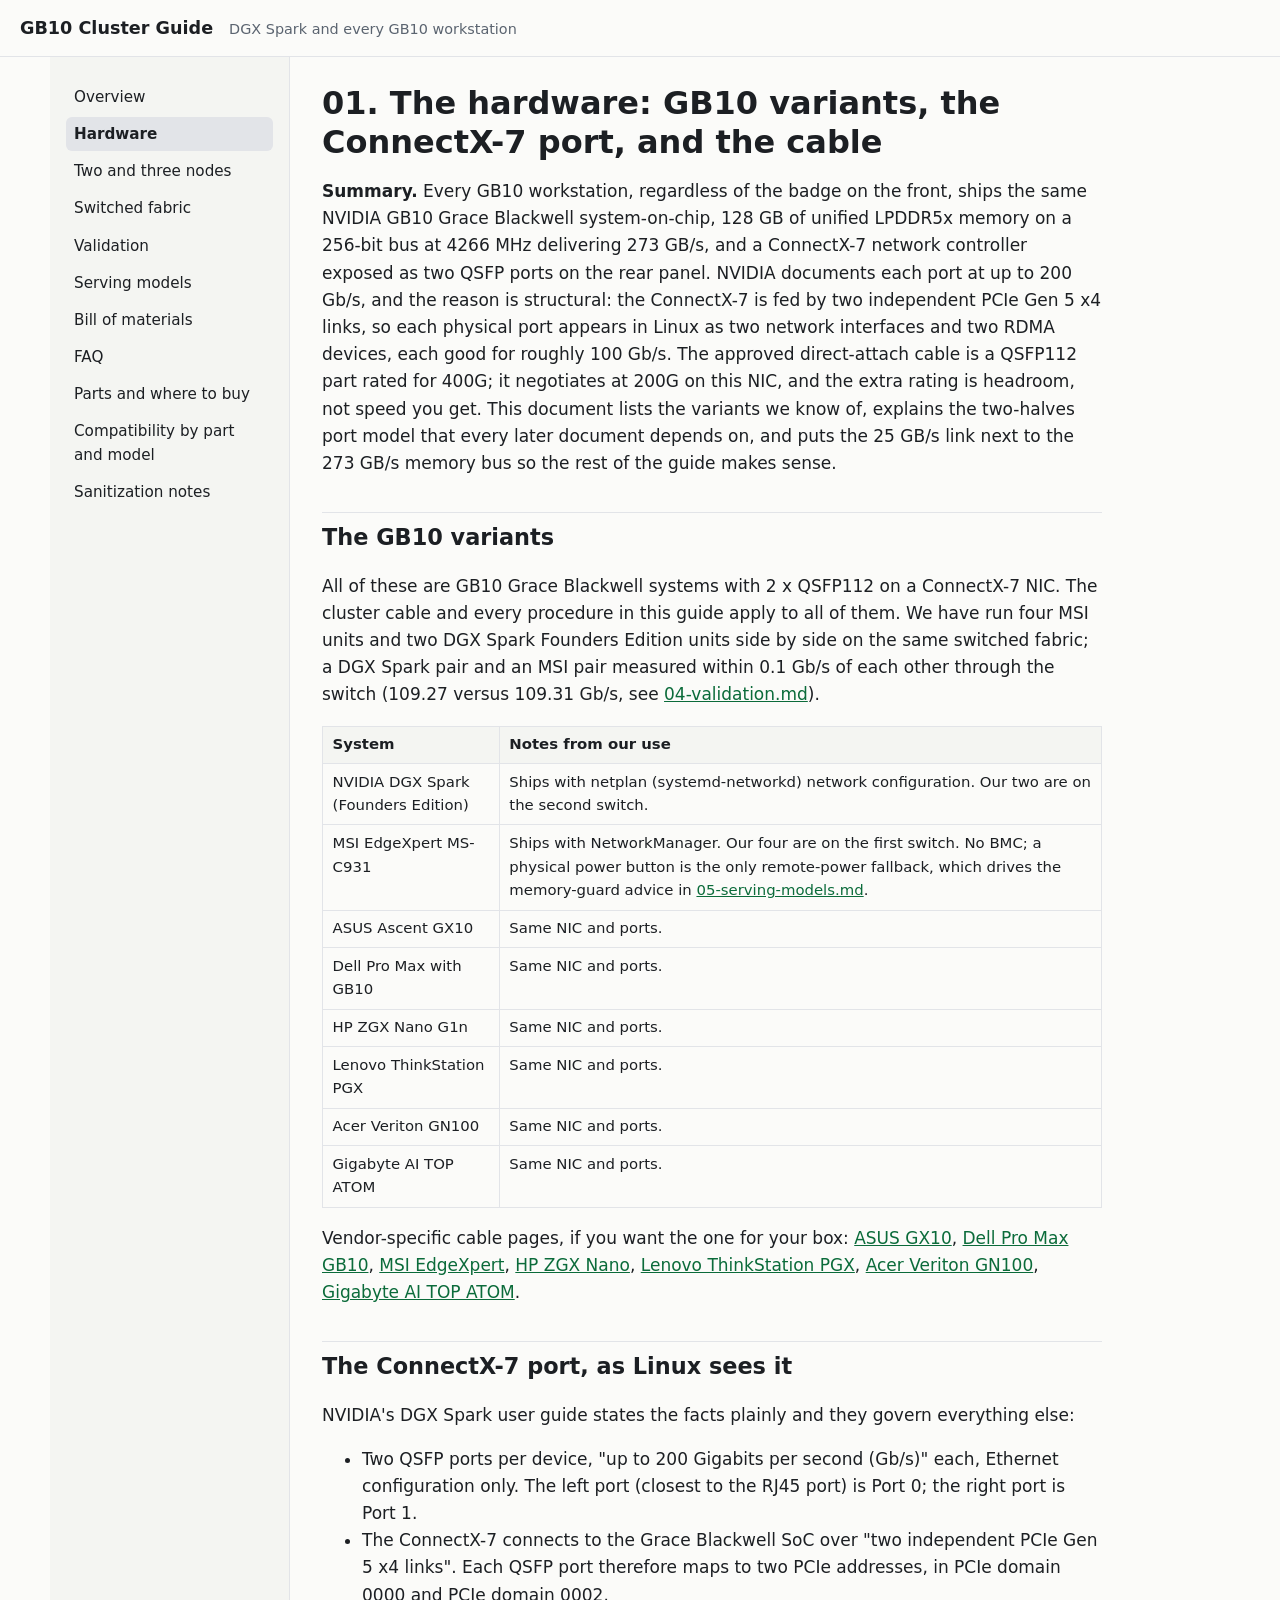
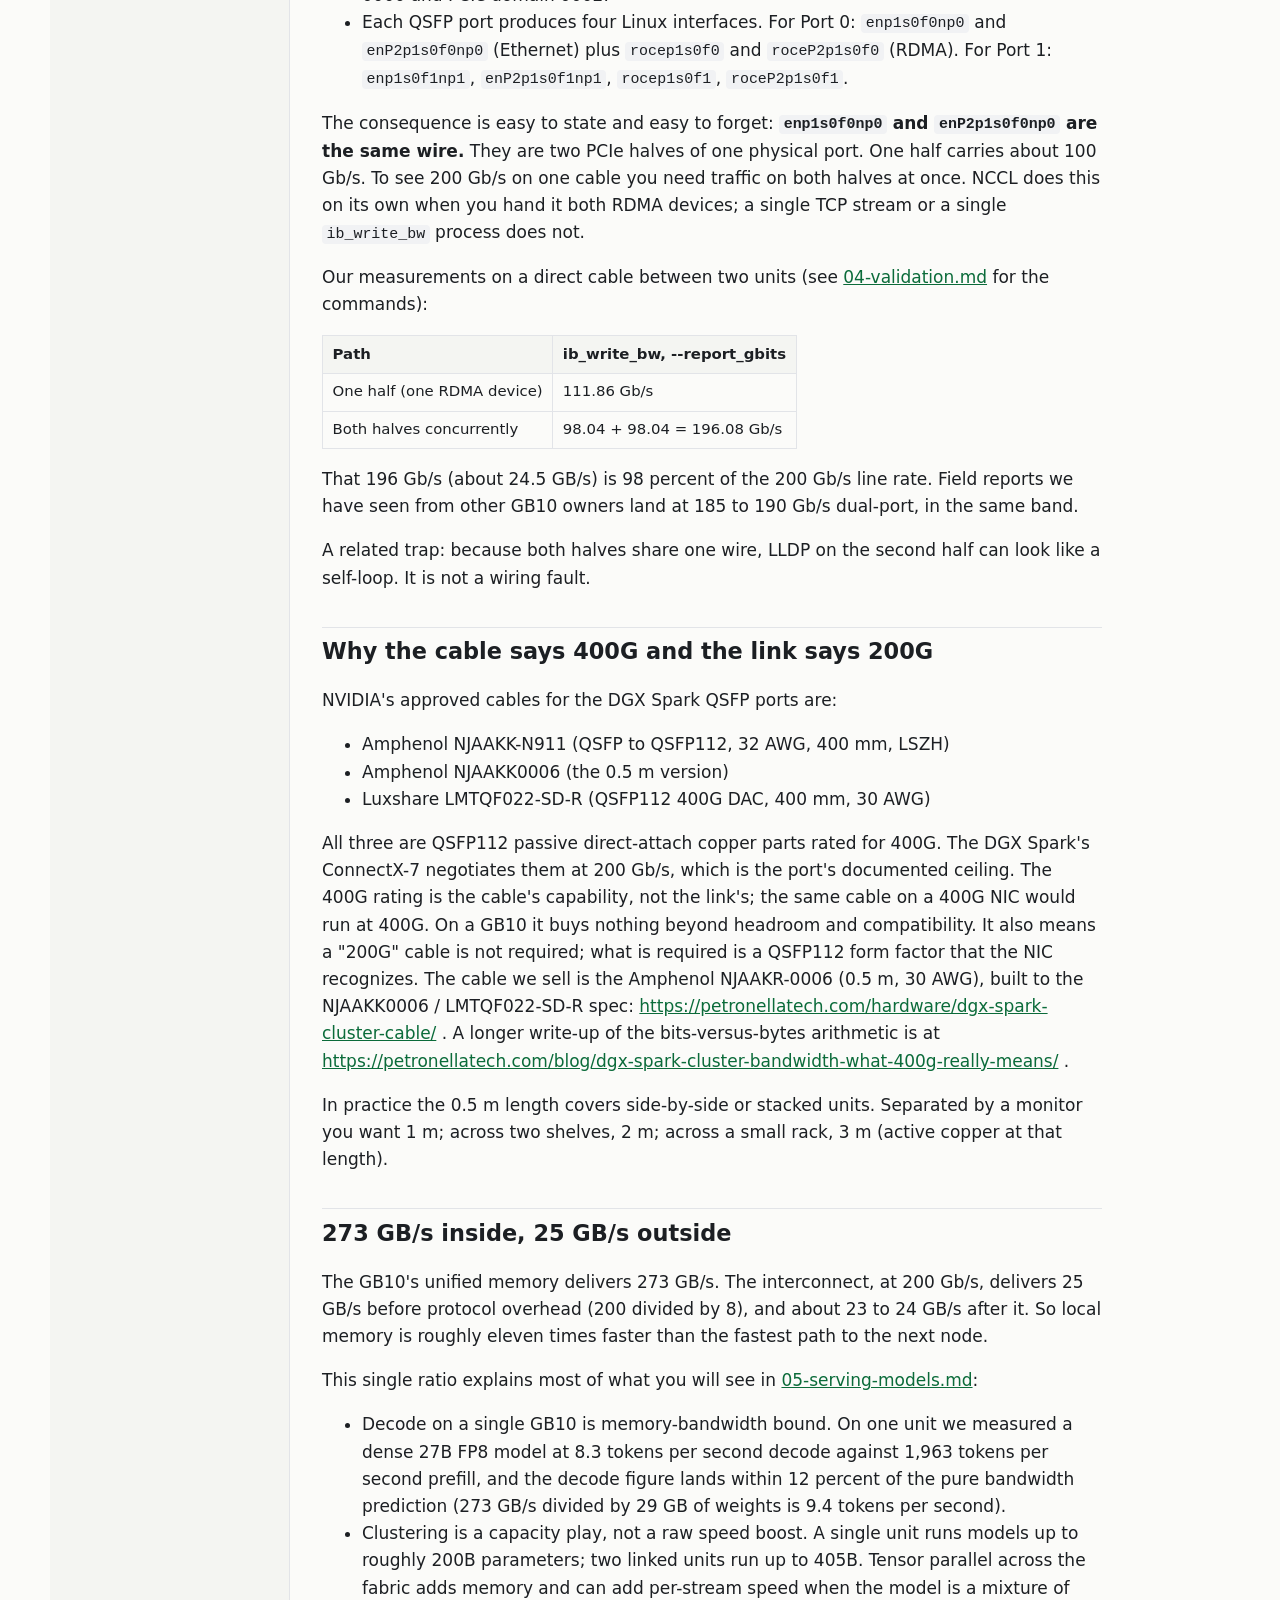
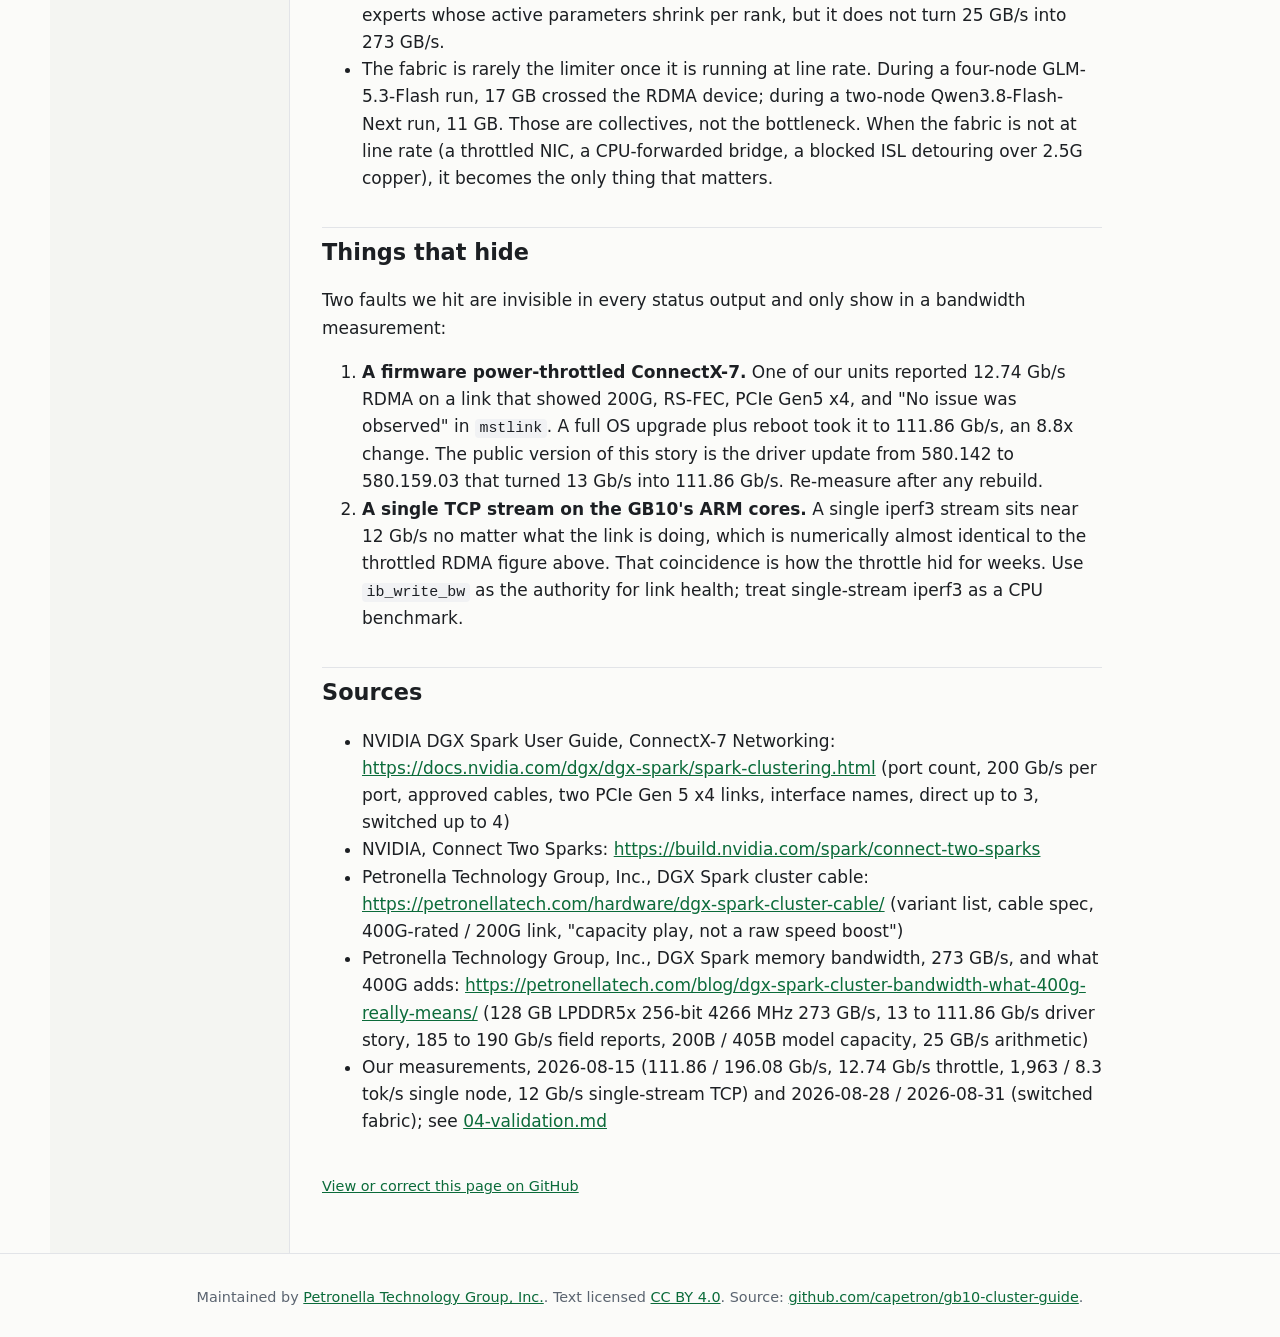
<file: hardware/index.html>
<!doctype html>
<html lang="en">
<head>
<meta charset="utf-8">
<meta name="viewport" content="width=device-width, initial-scale=1">
<title>GB10 ConnectX-7 Ports, Cables and Bandwidth Explained</title>
<meta name="description" content="The GB10 ConnectX-7 port explained: two PCIe Gen 5 x4 halves per QSFP port, why the cable is 400G-rated but links at 200G, and 196 Gb/s measured.">
<link rel="canonical" href="https://capetron.github.io/gb10-cluster-guide/hardware/">
<meta name="robots" content="index, follow">
<meta property="og:type" content="article">
<meta property="og:site_name" content="GB10 Cluster Guide">
<meta property="og:title" content="GB10 ConnectX-7 Ports, Cables and Bandwidth Explained">
<meta property="og:description" content="The GB10 ConnectX-7 port explained: two PCIe Gen 5 x4 halves per QSFP port, why the cable is 400G-rated but links at 200G, and 196 Gb/s measured.">
<meta property="og:url" content="https://capetron.github.io/gb10-cluster-guide/hardware/">
<meta property="og:image" content="https://capetron.github.io/gb10-cluster-guide/og.png">
<meta property="og:image:width" content="1200">
<meta property="og:image:height" content="630">
<meta property="og:image:alt" content="Clustering NVIDIA GB10 workstations">
<meta property="og:locale" content="en_US">
<meta property="article:modified_time" content="2026-09-24">
<meta name="twitter:card" content="summary_large_image">
<meta name="twitter:title" content="GB10 ConnectX-7 Ports, Cables and Bandwidth Explained">
<meta name="twitter:description" content="The GB10 ConnectX-7 port explained: two PCIe Gen 5 x4 halves per QSFP port, why the cable is 400G-rated but links at 200G, and 196 Gb/s measured.">
<meta name="twitter:image" content="https://capetron.github.io/gb10-cluster-guide/og.png">
<link rel="stylesheet" href="../style.css">
<link rel="sitemap" type="application/xml" href="https://capetron.github.io/gb10-cluster-guide/sitemap.xml">
<script type="application/ld+json">{"@context": "https://schema.org", "@type": "TechArticle", "headline": "GB10 ConnectX-7 Ports, Cables and Bandwidth Explained", "description": "The GB10 ConnectX-7 port explained: two PCIe Gen 5 x4 halves per QSFP port, why the cable is 400G-rated but links at 200G, and 196 Gb/s measured.", "url": "https://capetron.github.io/gb10-cluster-guide/hardware/", "dateModified": "2026-09-24", "inLanguage": "en", "license": "https://creativecommons.org/licenses/by/4.0/", "image": "https://capetron.github.io/gb10-cluster-guide/og.png", "author": {"@type": "Organization", "name": "Petronella Technology Group, Inc.", "url": "https://petronellatech.com/"}, "publisher": {"@type": "Organization", "name": "Petronella Technology Group, Inc.", "url": "https://petronellatech.com/"}, "isPartOf": {"@type": "WebSite", "name": "GB10 Cluster Guide", "url": "https://capetron.github.io/gb10-cluster-guide/"}}</script>
</head>
<body>
<header class="top"><a class="brand" href="../">GB10 Cluster Guide</a>
<span class="tag">DGX Spark and every GB10 workstation</span></header>
<div class="wrap">
<nav class="side" aria-label="Guide sections"><ol><li><a href="../">Overview</a></li><li><a href="../hardware/" aria-current="page">Hardware</a></li><li><a href="../two-and-three-nodes/">Two and three nodes</a></li><li><a href="../switched-fabric/">Switched fabric</a></li><li><a href="../validation/">Validation</a></li><li><a href="../serving-models/">Serving models</a></li><li><a href="../bill-of-materials/">Bill of materials</a></li><li><a href="../faq/">FAQ</a></li><li><a href="../parts-and-where-to-buy/">Parts and where to buy</a></li><li><a href="../compatibility/">Compatibility by part and model</a></li><li><a href="../sanitization-notes/">Sanitization notes</a></li></ol></nav>
<main>
<article>
<h1 id="01-the-hardware-gb10-variants-the-connectx-7-port-and-the-cable">01. The hardware: GB10 variants, the ConnectX-7 port, and the cable</h1>
<p><strong>Summary.</strong> Every GB10 workstation, regardless of the badge on the front, ships the same
NVIDIA GB10 Grace Blackwell system-on-chip, 128 GB of unified LPDDR5x memory on a 256-bit
bus at 4266 MHz delivering 273 GB/s, and a ConnectX-7 network controller exposed as two
QSFP ports on the rear panel. NVIDIA documents each port at up to 200 Gb/s, and the reason
is structural: the ConnectX-7 is fed by two independent PCIe Gen 5 x4 links, so each
physical port appears in Linux as two network interfaces and two RDMA devices, each good
for roughly 100 Gb/s. The approved direct-attach cable is a QSFP112 part rated for 400G;
it negotiates at 200G on this NIC, and the extra rating is headroom, not speed you get.
This document lists the variants we know of, explains the two-halves port model that every
later document depends on, and puts the 25 GB/s link next to the 273 GB/s memory bus so
the rest of the guide makes sense.</p>
<h2 id="the-gb10-variants">The GB10 variants</h2>
<p>All of these are GB10 Grace Blackwell systems with 2 x QSFP112 on a ConnectX-7 NIC. The
cluster cable and every procedure in this guide apply to all of them. We have run four
MSI units and two DGX Spark Founders Edition units side by side on the same switched
fabric; a DGX Spark pair and an MSI pair measured within 0.1 Gb/s of each other through
the switch (109.27 versus 109.31 Gb/s, see <a href="../validation/">04-validation.md</a>).</p>
<table>
<thead>
<tr>
<th>System</th>
<th>Notes from our use</th>
</tr>
</thead>
<tbody>
<tr>
<td>NVIDIA DGX Spark (Founders Edition)</td>
<td>Ships with netplan (systemd-networkd) network configuration. Our two are on the second switch.</td>
</tr>
<tr>
<td>MSI EdgeXpert MS-C931</td>
<td>Ships with NetworkManager. Our four are on the first switch. No BMC; a physical power button is the only remote-power fallback, which drives the memory-guard advice in <a href="../serving-models/">05-serving-models.md</a>.</td>
</tr>
<tr>
<td>ASUS Ascent GX10</td>
<td>Same NIC and ports.</td>
</tr>
<tr>
<td>Dell Pro Max with GB10</td>
<td>Same NIC and ports.</td>
</tr>
<tr>
<td>HP ZGX Nano G1n</td>
<td>Same NIC and ports.</td>
</tr>
<tr>
<td>Lenovo ThinkStation PGX</td>
<td>Same NIC and ports.</td>
</tr>
<tr>
<td>Acer Veriton GN100</td>
<td>Same NIC and ports.</td>
</tr>
<tr>
<td>Gigabyte AI TOP ATOM</td>
<td>Same NIC and ports.</td>
</tr>
</tbody>
</table>
<p>Vendor-specific cable pages, if you want the one for your box:
<a href="https://petronellatech.com/hardware/asus-gx10-cluster-cable/">ASUS GX10</a>,
<a href="https://petronellatech.com/hardware/dell-pro-max-gb10-cluster-cable/">Dell Pro Max GB10</a>,
<a href="https://petronellatech.com/hardware/msi-edgexpert-cluster-cable/">MSI EdgeXpert</a>,
<a href="https://petronellatech.com/hardware/hp-zgx-nano-cluster-cable/">HP ZGX Nano</a>,
<a href="https://petronellatech.com/hardware/lenovo-thinkstation-pgx-cluster-cable/">Lenovo ThinkStation PGX</a>,
<a href="https://petronellatech.com/hardware/acer-veriton-gn100-cluster-cable/">Acer Veriton GN100</a>,
<a href="https://petronellatech.com/hardware/gigabyte-ai-top-atom-cluster-cable/">Gigabyte AI TOP ATOM</a>.</p>
<h2 id="the-connectx-7-port-as-linux-sees-it">The ConnectX-7 port, as Linux sees it</h2>
<p>NVIDIA's DGX Spark user guide states the facts plainly and they govern everything else:</p>
<ul>
<li>Two QSFP ports per device, "up to 200 Gigabits per second (Gb/s)" each, Ethernet
  configuration only. The left port (closest to the RJ45 port) is Port 0; the right
  port is Port 1.</li>
<li>The ConnectX-7 connects to the Grace Blackwell SoC over "two independent PCIe Gen 5 x4
  links". Each QSFP port therefore maps to two PCIe addresses, in PCIe domain 0000 and
  PCIe domain 0002.</li>
<li>Each QSFP port produces four Linux interfaces. For Port 0: <code>enp1s0f0np0</code> and
  <code>enP2p1s0f0np0</code> (Ethernet) plus <code>rocep1s0f0</code> and <code>roceP2p1s0f0</code> (RDMA). For Port 1:
  <code>enp1s0f1np1</code>, <code>enP2p1s0f1np1</code>, <code>rocep1s0f1</code>, <code>roceP2p1s0f1</code>.</li>
</ul>
<p>The consequence is easy to state and easy to forget: <strong><code>enp1s0f0np0</code> and <code>enP2p1s0f0np0</code>
are the same wire.</strong> They are two PCIe halves of one physical port. One half carries about
100 Gb/s. To see 200 Gb/s on one cable you need traffic on both halves at once. NCCL does
this on its own when you hand it both RDMA devices; a single TCP stream or a single
<code>ib_write_bw</code> process does not.</p>
<p>Our measurements on a direct cable between two units (see <a href="../validation/">04-validation.md</a>
for the commands):</p>
<table>
<thead>
<tr>
<th>Path</th>
<th>ib_write_bw, --report_gbits</th>
</tr>
</thead>
<tbody>
<tr>
<td>One half (one RDMA device)</td>
<td>111.86 Gb/s</td>
</tr>
<tr>
<td>Both halves concurrently</td>
<td>98.04 + 98.04 = 196.08 Gb/s</td>
</tr>
</tbody>
</table>
<p>That 196 Gb/s (about 24.5 GB/s) is 98 percent of the 200 Gb/s line rate. Field reports we have seen from
other GB10 owners land at 185 to 190 Gb/s dual-port, in the same band.</p>
<p>A related trap: because both halves share one wire, LLDP on the second half can look like
a self-loop. It is not a wiring fault.</p>
<h2 id="why-the-cable-says-400g-and-the-link-says-200g">Why the cable says 400G and the link says 200G</h2>
<p>NVIDIA's approved cables for the DGX Spark QSFP ports are:</p>
<ul>
<li>Amphenol NJAAKK-N911 (QSFP to QSFP112, 32 AWG, 400 mm, LSZH)</li>
<li>Amphenol NJAAKK0006 (the 0.5 m version)</li>
<li>Luxshare LMTQF022-SD-R (QSFP112 400G DAC, 400 mm, 30 AWG)</li>
</ul>
<p>All three are QSFP112 passive direct-attach copper parts rated for 400G. The DGX Spark's
ConnectX-7 negotiates them at 200 Gb/s, which is the port's documented ceiling. The 400G
rating is the cable's capability, not the link's; the same cable on a 400G NIC would run at
400G. On a GB10 it buys nothing beyond headroom and compatibility. It also means a
"200G" cable is not required; what is required is a QSFP112 form factor that the NIC
recognizes. The cable we sell is the Amphenol NJAAKR-0006 (0.5 m, 30 AWG), built to the
NJAAKK0006 / LMTQF022-SD-R spec:
<a href="https://petronellatech.com/hardware/dgx-spark-cluster-cable/">https://petronellatech.com/hardware/dgx-spark-cluster-cable/</a> . A longer write-up of the
bits-versus-bytes arithmetic is at
<a href="https://petronellatech.com/blog/dgx-spark-cluster-bandwidth-what-400g-really-means/">https://petronellatech.com/blog/dgx-spark-cluster-bandwidth-what-400g-really-means/</a> .</p>
<p>In practice the 0.5 m length covers side-by-side or stacked units. Separated by a monitor
you want 1 m; across two shelves, 2 m; across a small rack, 3 m (active copper at that
length).</p>
<h2 id="273-gbs-inside-25-gbs-outside">273 GB/s inside, 25 GB/s outside</h2>
<p>The GB10's unified memory delivers 273 GB/s. The interconnect, at 200 Gb/s, delivers
25 GB/s before protocol overhead (200 divided by 8), and about 23 to 24 GB/s after it.
So local memory is roughly eleven times faster than the fastest path to the next node.</p>
<p>This single ratio explains most of what you will see in <a href="../serving-models/">05-serving-models.md</a>:</p>
<ul>
<li>Decode on a single GB10 is memory-bandwidth bound. On one unit we measured a dense
  27B FP8 model at 8.3 tokens per second decode against 1,963 tokens per second prefill,
  and the decode figure lands within 12 percent of the pure bandwidth prediction
  (273 GB/s divided by 29 GB of weights is 9.4 tokens per second).</li>
<li>Clustering is a capacity play, not a raw speed boost. A single unit runs models up to
  roughly 200B parameters; two linked units run up to 405B. Tensor parallel across the
  fabric adds memory and can add per-stream speed when the model is a mixture of experts
  whose active parameters shrink per rank, but it does not turn 25 GB/s into 273 GB/s.</li>
<li>The fabric is rarely the limiter once it is running at line rate. During a four-node
  GLM-5.3-Flash run, 17 GB crossed the RDMA device; during a two-node Qwen3.8-Flash-Next
  run, 11 GB. Those are collectives, not the bottleneck. When the fabric is not at line
  rate (a throttled NIC, a CPU-forwarded bridge, a blocked ISL detouring over 2.5G
  copper), it becomes the only thing that matters.</li>
</ul>
<h2 id="things-that-hide">Things that hide</h2>
<p>Two faults we hit are invisible in every status output and only show in a bandwidth
measurement:</p>
<ol>
<li><strong>A firmware power-throttled ConnectX-7.</strong> One of our units reported 12.74 Gb/s RDMA on a
   link that showed 200G, RS-FEC, PCIe Gen5 x4, and "No issue was observed" in <code>mstlink</code>.
   A full OS upgrade plus reboot took it to 111.86 Gb/s, an 8.8x change. The public
   version of this story is the driver update from 580.142 to 580.159.03 that turned
   13 Gb/s into 111.86 Gb/s. Re-measure after any rebuild.</li>
<li><strong>A single TCP stream on the GB10's ARM cores.</strong> A single iperf3 stream sits near
   12 Gb/s no matter what the link is doing, which is numerically almost identical to the
   throttled RDMA figure above. That coincidence is how the throttle hid for weeks. Use
   <code>ib_write_bw</code> as the authority for link health; treat single-stream iperf3 as a CPU
   benchmark.</li>
</ol>
<h2 id="sources">Sources</h2>
<ul>
<li>NVIDIA DGX Spark User Guide, ConnectX-7 Networking: <a href="https://docs.nvidia.com/dgx/dgx-spark/spark-clustering.html">https://docs.nvidia.com/dgx/dgx-spark/spark-clustering.html</a>
  (port count, 200 Gb/s per port, approved cables, two PCIe Gen 5 x4 links, interface names, direct up to 3, switched up to 4)</li>
<li>NVIDIA, Connect Two Sparks: <a href="https://build.nvidia.com/spark/connect-two-sparks">https://build.nvidia.com/spark/connect-two-sparks</a></li>
<li>Petronella Technology Group, Inc., DGX Spark cluster cable: <a href="https://petronellatech.com/hardware/dgx-spark-cluster-cable/">https://petronellatech.com/hardware/dgx-spark-cluster-cable/</a>
  (variant list, cable spec, 400G-rated / 200G link, "capacity play, not a raw speed boost")</li>
<li>Petronella Technology Group, Inc., DGX Spark memory bandwidth, 273 GB/s, and what 400G adds:
  <a href="https://petronellatech.com/blog/dgx-spark-cluster-bandwidth-what-400g-really-means/">https://petronellatech.com/blog/dgx-spark-cluster-bandwidth-what-400g-really-means/</a>
  (128 GB LPDDR5x 256-bit 4266 MHz 273 GB/s, 13 to 111.86 Gb/s driver story, 185 to 190 Gb/s field reports, 200B / 405B model capacity, 25 GB/s arithmetic)</li>
<li>Our measurements, 2026-08-15 (111.86 / 196.08 Gb/s, 12.74 Gb/s throttle, 1,963 / 8.3 tok/s single node, 12 Gb/s single-stream TCP) and 2026-08-28 / 2026-08-31 (switched fabric); see <a href="../validation/">04-validation.md</a></li>
</ul>
</article>
<p class="src"><a href="https://github.com/capetron/gb10-cluster-guide/blob/main/docs/01-hardware.md">View or correct this page on GitHub</a></p>
</main>
</div>
<footer>
<p>Maintained by <a href="https://petronellatech.com/">Petronella Technology Group, Inc.</a>. Text licensed
<a href="https://creativecommons.org/licenses/by/4.0/">CC BY 4.0</a>.
Source: <a href="https://github.com/capetron/gb10-cluster-guide">github.com/capetron/gb10-cluster-guide</a>.</p>
</footer>
</body>
</html>
</file>
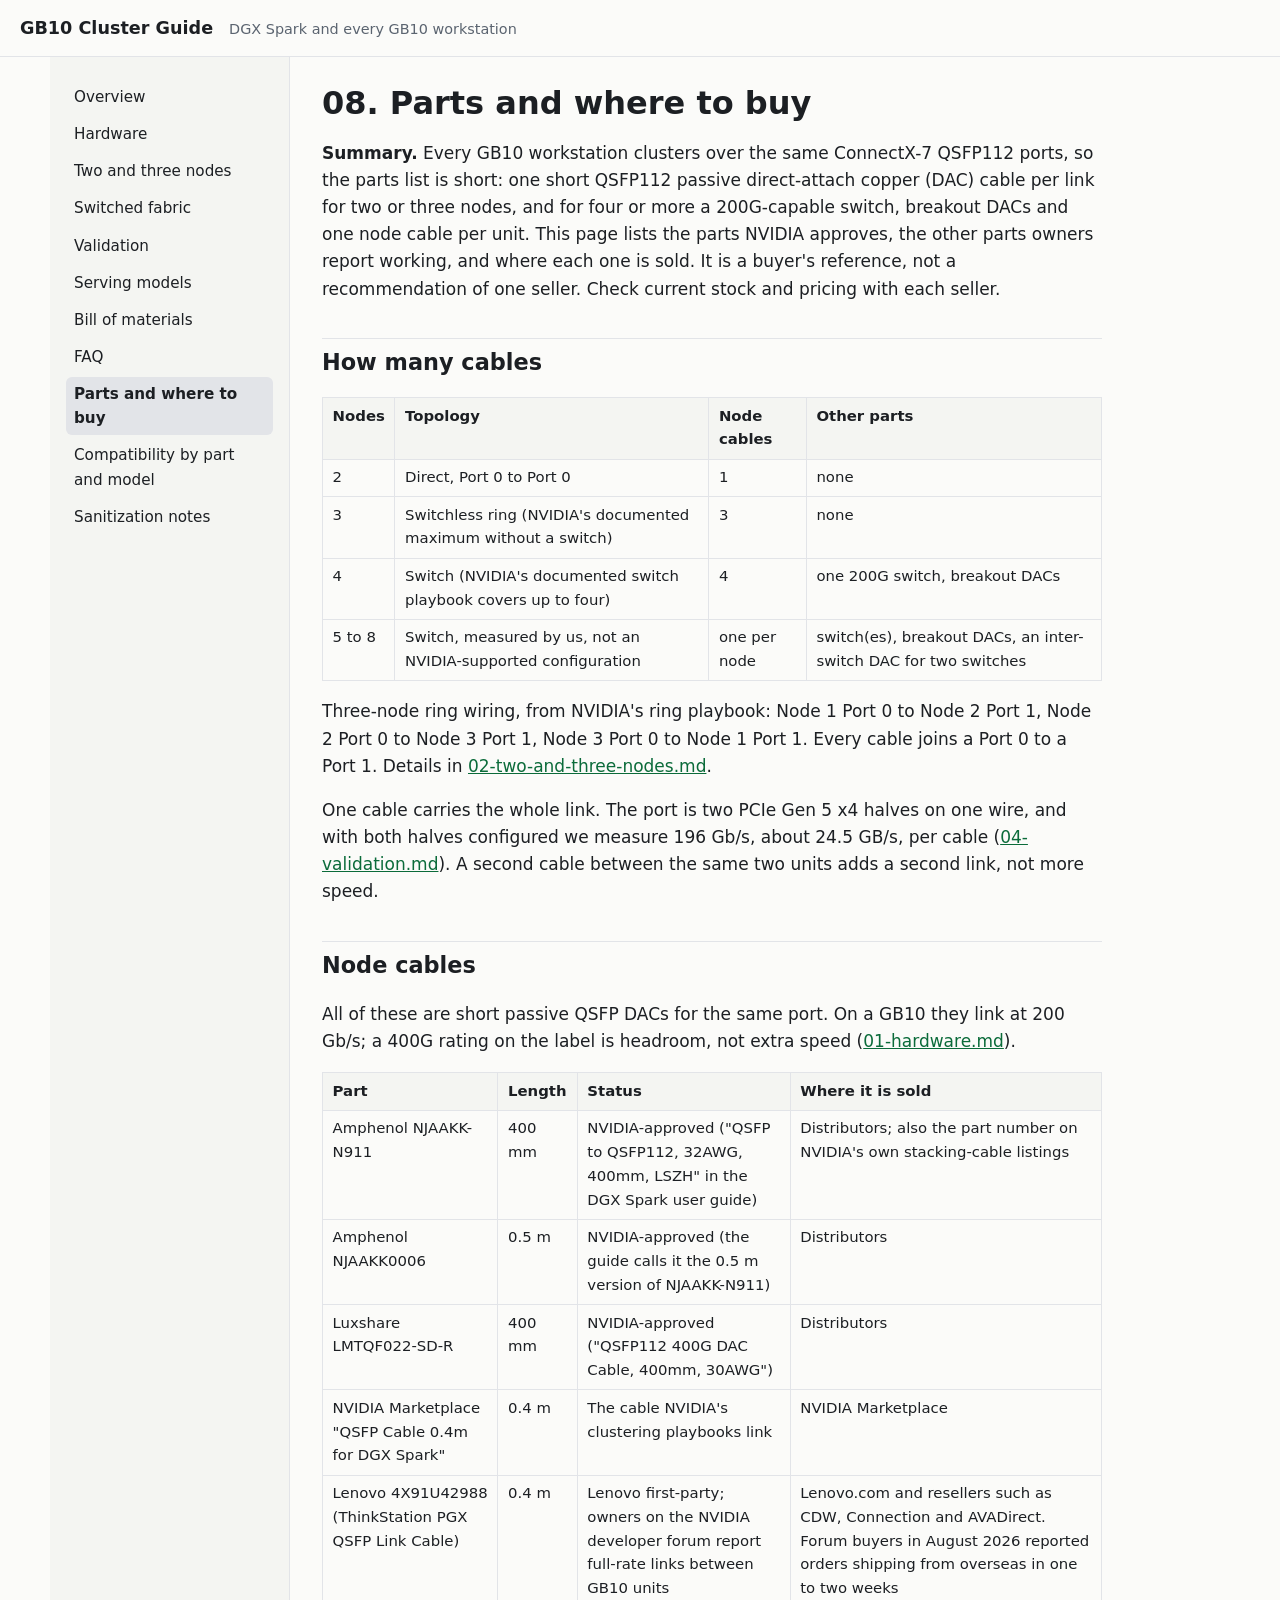
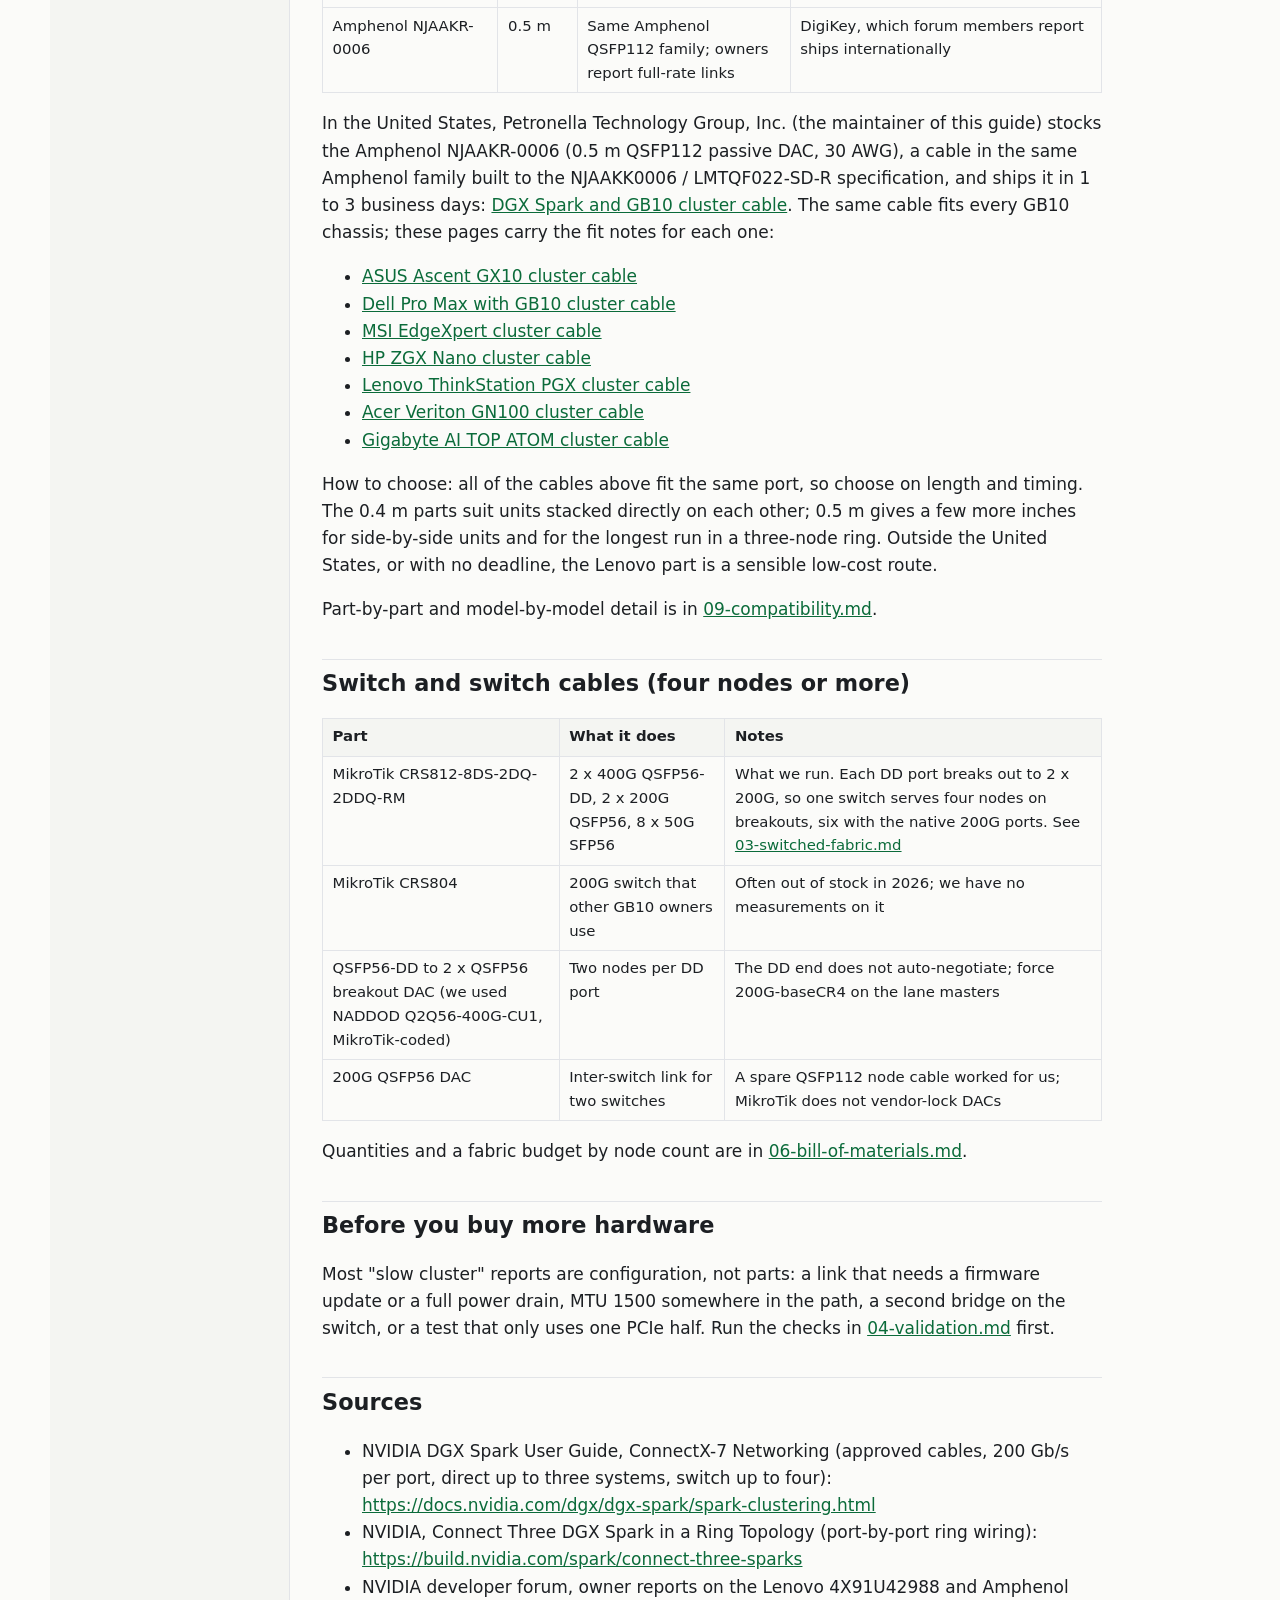
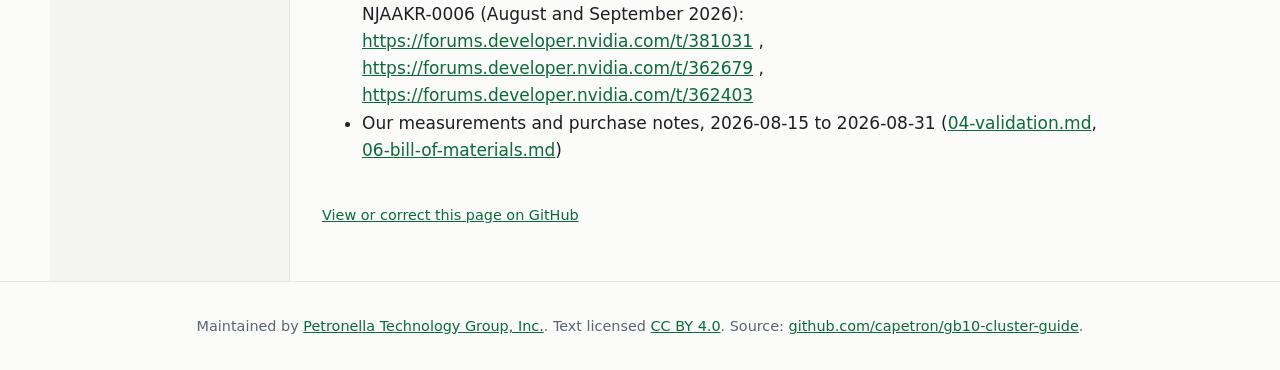
<file: parts-and-where-to-buy/index.html>
<!doctype html>
<html lang="en">
<head>
<meta charset="utf-8">
<meta name="viewport" content="width=device-width, initial-scale=1">
<title>DGX Spark Cluster Parts and Where to Buy Them</title>
<meta name="description" content="Which QSFP112 cable fits a DGX Spark or GB10 cluster: NVIDIA-approved Amphenol and Luxshare parts, Lenovo 4X91U42988, switches, and sellers.">
<link rel="canonical" href="https://capetron.github.io/gb10-cluster-guide/parts-and-where-to-buy/">
<meta name="robots" content="index, follow">
<meta property="og:type" content="article">
<meta property="og:site_name" content="GB10 Cluster Guide">
<meta property="og:title" content="DGX Spark Cluster Parts and Where to Buy Them">
<meta property="og:description" content="Which QSFP112 cable fits a DGX Spark or GB10 cluster: NVIDIA-approved Amphenol and Luxshare parts, Lenovo 4X91U42988, switches, and sellers.">
<meta property="og:url" content="https://capetron.github.io/gb10-cluster-guide/parts-and-where-to-buy/">
<meta property="og:image" content="https://capetron.github.io/gb10-cluster-guide/og.png">
<meta property="og:image:width" content="1200">
<meta property="og:image:height" content="630">
<meta property="og:image:alt" content="Clustering NVIDIA GB10 workstations">
<meta property="og:locale" content="en_US">
<meta property="article:modified_time" content="2026-10-01">
<meta name="twitter:card" content="summary_large_image">
<meta name="twitter:title" content="DGX Spark Cluster Parts and Where to Buy Them">
<meta name="twitter:description" content="Which QSFP112 cable fits a DGX Spark or GB10 cluster: NVIDIA-approved Amphenol and Luxshare parts, Lenovo 4X91U42988, switches, and sellers.">
<meta name="twitter:image" content="https://capetron.github.io/gb10-cluster-guide/og.png">
<link rel="stylesheet" href="../style.css">
<link rel="sitemap" type="application/xml" href="https://capetron.github.io/gb10-cluster-guide/sitemap.xml">
<script type="application/ld+json">{"@context": "https://schema.org", "@type": "TechArticle", "headline": "DGX Spark Cluster Parts and Where to Buy Them", "description": "Which QSFP112 cable fits a DGX Spark or GB10 cluster: NVIDIA-approved Amphenol and Luxshare parts, Lenovo 4X91U42988, switches, and sellers.", "url": "https://capetron.github.io/gb10-cluster-guide/parts-and-where-to-buy/", "dateModified": "2026-10-01", "inLanguage": "en", "license": "https://creativecommons.org/licenses/by/4.0/", "image": "https://capetron.github.io/gb10-cluster-guide/og.png", "author": {"@type": "Organization", "name": "Petronella Technology Group, Inc.", "url": "https://petronellatech.com/"}, "publisher": {"@type": "Organization", "name": "Petronella Technology Group, Inc.", "url": "https://petronellatech.com/"}, "isPartOf": {"@type": "WebSite", "name": "GB10 Cluster Guide", "url": "https://capetron.github.io/gb10-cluster-guide/"}}</script>
</head>
<body>
<header class="top"><a class="brand" href="../">GB10 Cluster Guide</a>
<span class="tag">DGX Spark and every GB10 workstation</span></header>
<div class="wrap">
<nav class="side" aria-label="Guide sections"><ol><li><a href="../">Overview</a></li><li><a href="../hardware/">Hardware</a></li><li><a href="../two-and-three-nodes/">Two and three nodes</a></li><li><a href="../switched-fabric/">Switched fabric</a></li><li><a href="../validation/">Validation</a></li><li><a href="../serving-models/">Serving models</a></li><li><a href="../bill-of-materials/">Bill of materials</a></li><li><a href="../faq/">FAQ</a></li><li><a href="../parts-and-where-to-buy/" aria-current="page">Parts and where to buy</a></li><li><a href="../compatibility/">Compatibility by part and model</a></li><li><a href="../sanitization-notes/">Sanitization notes</a></li></ol></nav>
<main>
<article>
<h1 id="08-parts-and-where-to-buy">08. Parts and where to buy</h1>
<p><strong>Summary.</strong> Every GB10 workstation clusters over the same ConnectX-7 QSFP112 ports, so
the parts list is short: one short QSFP112 passive direct-attach copper (DAC) cable per
link for two or three nodes, and for four or more a 200G-capable switch, breakout DACs
and one node cable per unit. This page lists the parts NVIDIA approves, the other parts
owners report working, and where each one is sold. It is a buyer's reference, not a
recommendation of one seller. Check current stock and pricing with each seller.</p>
<h2 id="how-many-cables">How many cables</h2>
<table>
<thead>
<tr>
<th>Nodes</th>
<th>Topology</th>
<th>Node cables</th>
<th>Other parts</th>
</tr>
</thead>
<tbody>
<tr>
<td>2</td>
<td>Direct, Port 0 to Port 0</td>
<td>1</td>
<td>none</td>
</tr>
<tr>
<td>3</td>
<td>Switchless ring (NVIDIA's documented maximum without a switch)</td>
<td>3</td>
<td>none</td>
</tr>
<tr>
<td>4</td>
<td>Switch (NVIDIA's documented switch playbook covers up to four)</td>
<td>4</td>
<td>one 200G switch, breakout DACs</td>
</tr>
<tr>
<td>5 to 8</td>
<td>Switch, measured by us, not an NVIDIA-supported configuration</td>
<td>one per node</td>
<td>switch(es), breakout DACs, an inter-switch DAC for two switches</td>
</tr>
</tbody>
</table>
<p>Three-node ring wiring, from NVIDIA's ring playbook: Node 1 Port 0 to Node 2 Port 1,
Node 2 Port 0 to Node 3 Port 1, Node 3 Port 0 to Node 1 Port 1. Every cable joins a
Port 0 to a Port 1. Details in <a href="../two-and-three-nodes/">02-two-and-three-nodes.md</a>.</p>
<p>One cable carries the whole link. The port is two PCIe Gen 5 x4 halves on one wire, and
with both halves configured we measure 196 Gb/s, about 24.5 GB/s, per cable
(<a href="../validation/">04-validation.md</a>). A second cable between the same two units adds a
second link, not more speed.</p>
<h2 id="node-cables">Node cables</h2>
<p>All of these are short passive QSFP DACs for the same port. On a GB10 they link at
200 Gb/s; a 400G rating on the label is headroom, not extra speed
(<a href="../hardware/">01-hardware.md</a>).</p>
<table>
<thead>
<tr>
<th>Part</th>
<th>Length</th>
<th>Status</th>
<th>Where it is sold</th>
</tr>
</thead>
<tbody>
<tr>
<td>Amphenol NJAAKK-N911</td>
<td>400 mm</td>
<td>NVIDIA-approved ("QSFP to QSFP112, 32AWG, 400mm, LSZH" in the DGX Spark user guide)</td>
<td>Distributors; also the part number on NVIDIA's own stacking-cable listings</td>
</tr>
<tr>
<td>Amphenol NJAAKK0006</td>
<td>0.5 m</td>
<td>NVIDIA-approved (the guide calls it the 0.5 m version of NJAAKK-N911)</td>
<td>Distributors</td>
</tr>
<tr>
<td>Luxshare LMTQF022-SD-R</td>
<td>400 mm</td>
<td>NVIDIA-approved ("QSFP112 400G DAC Cable, 400mm, 30AWG")</td>
<td>Distributors</td>
</tr>
<tr>
<td>NVIDIA Marketplace "QSFP Cable 0.4m for DGX Spark"</td>
<td>0.4 m</td>
<td>The cable NVIDIA's clustering playbooks link</td>
<td>NVIDIA Marketplace</td>
</tr>
<tr>
<td>Lenovo 4X91U42988 (ThinkStation PGX QSFP Link Cable)</td>
<td>0.4 m</td>
<td>Lenovo first-party; owners on the NVIDIA developer forum report full-rate links between GB10 units</td>
<td>Lenovo.com and resellers such as CDW, Connection and AVADirect. Forum buyers in August 2026 reported orders shipping from overseas in one to two weeks</td>
</tr>
<tr>
<td>Amphenol NJAAKR-0006</td>
<td>0.5 m</td>
<td>Same Amphenol QSFP112 family; owners report full-rate links</td>
<td>DigiKey, which forum members report ships internationally</td>
</tr>
</tbody>
</table>
<p>In the United States, Petronella Technology Group, Inc. (the maintainer of this guide)
stocks the Amphenol NJAAKR-0006 (0.5 m QSFP112 passive DAC, 30 AWG), a cable in the
same Amphenol family built to the NJAAKK0006 / LMTQF022-SD-R specification, and ships it in 1 to 3 business days:
<a href="https://petronellatech.com/hardware/dgx-spark-cluster-cable/">DGX Spark and GB10 cluster cable</a>.
The same cable fits every GB10 chassis; these pages carry the fit notes for each one:</p>
<ul>
<li><a href="https://petronellatech.com/hardware/asus-gx10-cluster-cable/">ASUS Ascent GX10 cluster cable</a></li>
<li><a href="https://petronellatech.com/hardware/dell-pro-max-gb10-cluster-cable/">Dell Pro Max with GB10 cluster cable</a></li>
<li><a href="https://petronellatech.com/hardware/msi-edgexpert-cluster-cable/">MSI EdgeXpert cluster cable</a></li>
<li><a href="https://petronellatech.com/hardware/hp-zgx-nano-cluster-cable/">HP ZGX Nano cluster cable</a></li>
<li><a href="https://petronellatech.com/hardware/lenovo-thinkstation-pgx-cluster-cable/">Lenovo ThinkStation PGX cluster cable</a></li>
<li><a href="https://petronellatech.com/hardware/acer-veriton-gn100-cluster-cable/">Acer Veriton GN100 cluster cable</a></li>
<li><a href="https://petronellatech.com/hardware/gigabyte-ai-top-atom-cluster-cable/">Gigabyte AI TOP ATOM cluster cable</a></li>
</ul>
<p>How to choose: all of the cables above fit the same port, so choose on length and timing.
The 0.4 m parts suit units stacked directly on each other; 0.5 m gives a few more inches
for side-by-side units and for the longest run in a three-node ring. Outside the United
States, or with no deadline, the Lenovo part is a sensible low-cost route.</p>
<p>Part-by-part and model-by-model detail is in <a href="../compatibility/">09-compatibility.md</a>.</p>
<h2 id="switch-and-switch-cables-four-nodes-or-more">Switch and switch cables (four nodes or more)</h2>
<table>
<thead>
<tr>
<th>Part</th>
<th>What it does</th>
<th>Notes</th>
</tr>
</thead>
<tbody>
<tr>
<td>MikroTik CRS812-8DS-2DQ-2DDQ-RM</td>
<td>2 x 400G QSFP56-DD, 2 x 200G QSFP56, 8 x 50G SFP56</td>
<td>What we run. Each DD port breaks out to 2 x 200G, so one switch serves four nodes on breakouts, six with the native 200G ports. See <a href="../switched-fabric/">03-switched-fabric.md</a></td>
</tr>
<tr>
<td>MikroTik CRS804</td>
<td>200G switch that other GB10 owners use</td>
<td>Often out of stock in 2026; we have no measurements on it</td>
</tr>
<tr>
<td>QSFP56-DD to 2 x QSFP56 breakout DAC (we used NADDOD Q2Q56-400G-CU1, MikroTik-coded)</td>
<td>Two nodes per DD port</td>
<td>The DD end does not auto-negotiate; force 200G-baseCR4 on the lane masters</td>
</tr>
<tr>
<td>200G QSFP56 DAC</td>
<td>Inter-switch link for two switches</td>
<td>A spare QSFP112 node cable worked for us; MikroTik does not vendor-lock DACs</td>
</tr>
</tbody>
</table>
<p>Quantities and a fabric budget by node count are in
<a href="../bill-of-materials/">06-bill-of-materials.md</a>.</p>
<h2 id="before-you-buy-more-hardware">Before you buy more hardware</h2>
<p>Most "slow cluster" reports are configuration, not parts: a link that needs a firmware
update or a full power drain, MTU 1500 somewhere in the path, a second bridge on the
switch, or a test that only uses one PCIe half. Run the checks in
<a href="../validation/">04-validation.md</a> first.</p>
<h2 id="sources">Sources</h2>
<ul>
<li>NVIDIA DGX Spark User Guide, ConnectX-7 Networking (approved cables, 200 Gb/s per port, direct up to three systems, switch up to four): <a href="https://docs.nvidia.com/dgx/dgx-spark/spark-clustering.html">https://docs.nvidia.com/dgx/dgx-spark/spark-clustering.html</a></li>
<li>NVIDIA, Connect Three DGX Spark in a Ring Topology (port-by-port ring wiring): <a href="https://build.nvidia.com/spark/connect-three-sparks">https://build.nvidia.com/spark/connect-three-sparks</a></li>
<li>NVIDIA developer forum, owner reports on the Lenovo 4X91U42988 and Amphenol NJAAKR-0006 (August and September 2026): <a href="https://forums.developer.nvidia.com/t/381031">https://forums.developer.nvidia.com/t/381031</a> , <a href="https://forums.developer.nvidia.com/t/362679">https://forums.developer.nvidia.com/t/362679</a> , <a href="https://forums.developer.nvidia.com/t/362403">https://forums.developer.nvidia.com/t/362403</a></li>
<li>Our measurements and purchase notes, 2026-08-15 to 2026-08-31 (<a href="../validation/">04-validation.md</a>, <a href="../bill-of-materials/">06-bill-of-materials.md</a>)</li>
</ul>
</article>
<p class="src"><a href="https://github.com/capetron/gb10-cluster-guide/blob/main/docs/08-parts-and-where-to-buy.md">View or correct this page on GitHub</a></p>
</main>
</div>
<footer>
<p>Maintained by <a href="https://petronellatech.com/">Petronella Technology Group, Inc.</a>. Text licensed
<a href="https://creativecommons.org/licenses/by/4.0/">CC BY 4.0</a>.
Source: <a href="https://github.com/capetron/gb10-cluster-guide">github.com/capetron/gb10-cluster-guide</a>.</p>
</footer>
</body>
</html>
</file>
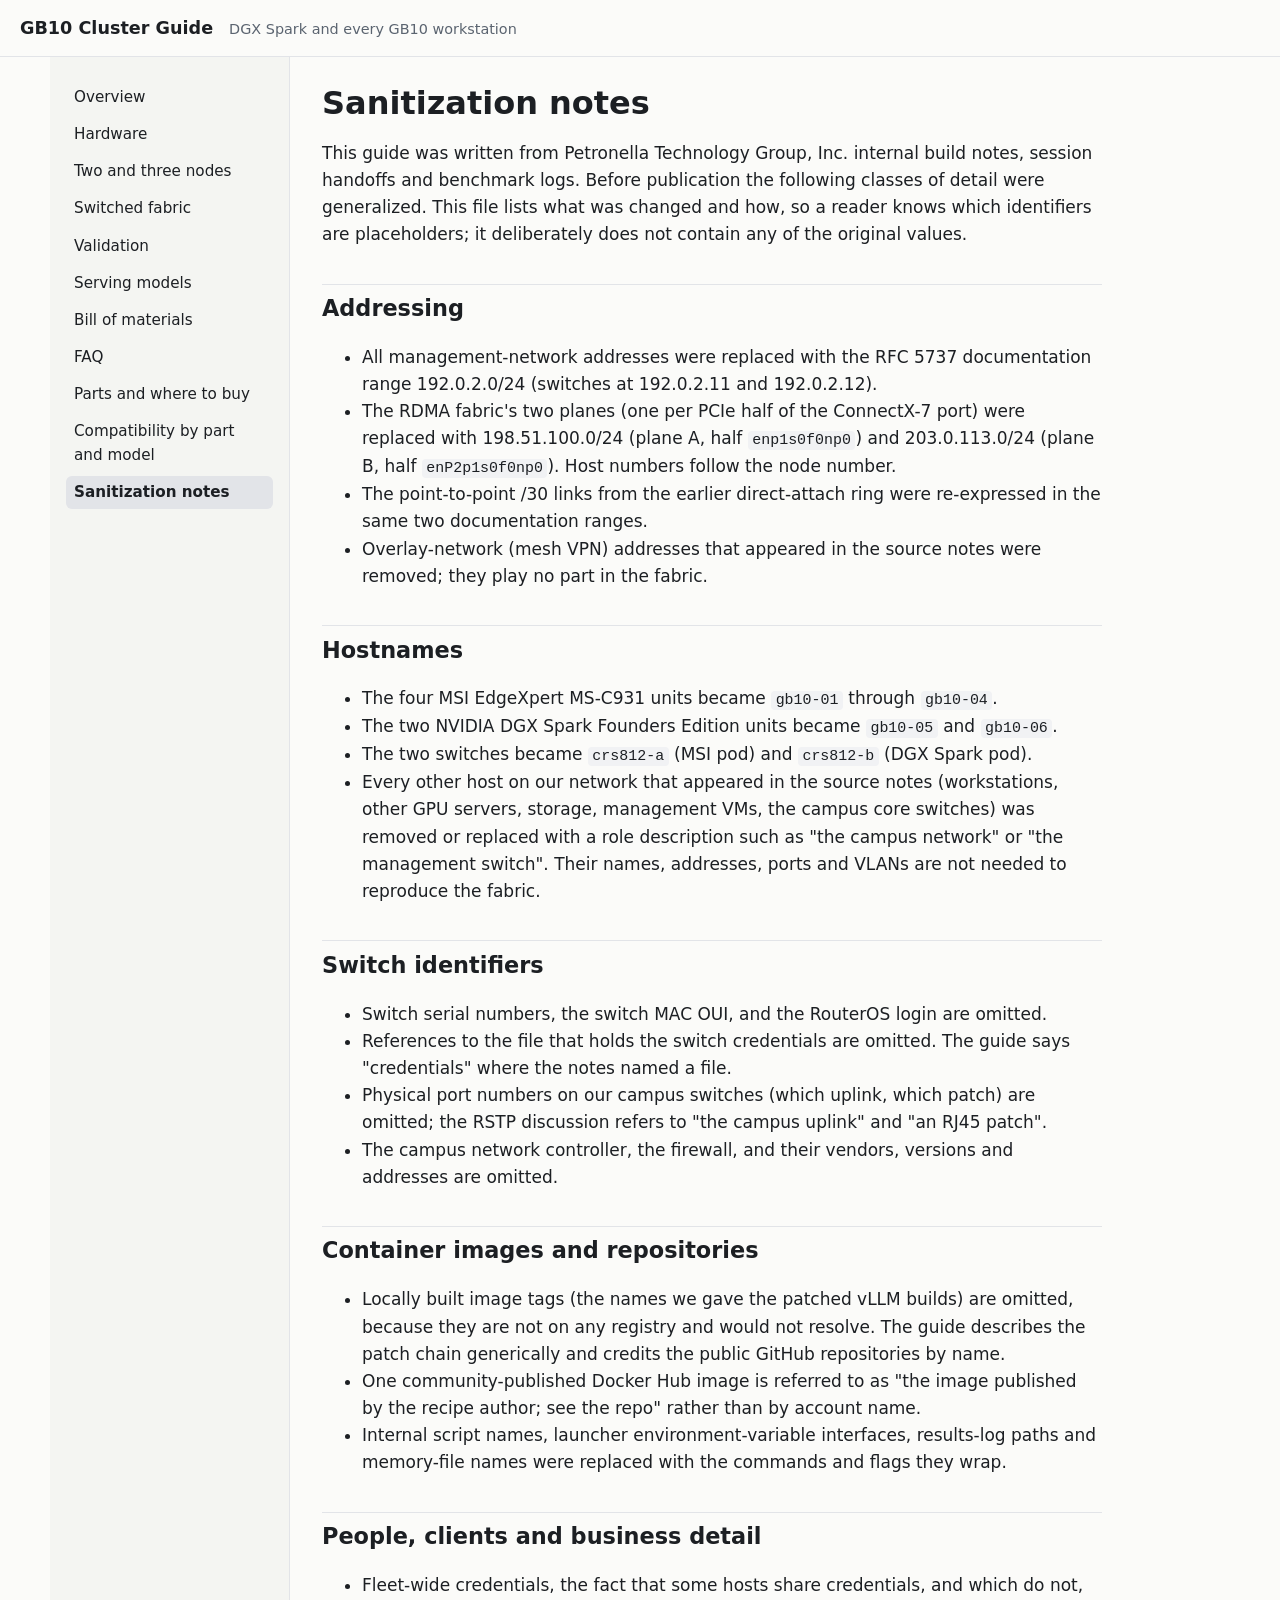
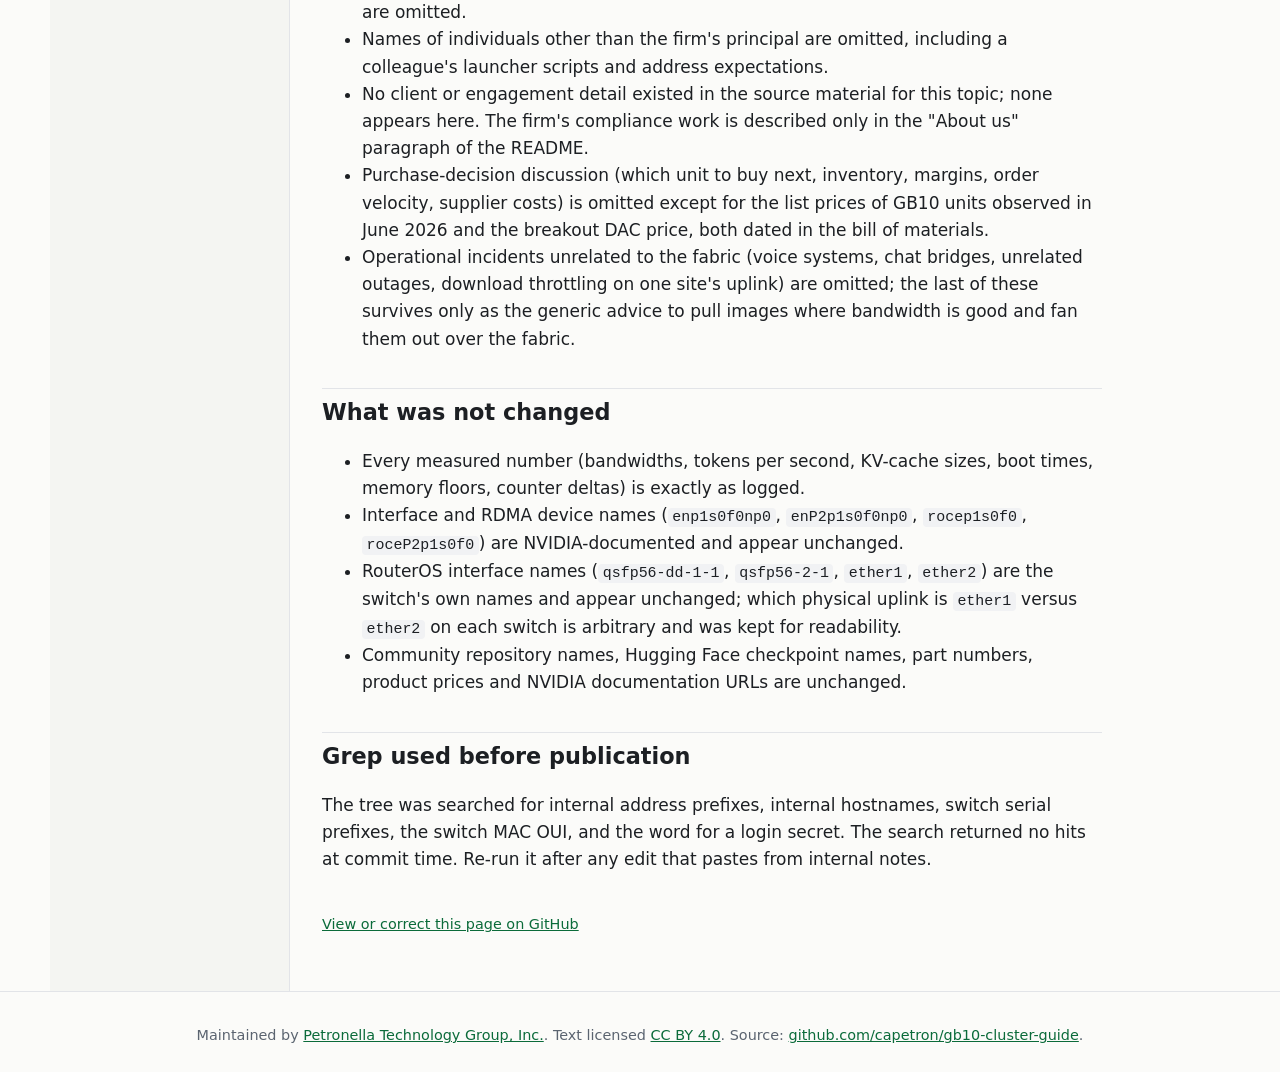
<file: sanitization-notes/index.html>
<!doctype html>
<html lang="en">
<head>
<meta charset="utf-8">
<meta name="viewport" content="width=device-width, initial-scale=1">
<title>Sanitization Notes for the GB10 Cluster Guide</title>
<meta name="description" content="What was generalized from our production notes to publish this GB10 cluster guide: addressing, hostnames and other internal details.">
<link rel="canonical" href="https://capetron.github.io/gb10-cluster-guide/sanitization-notes/">
<meta name="robots" content="index, follow">
<meta property="og:type" content="article">
<meta property="og:site_name" content="GB10 Cluster Guide">
<meta property="og:title" content="Sanitization Notes for the GB10 Cluster Guide">
<meta property="og:description" content="What was generalized from our production notes to publish this GB10 cluster guide: addressing, hostnames and other internal details.">
<meta property="og:url" content="https://capetron.github.io/gb10-cluster-guide/sanitization-notes/">
<meta property="og:image" content="https://capetron.github.io/gb10-cluster-guide/og.png">
<meta property="og:image:width" content="1200">
<meta property="og:image:height" content="630">
<meta property="og:image:alt" content="Clustering NVIDIA GB10 workstations">
<meta property="og:locale" content="en_US">
<meta property="article:modified_time" content="2026-09-05">
<meta name="twitter:card" content="summary_large_image">
<meta name="twitter:title" content="Sanitization Notes for the GB10 Cluster Guide">
<meta name="twitter:description" content="What was generalized from our production notes to publish this GB10 cluster guide: addressing, hostnames and other internal details.">
<meta name="twitter:image" content="https://capetron.github.io/gb10-cluster-guide/og.png">
<link rel="stylesheet" href="../style.css">
<link rel="sitemap" type="application/xml" href="https://capetron.github.io/gb10-cluster-guide/sitemap.xml">
<script type="application/ld+json">{"@context": "https://schema.org", "@type": "TechArticle", "headline": "Sanitization Notes for the GB10 Cluster Guide", "description": "What was generalized from our production notes to publish this GB10 cluster guide: addressing, hostnames and other internal details.", "url": "https://capetron.github.io/gb10-cluster-guide/sanitization-notes/", "dateModified": "2026-09-05", "inLanguage": "en", "license": "https://creativecommons.org/licenses/by/4.0/", "image": "https://capetron.github.io/gb10-cluster-guide/og.png", "author": {"@type": "Organization", "name": "Petronella Technology Group, Inc.", "url": "https://petronellatech.com/"}, "publisher": {"@type": "Organization", "name": "Petronella Technology Group, Inc.", "url": "https://petronellatech.com/"}, "isPartOf": {"@type": "WebSite", "name": "GB10 Cluster Guide", "url": "https://capetron.github.io/gb10-cluster-guide/"}}</script>
</head>
<body>
<header class="top"><a class="brand" href="../">GB10 Cluster Guide</a>
<span class="tag">DGX Spark and every GB10 workstation</span></header>
<div class="wrap">
<nav class="side" aria-label="Guide sections"><ol><li><a href="../">Overview</a></li><li><a href="../hardware/">Hardware</a></li><li><a href="../two-and-three-nodes/">Two and three nodes</a></li><li><a href="../switched-fabric/">Switched fabric</a></li><li><a href="../validation/">Validation</a></li><li><a href="../serving-models/">Serving models</a></li><li><a href="../bill-of-materials/">Bill of materials</a></li><li><a href="../faq/">FAQ</a></li><li><a href="../parts-and-where-to-buy/">Parts and where to buy</a></li><li><a href="../compatibility/">Compatibility by part and model</a></li><li><a href="../sanitization-notes/" aria-current="page">Sanitization notes</a></li></ol></nav>
<main>
<article>
<h1 id="sanitization-notes">Sanitization notes</h1>
<p>This guide was written from Petronella Technology Group, Inc. internal build notes,
session handoffs and benchmark logs. Before publication the following classes of
detail were generalized. This file lists what was changed and how, so a reader knows
which identifiers are placeholders; it deliberately does not contain any of the
original values.</p>
<h2 id="addressing">Addressing</h2>
<ul>
<li>All management-network addresses were replaced with the RFC 5737 documentation range
  192.0.2.0/24 (switches at 192.0.2.11 and 192.0.2.12).</li>
<li>The RDMA fabric's two planes (one per PCIe half of the ConnectX-7 port) were replaced
  with 198.51.100.0/24 (plane A, half <code>enp1s0f0np0</code>) and 203.0.113.0/24 (plane B, half
  <code>enP2p1s0f0np0</code>). Host numbers follow the node number.</li>
<li>The point-to-point /30 links from the earlier direct-attach ring were re-expressed in
  the same two documentation ranges.</li>
<li>Overlay-network (mesh VPN) addresses that appeared in the source notes were removed;
  they play no part in the fabric.</li>
</ul>
<h2 id="hostnames">Hostnames</h2>
<ul>
<li>The four MSI EdgeXpert MS-C931 units became <code>gb10-01</code> through <code>gb10-04</code>.</li>
<li>The two NVIDIA DGX Spark Founders Edition units became <code>gb10-05</code> and <code>gb10-06</code>.</li>
<li>The two switches became <code>crs812-a</code> (MSI pod) and <code>crs812-b</code> (DGX Spark pod).</li>
<li>Every other host on our network that appeared in the source notes (workstations, other
  GPU servers, storage, management VMs, the campus core switches) was removed or
  replaced with a role description such as "the campus network" or "the management
  switch". Their names, addresses, ports and VLANs are not needed to reproduce the
  fabric.</li>
</ul>
<h2 id="switch-identifiers">Switch identifiers</h2>
<ul>
<li>Switch serial numbers, the switch MAC OUI, and the RouterOS login are omitted.</li>
<li>References to the file that holds the switch credentials are omitted. The guide says
  "credentials" where the notes named a file.</li>
<li>Physical port numbers on our campus switches (which uplink, which patch) are omitted;
  the RSTP discussion refers to "the campus uplink" and "an RJ45 patch".</li>
<li>The campus network controller, the firewall, and their vendors, versions and addresses
  are omitted.</li>
</ul>
<h2 id="container-images-and-repositories">Container images and repositories</h2>
<ul>
<li>Locally built image tags (the names we gave the patched vLLM builds) are omitted,
  because they are not on any registry and would not resolve. The guide describes the
  patch chain generically and credits the public GitHub repositories by name.</li>
<li>One community-published Docker Hub image is referred to as "the image published by
  the recipe author; see the repo" rather than by account name.</li>
<li>Internal script names, launcher environment-variable interfaces, results-log paths and
  memory-file names were replaced with the commands and flags they wrap.</li>
</ul>
<h2 id="people-clients-and-business-detail">People, clients and business detail</h2>
<ul>
<li>Fleet-wide credentials, the fact that some hosts share credentials, and which do not,
  are omitted.</li>
<li>Names of individuals other than the firm's principal are omitted, including a
  colleague's launcher scripts and address expectations.</li>
<li>No client or engagement detail existed in the source material for this topic; none
  appears here. The firm's compliance work is described only in the "About us" paragraph
  of the README.</li>
<li>Purchase-decision discussion (which unit to buy next, inventory, margins, order
  velocity, supplier costs) is omitted except for the list prices of GB10 units observed
  in June 2026 and the breakout DAC price, both dated in the bill of materials.</li>
<li>Operational incidents unrelated to the fabric (voice systems, chat bridges, unrelated
  outages, download throttling on one site's uplink) are omitted; the last of these
  survives only as the generic advice to pull images where bandwidth is good and fan
  them out over the fabric.</li>
</ul>
<h2 id="what-was-not-changed">What was not changed</h2>
<ul>
<li>Every measured number (bandwidths, tokens per second, KV-cache sizes, boot times,
  memory floors, counter deltas) is exactly as logged.</li>
<li>Interface and RDMA device names (<code>enp1s0f0np0</code>, <code>enP2p1s0f0np0</code>, <code>rocep1s0f0</code>,
  <code>roceP2p1s0f0</code>) are NVIDIA-documented and appear unchanged.</li>
<li>RouterOS interface names (<code>qsfp56-dd-1-1</code>, <code>qsfp56-2-1</code>, <code>ether1</code>, <code>ether2</code>) are the
  switch's own names and appear unchanged; which physical uplink is <code>ether1</code> versus
  <code>ether2</code> on each switch is arbitrary and was kept for readability.</li>
<li>Community repository names, Hugging Face checkpoint names, part numbers, product
  prices and NVIDIA documentation URLs are unchanged.</li>
</ul>
<h2 id="grep-used-before-publication">Grep used before publication</h2>
<p>The tree was searched for internal address prefixes, internal hostnames, switch serial
prefixes, the switch MAC OUI, and the word for a login secret. The search returned no
hits at commit time. Re-run it after any edit that pastes from internal notes.</p>
</article>
<p class="src"><a href="https://github.com/capetron/gb10-cluster-guide/blob/main/docs/SANITIZATION-NOTES.md">View or correct this page on GitHub</a></p>
</main>
</div>
<footer>
<p>Maintained by <a href="https://petronellatech.com/">Petronella Technology Group, Inc.</a>. Text licensed
<a href="https://creativecommons.org/licenses/by/4.0/">CC BY 4.0</a>.
Source: <a href="https://github.com/capetron/gb10-cluster-guide">github.com/capetron/gb10-cluster-guide</a>.</p>
</footer>
</body>
</html>
</file>
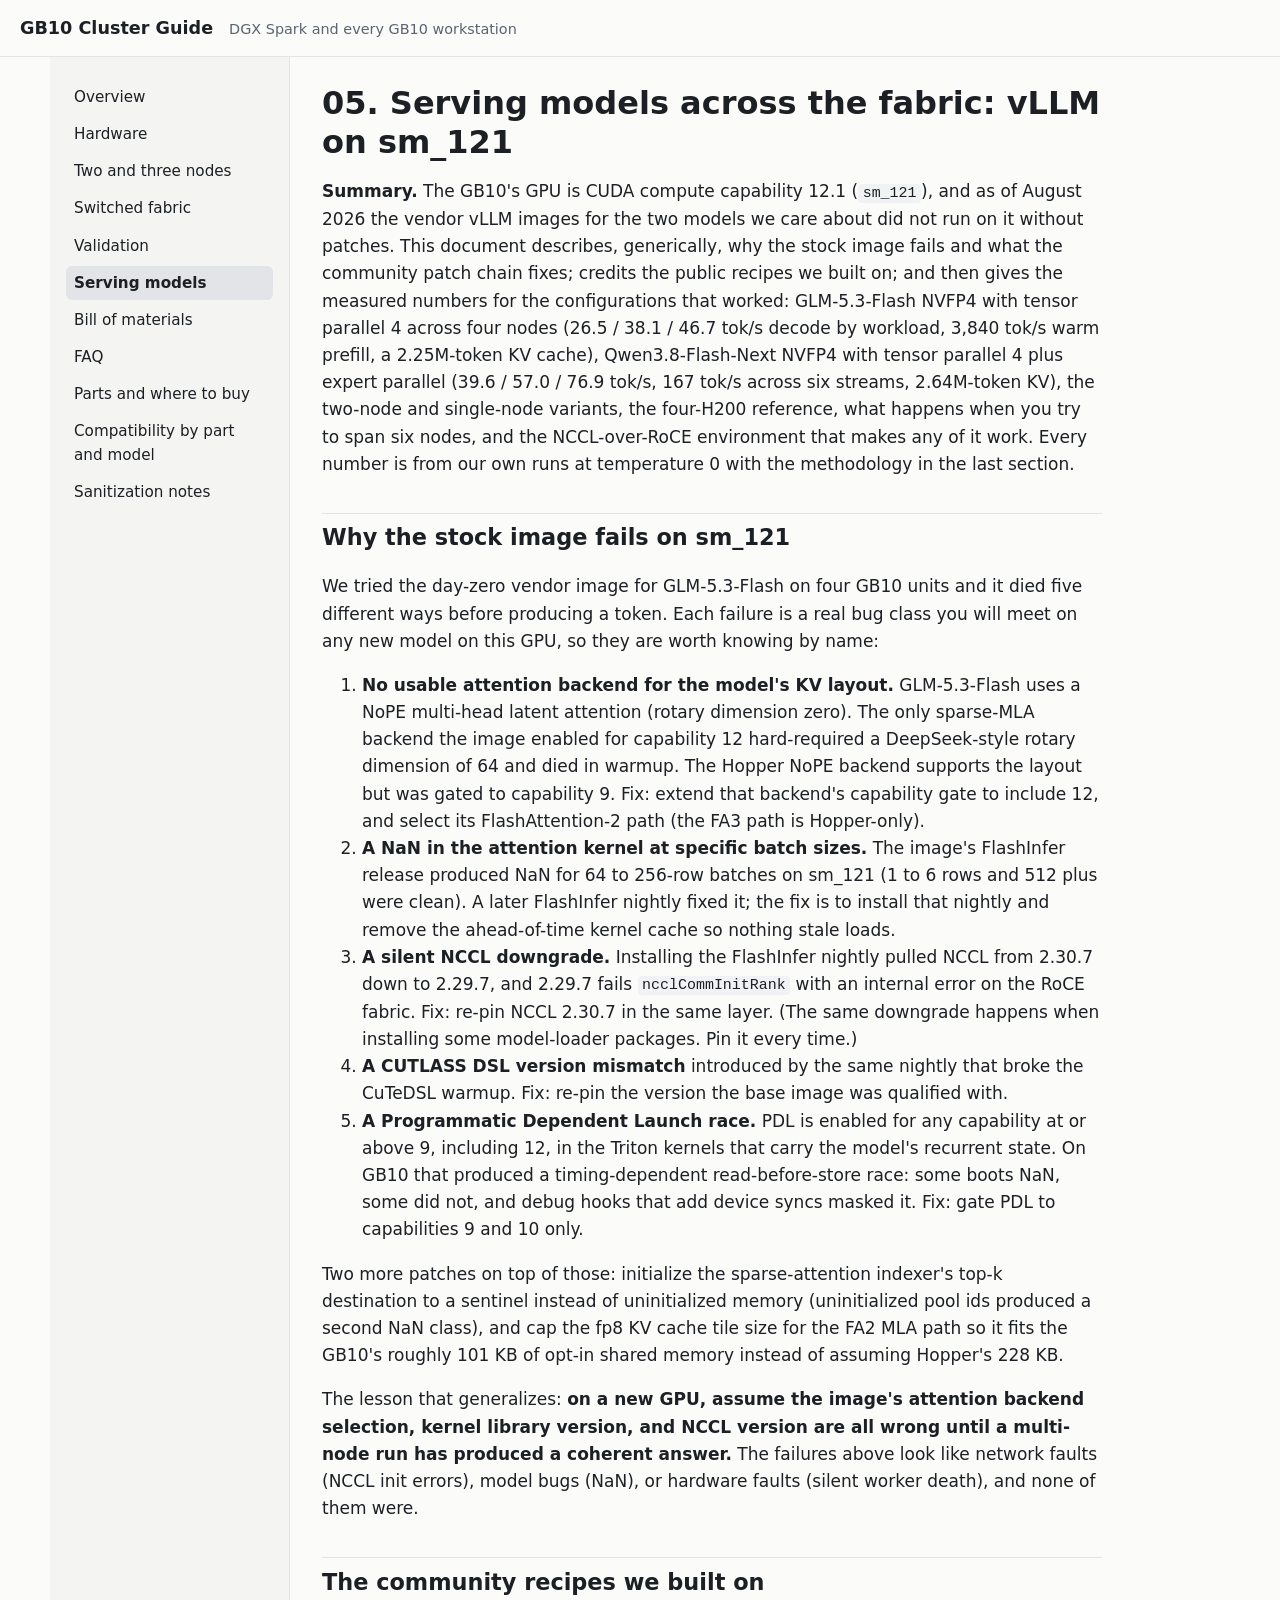
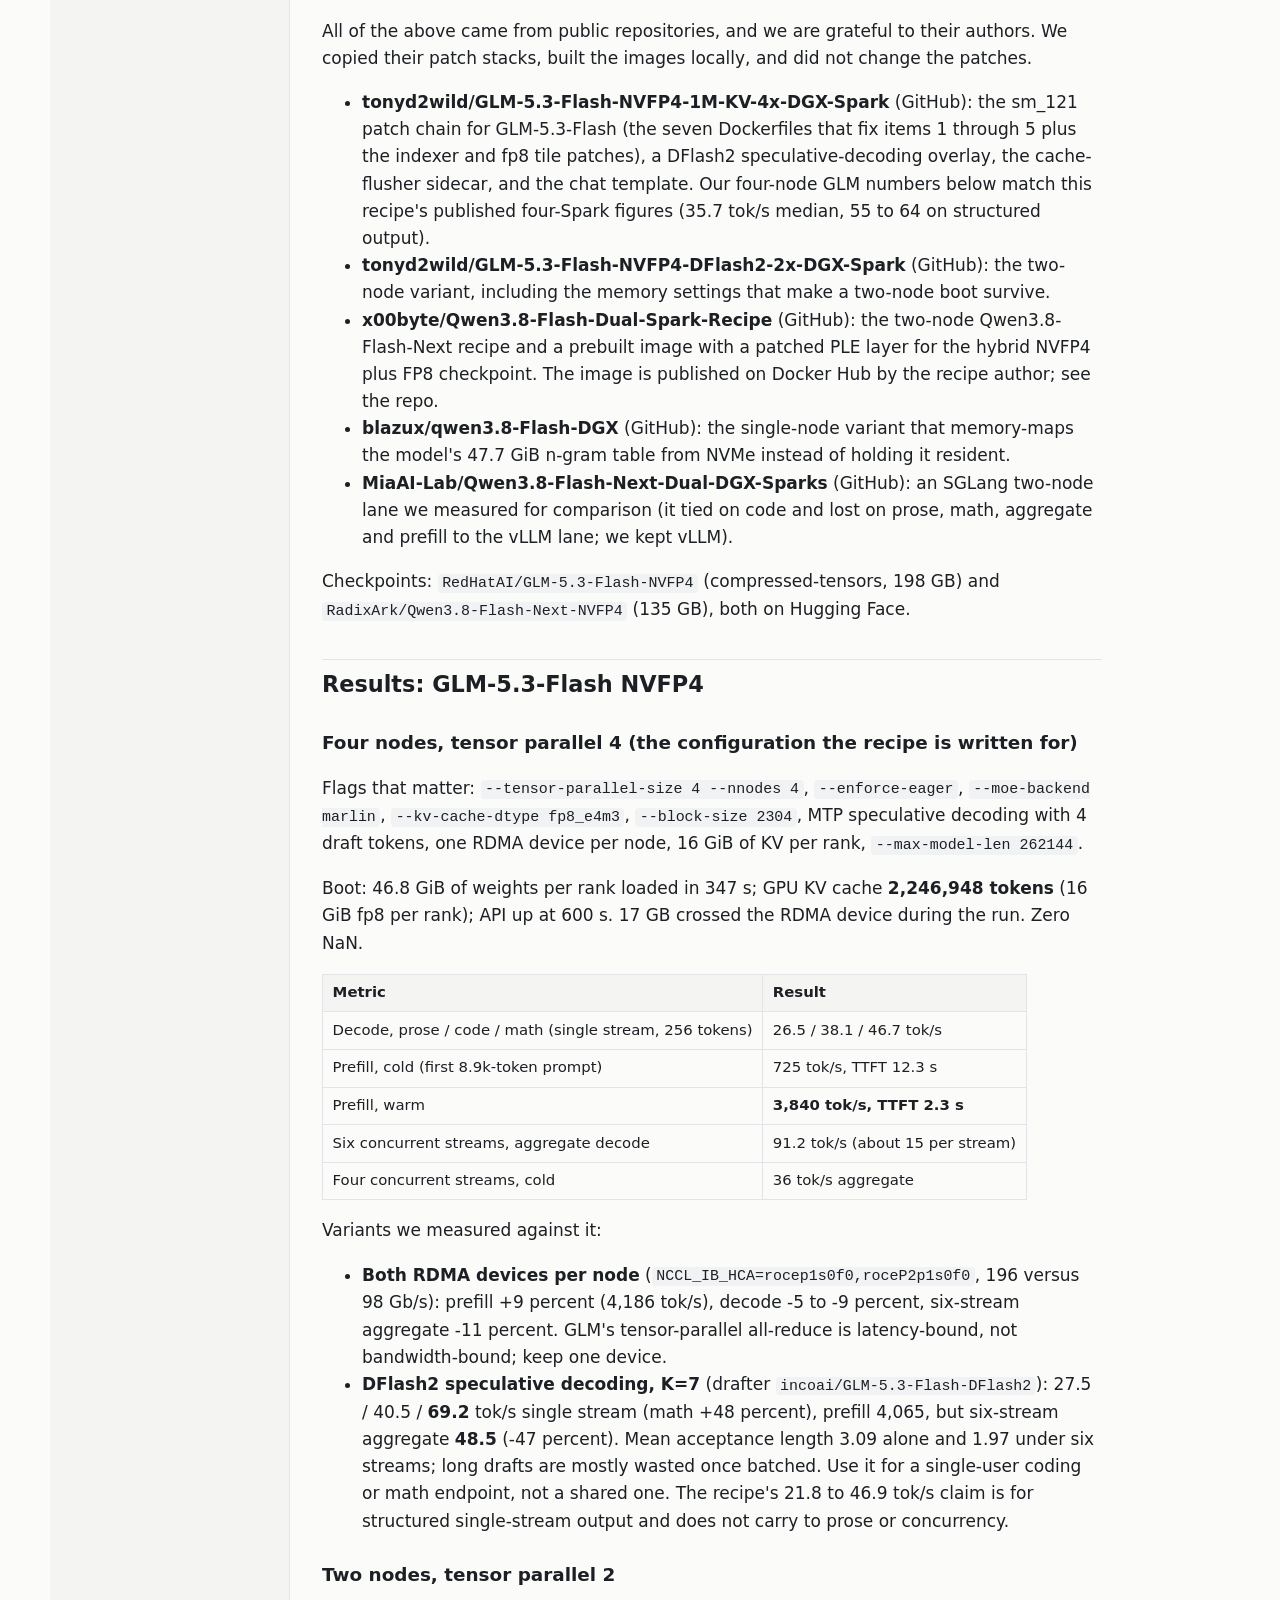
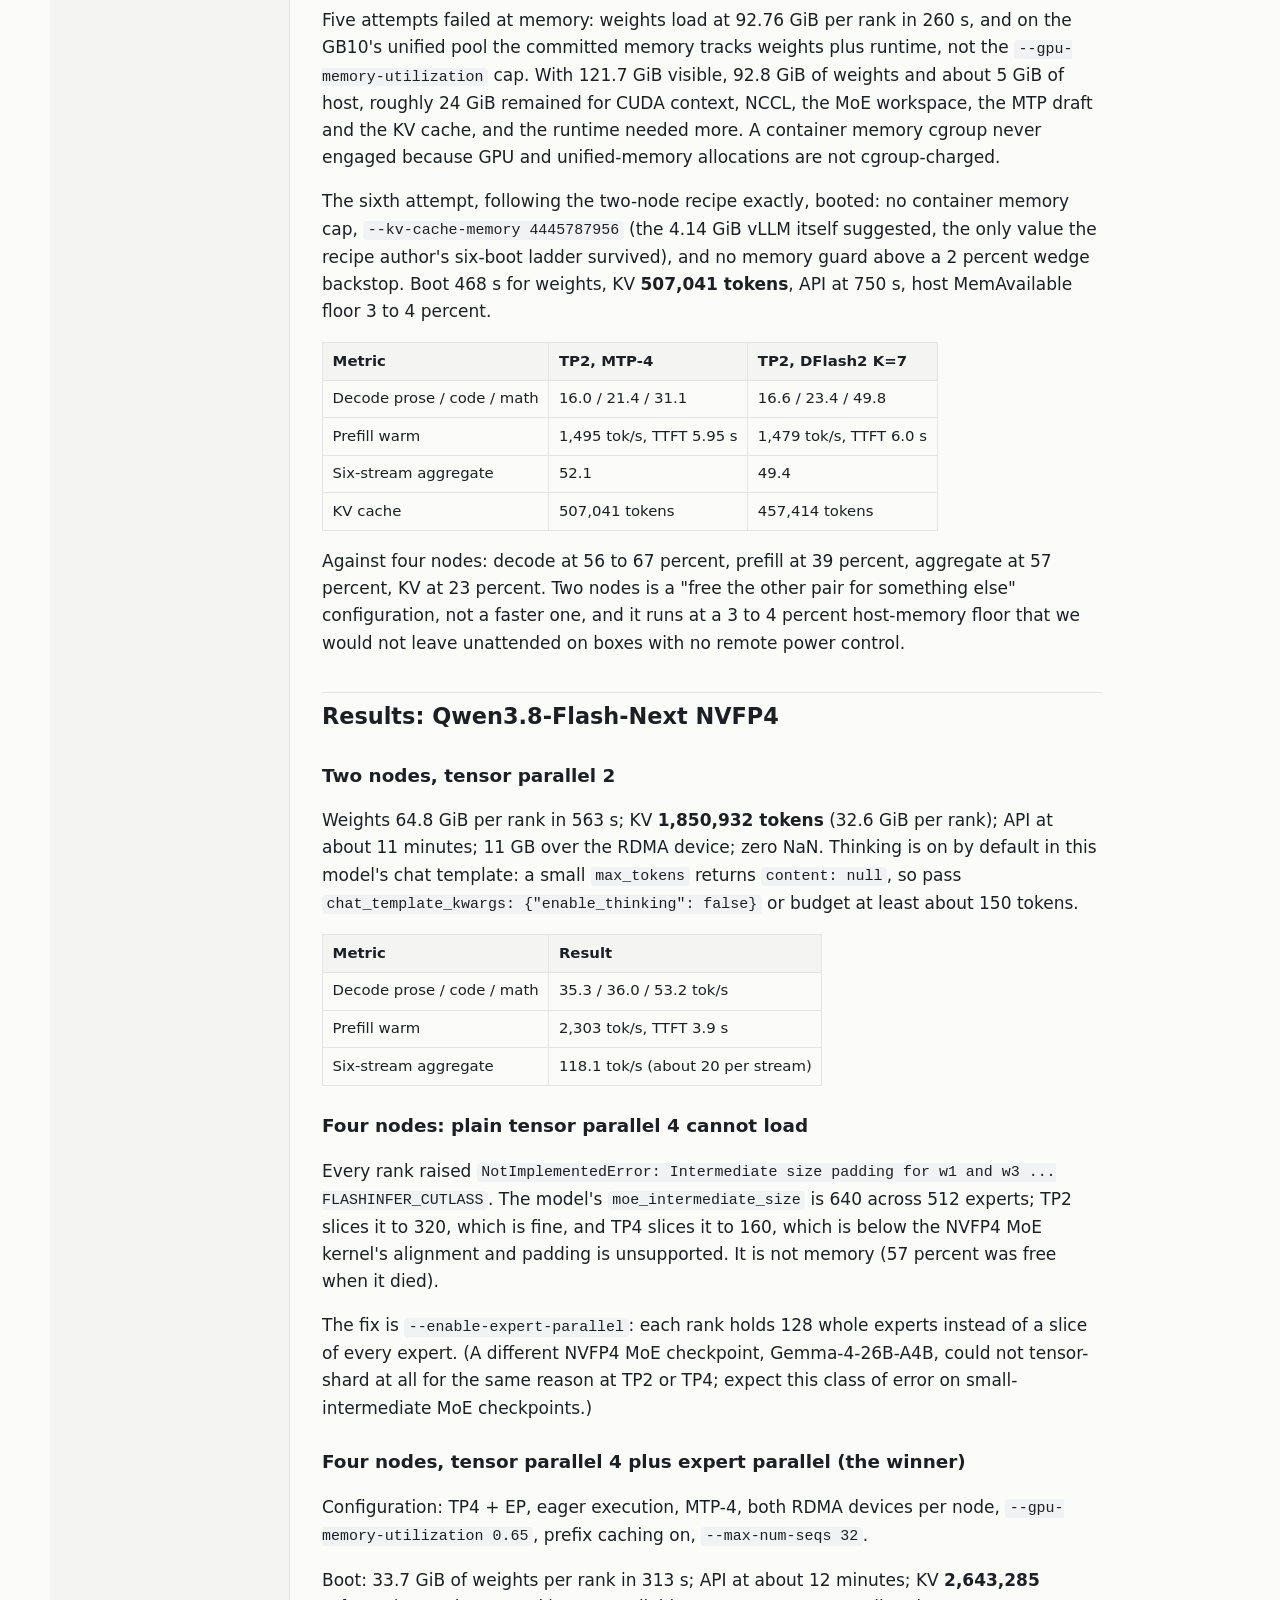
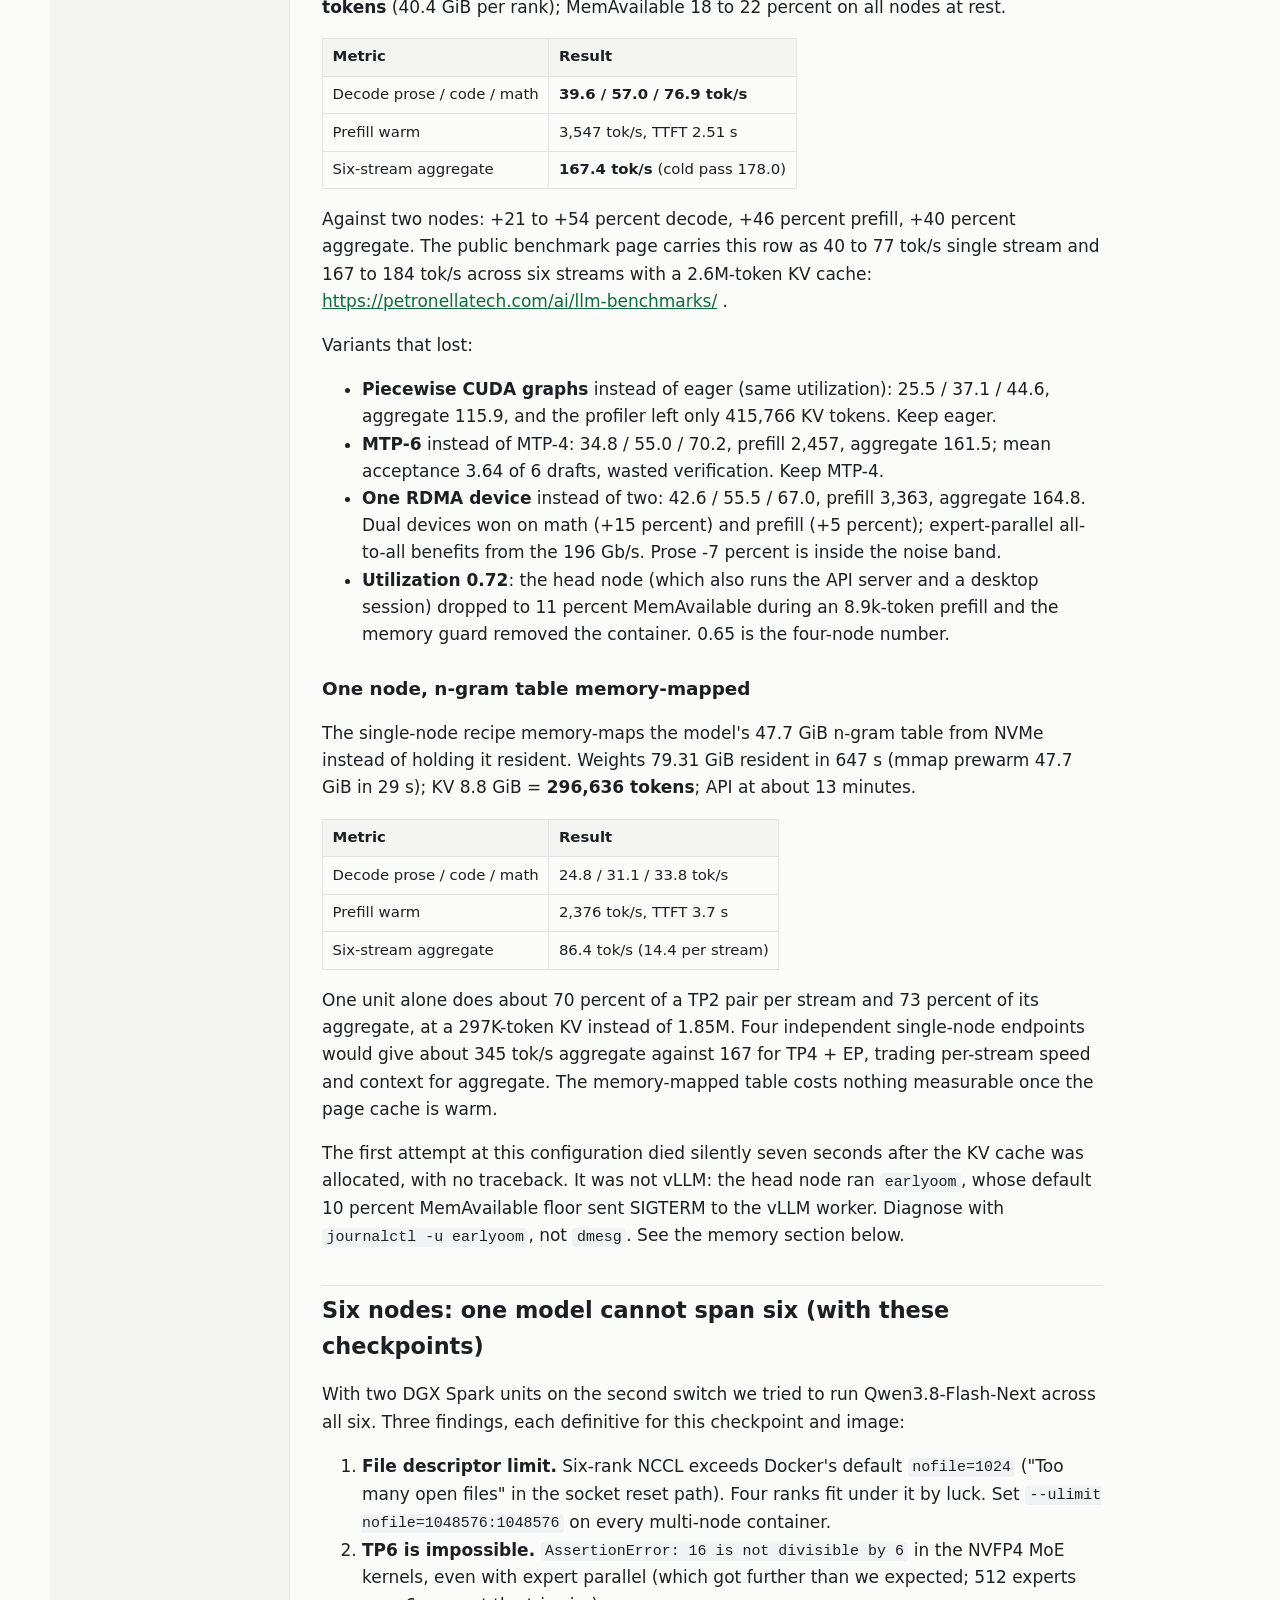
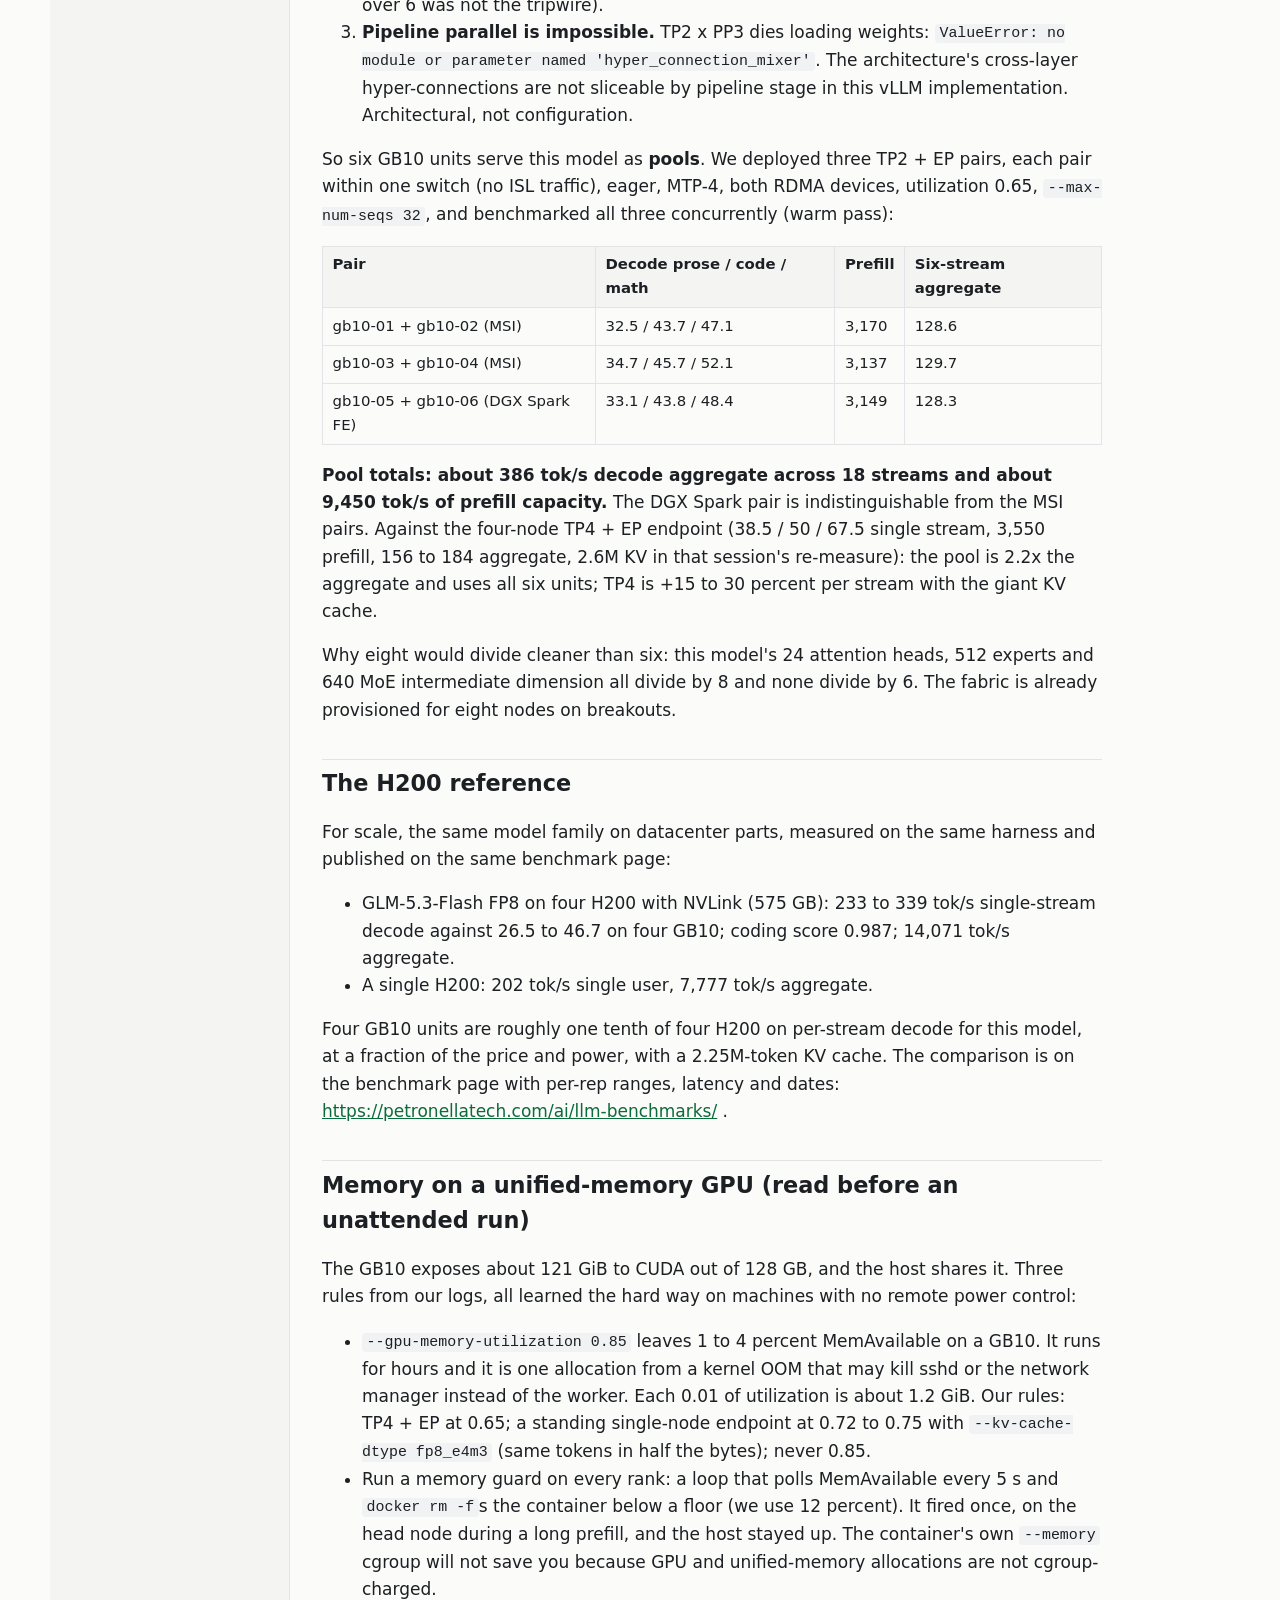
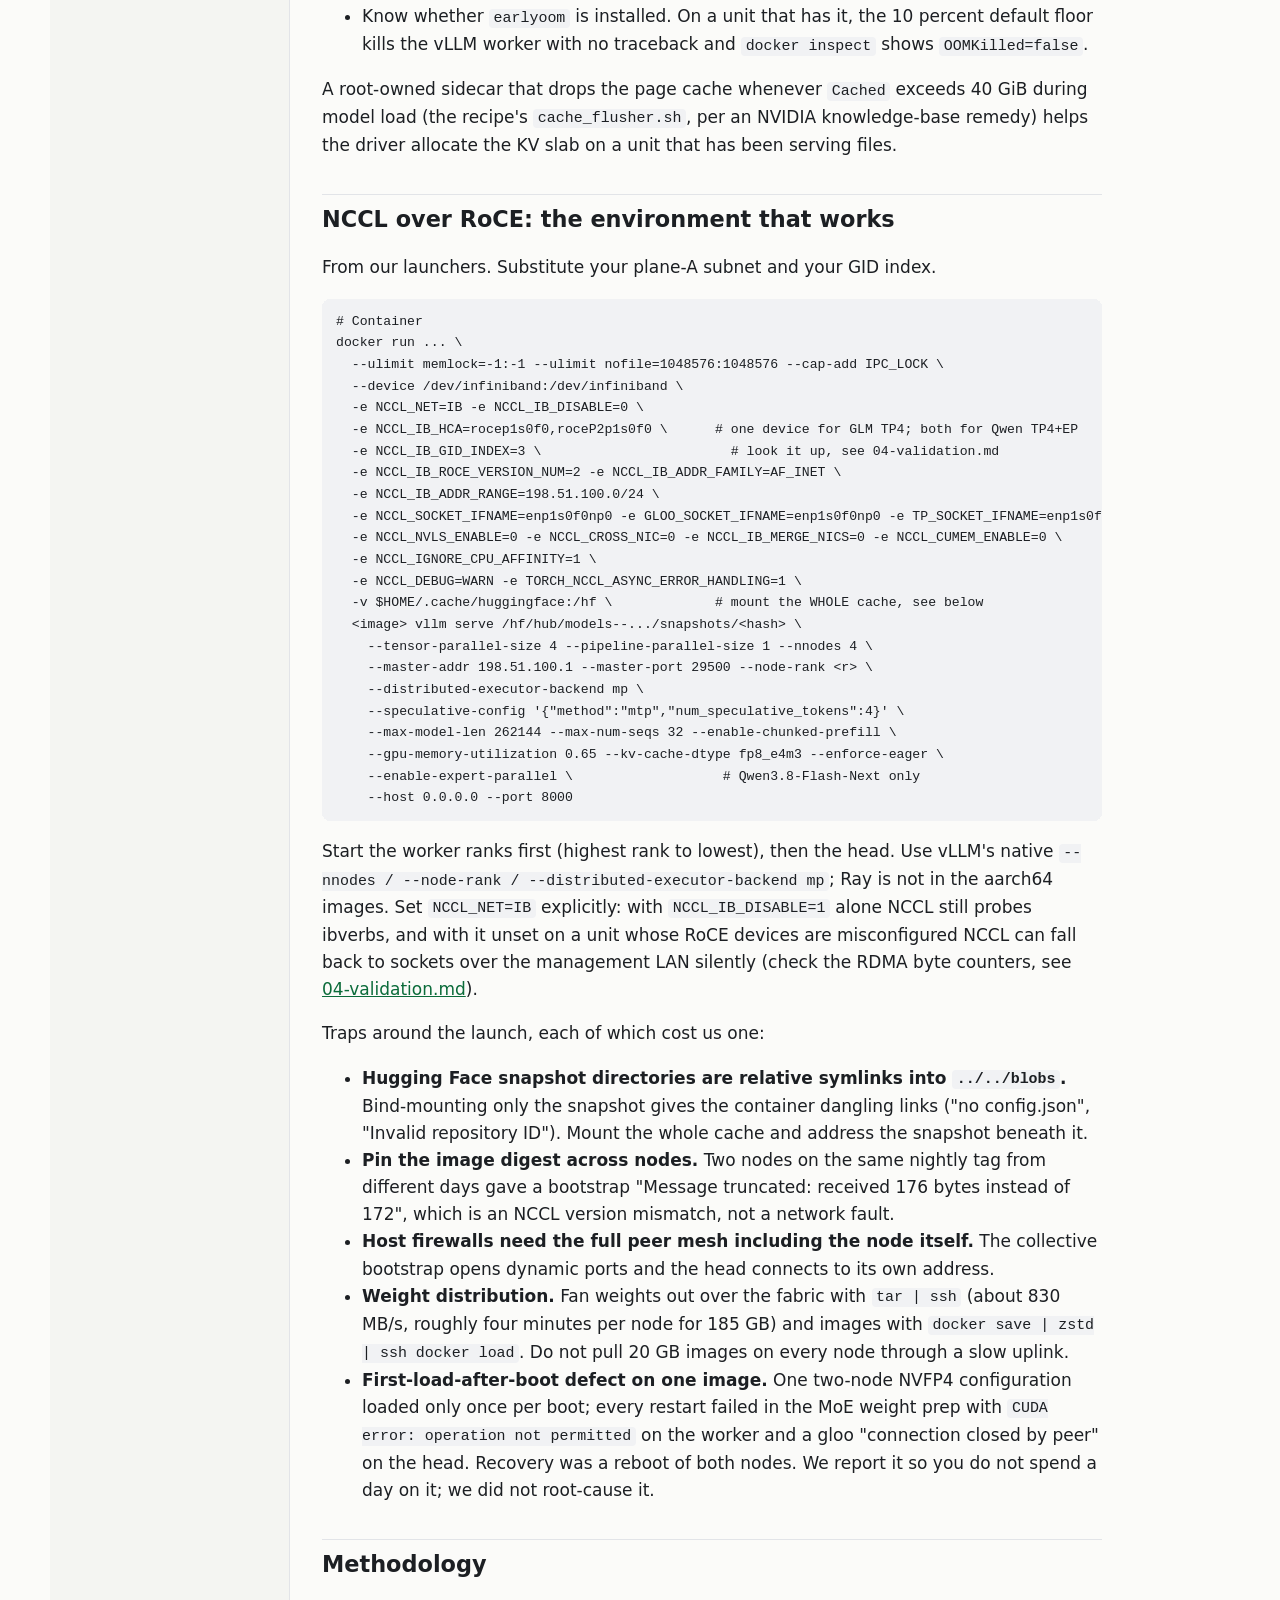
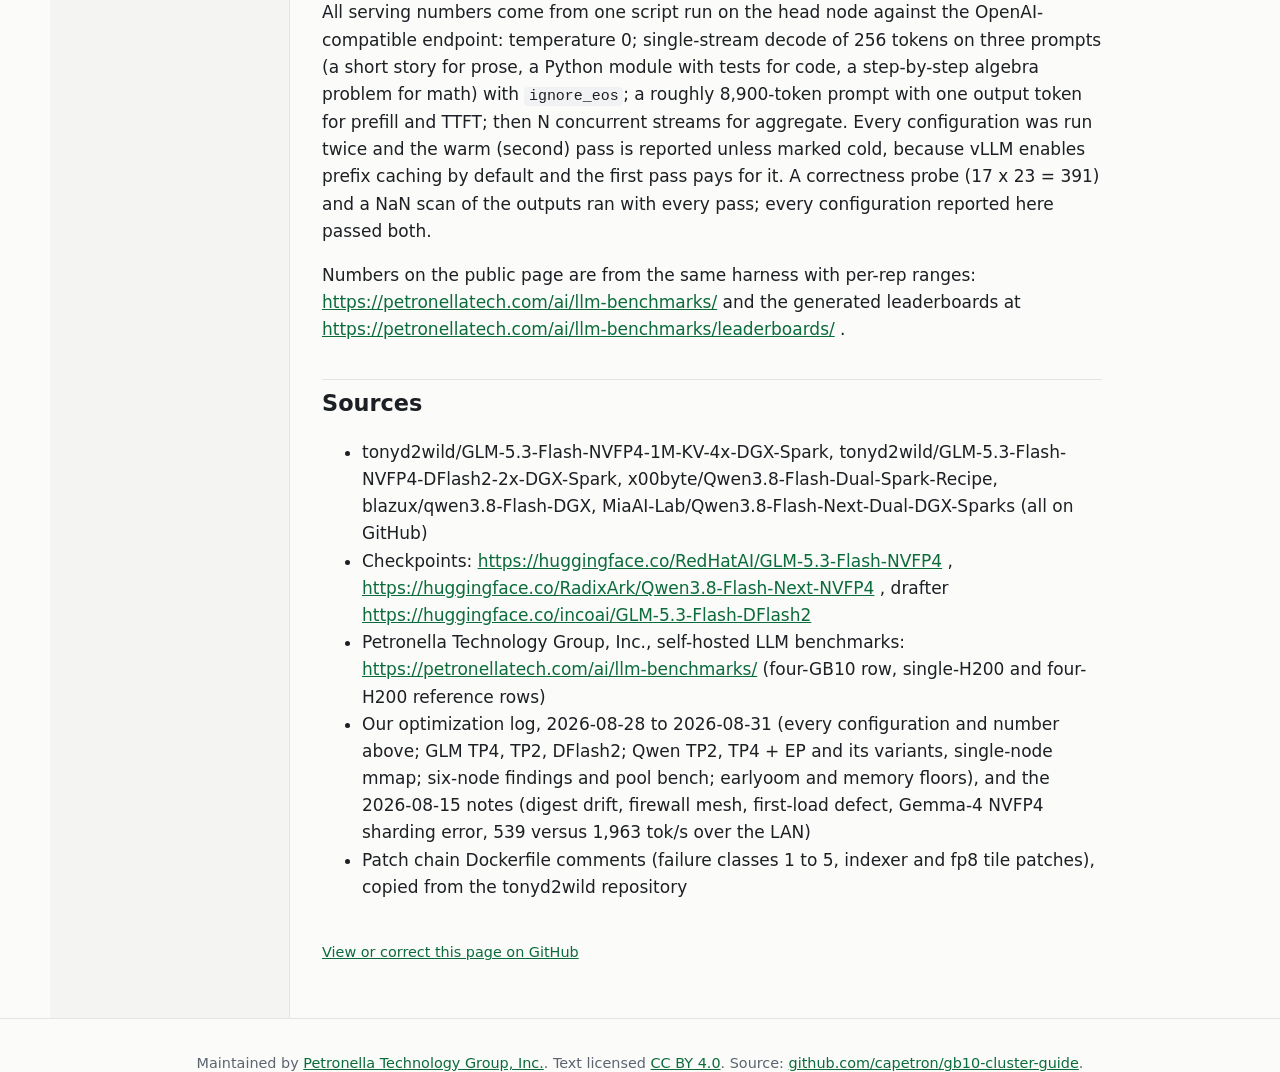
<file: serving-models/index.html>
<!doctype html>
<html lang="en">
<head>
<meta charset="utf-8">
<meta name="viewport" content="width=device-width, initial-scale=1">
<title>Serving Models Across GB10 Nodes with vLLM</title>
<meta name="description" content="Serving large models across GB10 nodes with vLLM on sm_121: the patch chain, four-node GLM and Qwen results, six-node findings and NCCL settings.">
<link rel="canonical" href="https://capetron.github.io/gb10-cluster-guide/serving-models/">
<meta name="robots" content="index, follow">
<meta property="og:type" content="article">
<meta property="og:site_name" content="GB10 Cluster Guide">
<meta property="og:title" content="Serving Models Across GB10 Nodes with vLLM">
<meta property="og:description" content="Serving large models across GB10 nodes with vLLM on sm_121: the patch chain, four-node GLM and Qwen results, six-node findings and NCCL settings.">
<meta property="og:url" content="https://capetron.github.io/gb10-cluster-guide/serving-models/">
<meta property="og:image" content="https://capetron.github.io/gb10-cluster-guide/og.png">
<meta property="og:image:width" content="1200">
<meta property="og:image:height" content="630">
<meta property="og:image:alt" content="Clustering NVIDIA GB10 workstations">
<meta property="og:locale" content="en_US">
<meta property="article:modified_time" content="2026-09-05">
<meta name="twitter:card" content="summary_large_image">
<meta name="twitter:title" content="Serving Models Across GB10 Nodes with vLLM">
<meta name="twitter:description" content="Serving large models across GB10 nodes with vLLM on sm_121: the patch chain, four-node GLM and Qwen results, six-node findings and NCCL settings.">
<meta name="twitter:image" content="https://capetron.github.io/gb10-cluster-guide/og.png">
<link rel="stylesheet" href="../style.css">
<link rel="sitemap" type="application/xml" href="https://capetron.github.io/gb10-cluster-guide/sitemap.xml">
<script type="application/ld+json">{"@context": "https://schema.org", "@type": "TechArticle", "headline": "Serving Models Across GB10 Nodes with vLLM", "description": "Serving large models across GB10 nodes with vLLM on sm_121: the patch chain, four-node GLM and Qwen results, six-node findings and NCCL settings.", "url": "https://capetron.github.io/gb10-cluster-guide/serving-models/", "dateModified": "2026-09-05", "inLanguage": "en", "license": "https://creativecommons.org/licenses/by/4.0/", "image": "https://capetron.github.io/gb10-cluster-guide/og.png", "author": {"@type": "Organization", "name": "Petronella Technology Group, Inc.", "url": "https://petronellatech.com/"}, "publisher": {"@type": "Organization", "name": "Petronella Technology Group, Inc.", "url": "https://petronellatech.com/"}, "isPartOf": {"@type": "WebSite", "name": "GB10 Cluster Guide", "url": "https://capetron.github.io/gb10-cluster-guide/"}}</script>
</head>
<body>
<header class="top"><a class="brand" href="../">GB10 Cluster Guide</a>
<span class="tag">DGX Spark and every GB10 workstation</span></header>
<div class="wrap">
<nav class="side" aria-label="Guide sections"><ol><li><a href="../">Overview</a></li><li><a href="../hardware/">Hardware</a></li><li><a href="../two-and-three-nodes/">Two and three nodes</a></li><li><a href="../switched-fabric/">Switched fabric</a></li><li><a href="../validation/">Validation</a></li><li><a href="../serving-models/" aria-current="page">Serving models</a></li><li><a href="../bill-of-materials/">Bill of materials</a></li><li><a href="../faq/">FAQ</a></li><li><a href="../parts-and-where-to-buy/">Parts and where to buy</a></li><li><a href="../compatibility/">Compatibility by part and model</a></li><li><a href="../sanitization-notes/">Sanitization notes</a></li></ol></nav>
<main>
<article>
<h1 id="05-serving-models-across-the-fabric-vllm-on-sm_121">05. Serving models across the fabric: vLLM on sm_121</h1>
<p><strong>Summary.</strong> The GB10's GPU is CUDA compute capability 12.1 (<code>sm_121</code>), and as of
August 2026 the vendor vLLM images for the two models we care about did not run on it
without patches. This document describes, generically, why the stock image fails and
what the community patch chain fixes; credits the public recipes we built on; and then
gives the measured numbers for the configurations that worked: GLM-5.3-Flash NVFP4 with
tensor parallel 4 across four nodes (26.5 / 38.1 / 46.7 tok/s decode by workload, 3,840
tok/s warm prefill, a 2.25M-token KV cache), Qwen3.8-Flash-Next NVFP4 with tensor
parallel 4 plus expert parallel (39.6 / 57.0 / 76.9 tok/s, 167 tok/s across six streams,
2.64M-token KV), the two-node and single-node variants, the four-H200 reference, what
happens when you try to span six nodes, and the NCCL-over-RoCE environment that makes
any of it work. Every number is from our own runs at temperature 0 with the methodology
in the last section.</p>
<h2 id="why-the-stock-image-fails-on-sm_121">Why the stock image fails on sm_121</h2>
<p>We tried the day-zero vendor image for GLM-5.3-Flash on four GB10 units and it died five
different ways before producing a token. Each failure is a real bug class you will meet
on any new model on this GPU, so they are worth knowing by name:</p>
<ol>
<li><strong>No usable attention backend for the model's KV layout.</strong> GLM-5.3-Flash uses a
   NoPE multi-head latent attention (rotary dimension zero). The only sparse-MLA backend
   the image enabled for capability 12 hard-required a DeepSeek-style rotary dimension
   of 64 and died in warmup. The Hopper NoPE backend supports the layout but was gated to
   capability 9. Fix: extend that backend's capability gate to include 12, and select its
   FlashAttention-2 path (the FA3 path is Hopper-only).</li>
<li><strong>A NaN in the attention kernel at specific batch sizes.</strong> The image's FlashInfer
   release produced NaN for 64 to 256-row batches on sm_121 (1 to 6 rows and 512 plus
   were clean). A later FlashInfer nightly fixed it; the fix is to install that nightly
   and remove the ahead-of-time kernel cache so nothing stale loads.</li>
<li><strong>A silent NCCL downgrade.</strong> Installing the FlashInfer nightly pulled NCCL from 2.30.7
   down to 2.29.7, and 2.29.7 fails <code>ncclCommInitRank</code> with an internal error on the
   RoCE fabric. Fix: re-pin NCCL 2.30.7 in the same layer. (The same downgrade happens
   when installing some model-loader packages. Pin it every time.)</li>
<li><strong>A CUTLASS DSL version mismatch</strong> introduced by the same nightly that broke the
   CuTeDSL warmup. Fix: re-pin the version the base image was qualified with.</li>
<li><strong>A Programmatic Dependent Launch race.</strong> PDL is enabled for any capability at or
   above 9, including 12, in the Triton kernels that carry the model's recurrent state.
   On GB10 that produced a timing-dependent read-before-store race: some boots NaN,
   some did not, and debug hooks that add device syncs masked it. Fix: gate PDL to
   capabilities 9 and 10 only.</li>
</ol>
<p>Two more patches on top of those: initialize the sparse-attention indexer's top-k
destination to a sentinel instead of uninitialized memory (uninitialized pool ids
produced a second NaN class), and cap the fp8 KV cache tile size for the FA2 MLA path
so it fits the GB10's roughly 101 KB of opt-in shared memory instead of assuming
Hopper's 228 KB.</p>
<p>The lesson that generalizes: <strong>on a new GPU, assume the image's attention backend
selection, kernel library version, and NCCL version are all wrong until a multi-node
run has produced a coherent answer.</strong> The failures above look like network faults
(NCCL init errors), model bugs (NaN), or hardware faults (silent worker death), and
none of them were.</p>
<h2 id="the-community-recipes-we-built-on">The community recipes we built on</h2>
<p>All of the above came from public repositories, and we are grateful to their authors.
We copied their patch stacks, built the images locally, and did not change the patches.</p>
<ul>
<li><strong>tonyd2wild/GLM-5.3-Flash-NVFP4-1M-KV-4x-DGX-Spark</strong> (GitHub): the sm_121 patch chain
  for GLM-5.3-Flash (the seven Dockerfiles that fix items 1 through 5 plus the indexer
  and fp8 tile patches), a DFlash2 speculative-decoding overlay, the cache-flusher
  sidecar, and the chat template. Our four-node GLM numbers below match this recipe's
  published four-Spark figures (35.7 tok/s median, 55 to 64 on structured output).</li>
<li><strong>tonyd2wild/GLM-5.3-Flash-NVFP4-DFlash2-2x-DGX-Spark</strong> (GitHub): the two-node
  variant, including the memory settings that make a two-node boot survive.</li>
<li><strong>x00byte/Qwen3.8-Flash-Dual-Spark-Recipe</strong> (GitHub): the two-node Qwen3.8-Flash-Next
  recipe and a prebuilt image with a patched PLE layer for the hybrid NVFP4 plus FP8
  checkpoint. The image is published on Docker Hub by the recipe author; see the repo.</li>
<li><strong>blazux/qwen3.8-Flash-DGX</strong> (GitHub): the single-node variant that memory-maps the
  model's 47.7 GiB n-gram table from NVMe instead of holding it resident.</li>
<li><strong>MiaAI-Lab/Qwen3.8-Flash-Next-Dual-DGX-Sparks</strong> (GitHub): an SGLang two-node lane we
  measured for comparison (it tied on code and lost on prose, math, aggregate and
  prefill to the vLLM lane; we kept vLLM).</li>
</ul>
<p>Checkpoints: <code>RedHatAI/GLM-5.3-Flash-NVFP4</code> (compressed-tensors, 198 GB) and
<code>RadixArk/Qwen3.8-Flash-Next-NVFP4</code> (135 GB), both on Hugging Face.</p>
<h2 id="results-glm-53-flash-nvfp4">Results: GLM-5.3-Flash NVFP4</h2>
<h3 id="four-nodes-tensor-parallel-4-the-configuration-the-recipe-is-written-for">Four nodes, tensor parallel 4 (the configuration the recipe is written for)</h3>
<p>Flags that matter: <code>--tensor-parallel-size 4 --nnodes 4</code>, <code>--enforce-eager</code>,
<code>--moe-backend marlin</code>, <code>--kv-cache-dtype fp8_e4m3</code>, <code>--block-size 2304</code>, MTP
speculative decoding with 4 draft tokens, one RDMA device per node, 16 GiB of KV per
rank, <code>--max-model-len 262144</code>.</p>
<p>Boot: 46.8 GiB of weights per rank loaded in 347 s; GPU KV cache <strong>2,246,948 tokens</strong>
(16 GiB fp8 per rank); API up at 600 s. 17 GB crossed the RDMA device during the run.
Zero NaN.</p>
<table>
<thead>
<tr>
<th>Metric</th>
<th>Result</th>
</tr>
</thead>
<tbody>
<tr>
<td>Decode, prose / code / math (single stream, 256 tokens)</td>
<td>26.5 / 38.1 / 46.7 tok/s</td>
</tr>
<tr>
<td>Prefill, cold (first 8.9k-token prompt)</td>
<td>725 tok/s, TTFT 12.3 s</td>
</tr>
<tr>
<td>Prefill, warm</td>
<td><strong>3,840 tok/s, TTFT 2.3 s</strong></td>
</tr>
<tr>
<td>Six concurrent streams, aggregate decode</td>
<td>91.2 tok/s (about 15 per stream)</td>
</tr>
<tr>
<td>Four concurrent streams, cold</td>
<td>36 tok/s aggregate</td>
</tr>
</tbody>
</table>
<p>Variants we measured against it:</p>
<ul>
<li><strong>Both RDMA devices per node</strong> (<code>NCCL_IB_HCA=rocep1s0f0,roceP2p1s0f0</code>, 196 versus
  98 Gb/s): prefill +9 percent (4,186 tok/s), decode -5 to -9 percent, six-stream
  aggregate -11 percent. GLM's tensor-parallel all-reduce is latency-bound, not
  bandwidth-bound; keep one device.</li>
<li><strong>DFlash2 speculative decoding, K=7</strong> (drafter <code>incoai/GLM-5.3-Flash-DFlash2</code>):
  27.5 / 40.5 / <strong>69.2</strong> tok/s single stream (math +48 percent), prefill 4,065, but
  six-stream aggregate <strong>48.5</strong> (-47 percent). Mean acceptance length 3.09 alone and
  1.97 under six streams; long drafts are mostly wasted once batched. Use it for a
  single-user coding or math endpoint, not a shared one. The recipe's 21.8 to 46.9
  tok/s claim is for structured single-stream output and does not carry to prose or
  concurrency.</li>
</ul>
<h3 id="two-nodes-tensor-parallel-2">Two nodes, tensor parallel 2</h3>
<p>Five attempts failed at memory: weights load at 92.76 GiB per rank in 260 s, and on the
GB10's unified pool the committed memory tracks weights plus runtime, not the
<code>--gpu-memory-utilization</code> cap. With 121.7 GiB visible, 92.8 GiB of weights and about
5 GiB of host, roughly 24 GiB remained for CUDA context, NCCL, the MoE workspace, the
MTP draft and the KV cache, and the runtime needed more. A container memory cgroup never
engaged because GPU and unified-memory allocations are not cgroup-charged.</p>
<p>The sixth attempt, following the two-node recipe exactly, booted: no container memory
cap, <code>--kv-cache-memory 4445787956</code> (the 4.14 GiB vLLM itself suggested, the only value
the recipe author's six-boot ladder survived), and no memory guard above a 2 percent
wedge backstop. Boot 468 s for weights, KV <strong>507,041 tokens</strong>, API at 750 s, host
MemAvailable floor 3 to 4 percent.</p>
<table>
<thead>
<tr>
<th>Metric</th>
<th>TP2, MTP-4</th>
<th>TP2, DFlash2 K=7</th>
</tr>
</thead>
<tbody>
<tr>
<td>Decode prose / code / math</td>
<td>16.0 / 21.4 / 31.1</td>
<td>16.6 / 23.4 / 49.8</td>
</tr>
<tr>
<td>Prefill warm</td>
<td>1,495 tok/s, TTFT 5.95 s</td>
<td>1,479 tok/s, TTFT 6.0 s</td>
</tr>
<tr>
<td>Six-stream aggregate</td>
<td>52.1</td>
<td>49.4</td>
</tr>
<tr>
<td>KV cache</td>
<td>507,041 tokens</td>
<td>457,414 tokens</td>
</tr>
</tbody>
</table>
<p>Against four nodes: decode at 56 to 67 percent, prefill at 39 percent, aggregate at
57 percent, KV at 23 percent. Two nodes is a "free the other pair for something else"
configuration, not a faster one, and it runs at a 3 to 4 percent host-memory floor that
we would not leave unattended on boxes with no remote power control.</p>
<h2 id="results-qwen38-flash-next-nvfp4">Results: Qwen3.8-Flash-Next NVFP4</h2>
<h3 id="two-nodes-tensor-parallel-2_1">Two nodes, tensor parallel 2</h3>
<p>Weights 64.8 GiB per rank in 563 s; KV <strong>1,850,932 tokens</strong> (32.6 GiB per rank); API at
about 11 minutes; 11 GB over the RDMA device; zero NaN. Thinking is on by default in this
model's chat template: a small <code>max_tokens</code> returns <code>content: null</code>, so pass
<code>chat_template_kwargs: {"enable_thinking": false}</code> or budget at least about 150 tokens.</p>
<table>
<thead>
<tr>
<th>Metric</th>
<th>Result</th>
</tr>
</thead>
<tbody>
<tr>
<td>Decode prose / code / math</td>
<td>35.3 / 36.0 / 53.2 tok/s</td>
</tr>
<tr>
<td>Prefill warm</td>
<td>2,303 tok/s, TTFT 3.9 s</td>
</tr>
<tr>
<td>Six-stream aggregate</td>
<td>118.1 tok/s (about 20 per stream)</td>
</tr>
</tbody>
</table>
<h3 id="four-nodes-plain-tensor-parallel-4-cannot-load">Four nodes: plain tensor parallel 4 cannot load</h3>
<p>Every rank raised <code>NotImplementedError: Intermediate size padding for w1 and w3 ...
FLASHINFER_CUTLASS</code>. The model's <code>moe_intermediate_size</code> is 640 across 512 experts;
TP2 slices it to 320, which is fine, and TP4 slices it to 160, which is below the NVFP4
MoE kernel's alignment and padding is unsupported. It is not memory (57 percent was
free when it died).</p>
<p>The fix is <code>--enable-expert-parallel</code>: each rank holds 128 whole experts instead of a
slice of every expert. (A different NVFP4 MoE checkpoint, Gemma-4-26B-A4B, could not
tensor-shard at all for the same reason at TP2 or TP4; expect this class of error on
small-intermediate MoE checkpoints.)</p>
<h3 id="four-nodes-tensor-parallel-4-plus-expert-parallel-the-winner">Four nodes, tensor parallel 4 plus expert parallel (the winner)</h3>
<p>Configuration: TP4 + EP, eager execution, MTP-4, both RDMA devices per node,
<code>--gpu-memory-utilization 0.65</code>, prefix caching on, <code>--max-num-seqs 32</code>.</p>
<p>Boot: 33.7 GiB of weights per rank in 313 s; API at about 12 minutes; KV
<strong>2,643,285 tokens</strong> (40.4 GiB per rank); MemAvailable 18 to 22 percent on all nodes at
rest.</p>
<table>
<thead>
<tr>
<th>Metric</th>
<th>Result</th>
</tr>
</thead>
<tbody>
<tr>
<td>Decode prose / code / math</td>
<td><strong>39.6 / 57.0 / 76.9 tok/s</strong></td>
</tr>
<tr>
<td>Prefill warm</td>
<td>3,547 tok/s, TTFT 2.51 s</td>
</tr>
<tr>
<td>Six-stream aggregate</td>
<td><strong>167.4 tok/s</strong> (cold pass 178.0)</td>
</tr>
</tbody>
</table>
<p>Against two nodes: +21 to +54 percent decode, +46 percent prefill, +40 percent
aggregate. The public benchmark page carries this row as 40 to 77 tok/s single stream and
167 to 184 tok/s across six streams with a 2.6M-token KV cache:
<a href="https://petronellatech.com/ai/llm-benchmarks/">https://petronellatech.com/ai/llm-benchmarks/</a> .</p>
<p>Variants that lost:</p>
<ul>
<li><strong>Piecewise CUDA graphs</strong> instead of eager (same utilization): 25.5 / 37.1 / 44.6,
  aggregate 115.9, and the profiler left only 415,766 KV tokens. Keep eager.</li>
<li><strong>MTP-6</strong> instead of MTP-4: 34.8 / 55.0 / 70.2, prefill 2,457, aggregate 161.5; mean
  acceptance 3.64 of 6 drafts, wasted verification. Keep MTP-4.</li>
<li><strong>One RDMA device</strong> instead of two: 42.6 / 55.5 / 67.0, prefill 3,363, aggregate 164.8.
  Dual devices won on math (+15 percent) and prefill (+5 percent); expert-parallel
  all-to-all benefits from the 196 Gb/s. Prose -7 percent is inside the noise band.</li>
<li><strong>Utilization 0.72</strong>: the head node (which also runs the API server and a desktop
  session) dropped to 11 percent MemAvailable during an 8.9k-token prefill and the
  memory guard removed the container. 0.65 is the four-node number.</li>
</ul>
<h3 id="one-node-n-gram-table-memory-mapped">One node, n-gram table memory-mapped</h3>
<p>The single-node recipe memory-maps the model's 47.7 GiB n-gram table from NVMe instead of
holding it resident. Weights 79.31 GiB resident in 647 s (mmap prewarm 47.7 GiB in
29 s); KV 8.8 GiB = <strong>296,636 tokens</strong>; API at about 13 minutes.</p>
<table>
<thead>
<tr>
<th>Metric</th>
<th>Result</th>
</tr>
</thead>
<tbody>
<tr>
<td>Decode prose / code / math</td>
<td>24.8 / 31.1 / 33.8 tok/s</td>
</tr>
<tr>
<td>Prefill warm</td>
<td>2,376 tok/s, TTFT 3.7 s</td>
</tr>
<tr>
<td>Six-stream aggregate</td>
<td>86.4 tok/s (14.4 per stream)</td>
</tr>
</tbody>
</table>
<p>One unit alone does about 70 percent of a TP2 pair per stream and 73 percent of its
aggregate, at a 297K-token KV instead of 1.85M. Four independent single-node endpoints
would give about 345 tok/s aggregate against 167 for TP4 + EP, trading per-stream speed
and context for aggregate. The memory-mapped table costs nothing measurable once the
page cache is warm.</p>
<p>The first attempt at this configuration died silently seven seconds after the KV cache
was allocated, with no traceback. It was not vLLM: the head node ran <code>earlyoom</code>, whose
default 10 percent MemAvailable floor sent SIGTERM to the vLLM worker. Diagnose with
<code>journalctl -u earlyoom</code>, not <code>dmesg</code>. See the memory section below.</p>
<h2 id="six-nodes-one-model-cannot-span-six-with-these-checkpoints">Six nodes: one model cannot span six (with these checkpoints)</h2>
<p>With two DGX Spark units on the second switch we tried to run Qwen3.8-Flash-Next across
all six. Three findings, each definitive for this checkpoint and image:</p>
<ol>
<li><strong>File descriptor limit.</strong> Six-rank NCCL exceeds Docker's default <code>nofile=1024</code>
   ("Too many open files" in the socket reset path). Four ranks fit under it by luck.
   Set <code>--ulimit nofile=1048576:1048576</code> on every multi-node container.</li>
<li><strong>TP6 is impossible.</strong> <code>AssertionError: 16 is not divisible by 6</code> in the NVFP4 MoE
   kernels, even with expert parallel (which got further than we expected; 512 experts
   over 6 was not the tripwire).</li>
<li><strong>Pipeline parallel is impossible.</strong> TP2 x PP3 dies loading weights:
   <code>ValueError: no module or parameter named 'hyper_connection_mixer'</code>. The
   architecture's cross-layer hyper-connections are not sliceable by pipeline stage in
   this vLLM implementation. Architectural, not configuration.</li>
</ol>
<p>So six GB10 units serve this model as <strong>pools</strong>. We deployed three TP2 + EP pairs, each
pair within one switch (no ISL traffic), eager, MTP-4, both RDMA devices, utilization
0.65, <code>--max-num-seqs 32</code>, and benchmarked all three concurrently (warm pass):</p>
<table>
<thead>
<tr>
<th>Pair</th>
<th>Decode prose / code / math</th>
<th>Prefill</th>
<th>Six-stream aggregate</th>
</tr>
</thead>
<tbody>
<tr>
<td>gb10-01 + gb10-02 (MSI)</td>
<td>32.5 / 43.7 / 47.1</td>
<td>3,170</td>
<td>128.6</td>
</tr>
<tr>
<td>gb10-03 + gb10-04 (MSI)</td>
<td>34.7 / 45.7 / 52.1</td>
<td>3,137</td>
<td>129.7</td>
</tr>
<tr>
<td>gb10-05 + gb10-06 (DGX Spark FE)</td>
<td>33.1 / 43.8 / 48.4</td>
<td>3,149</td>
<td>128.3</td>
</tr>
</tbody>
</table>
<p><strong>Pool totals: about 386 tok/s decode aggregate across 18 streams and about 9,450 tok/s
of prefill capacity.</strong> The DGX Spark pair is indistinguishable from the MSI pairs. Against
the four-node TP4 + EP endpoint (38.5 / 50 / 67.5 single stream, 3,550 prefill, 156 to 184
aggregate, 2.6M KV in that session's re-measure): the pool is 2.2x the aggregate and
uses all six units; TP4 is +15 to 30 percent per stream with the giant KV cache.</p>
<p>Why eight would divide cleaner than six: this model's 24 attention heads, 512 experts
and 640 MoE intermediate dimension all divide by 8 and none divide by 6. The fabric is
already provisioned for eight nodes on breakouts.</p>
<h2 id="the-h200-reference">The H200 reference</h2>
<p>For scale, the same model family on datacenter parts, measured on the same harness and
published on the same benchmark page:</p>
<ul>
<li>GLM-5.3-Flash FP8 on four H200 with NVLink (575 GB): 233 to 339 tok/s single-stream
  decode against 26.5 to 46.7 on four GB10; coding score 0.987; 14,071 tok/s aggregate.</li>
<li>A single H200: 202 tok/s single user, 7,777 tok/s aggregate.</li>
</ul>
<p>Four GB10 units are roughly one tenth of four H200 on per-stream decode for this model,
at a fraction of the price and power, with a 2.25M-token KV cache. The comparison is on
the benchmark page with per-rep ranges, latency and dates:
<a href="https://petronellatech.com/ai/llm-benchmarks/">https://petronellatech.com/ai/llm-benchmarks/</a> .</p>
<h2 id="memory-on-a-unified-memory-gpu-read-before-an-unattended-run">Memory on a unified-memory GPU (read before an unattended run)</h2>
<p>The GB10 exposes about 121 GiB to CUDA out of 128 GB, and the host shares it. Three
rules from our logs, all learned the hard way on machines with no remote power control:</p>
<ul>
<li><code>--gpu-memory-utilization 0.85</code> leaves 1 to 4 percent MemAvailable on a GB10. It runs
  for hours and it is one allocation from a kernel OOM that may kill sshd or the network
  manager instead of the worker. Each 0.01 of utilization is about 1.2 GiB. Our rules:
  TP4 + EP at 0.65; a standing single-node endpoint at 0.72 to 0.75 with
  <code>--kv-cache-dtype fp8_e4m3</code> (same tokens in half the bytes); never 0.85.</li>
<li>Run a memory guard on every rank: a loop that polls MemAvailable every 5 s and
  <code>docker rm -f</code>s the container below a floor (we use 12 percent). It fired once, on the
  head node during a long prefill, and the host stayed up. The container's own
  <code>--memory</code> cgroup will not save you because GPU and unified-memory allocations are
  not cgroup-charged.</li>
<li>Know whether <code>earlyoom</code> is installed. On a unit that has it, the 10 percent default
  floor kills the vLLM worker with no traceback and <code>docker inspect</code> shows
  <code>OOMKilled=false</code>.</li>
</ul>
<p>A root-owned sidecar that drops the page cache whenever <code>Cached</code> exceeds 40 GiB during
model load (the recipe's <code>cache_flusher.sh</code>, per an NVIDIA knowledge-base remedy)
helps the driver allocate the KV slab on a unit that has been serving files.</p>
<h2 id="nccl-over-roce-the-environment-that-works">NCCL over RoCE: the environment that works</h2>
<p>From our launchers. Substitute your plane-A subnet and your GID index.</p>
<pre><code># Container
docker run ... \
  --ulimit memlock=-1:-1 --ulimit nofile=1048576:1048576 --cap-add IPC_LOCK \
  --device /dev/infiniband:/dev/infiniband \
  -e NCCL_NET=IB -e NCCL_IB_DISABLE=0 \
  -e NCCL_IB_HCA=rocep1s0f0,roceP2p1s0f0 \      # one device for GLM TP4; both for Qwen TP4+EP
  -e NCCL_IB_GID_INDEX=3 \                        # look it up, see 04-validation.md
  -e NCCL_IB_ROCE_VERSION_NUM=2 -e NCCL_IB_ADDR_FAMILY=AF_INET \
  -e NCCL_IB_ADDR_RANGE=198.51.100.0/24 \
  -e NCCL_SOCKET_IFNAME=enp1s0f0np0 -e GLOO_SOCKET_IFNAME=enp1s0f0np0 -e TP_SOCKET_IFNAME=enp1s0f0np0 \
  -e NCCL_NVLS_ENABLE=0 -e NCCL_CROSS_NIC=0 -e NCCL_IB_MERGE_NICS=0 -e NCCL_CUMEM_ENABLE=0 \
  -e NCCL_IGNORE_CPU_AFFINITY=1 \
  -e NCCL_DEBUG=WARN -e TORCH_NCCL_ASYNC_ERROR_HANDLING=1 \
  -v $HOME/.cache/huggingface:/hf \             # mount the WHOLE cache, see below
  &lt;image&gt; vllm serve /hf/hub/models--.../snapshots/&lt;hash&gt; \
    --tensor-parallel-size 4 --pipeline-parallel-size 1 --nnodes 4 \
    --master-addr 198.51.100.1 --master-port 29500 --node-rank &lt;r&gt; \
    --distributed-executor-backend mp \
    --speculative-config '{&quot;method&quot;:&quot;mtp&quot;,&quot;num_speculative_tokens&quot;:4}' \
    --max-model-len 262144 --max-num-seqs 32 --enable-chunked-prefill \
    --gpu-memory-utilization 0.65 --kv-cache-dtype fp8_e4m3 --enforce-eager \
    --enable-expert-parallel \                   # Qwen3.8-Flash-Next only
    --host 0.0.0.0 --port 8000
</code></pre>
<p>Start the worker ranks first (highest rank to lowest), then the head. Use vLLM's native
<code>--nnodes / --node-rank / --distributed-executor-backend mp</code>; Ray is not in the aarch64
images. Set <code>NCCL_NET=IB</code> explicitly: with <code>NCCL_IB_DISABLE=1</code> alone NCCL still probes
ibverbs, and with it unset on a unit whose RoCE devices are misconfigured NCCL can fall
back to sockets over the management LAN silently (check the RDMA byte counters, see
<a href="../validation/">04-validation.md</a>).</p>
<p>Traps around the launch, each of which cost us one:</p>
<ul>
<li><strong>Hugging Face snapshot directories are relative symlinks into <code>../../blobs</code>.</strong>
  Bind-mounting only the snapshot gives the container dangling links ("no config.json",
  "Invalid repository ID"). Mount the whole cache and address the snapshot beneath it.</li>
<li><strong>Pin the image digest across nodes.</strong> Two nodes on the same nightly tag from
  different days gave a bootstrap "Message truncated: received 176 bytes instead of
  172", which is an NCCL version mismatch, not a network fault.</li>
<li><strong>Host firewalls need the full peer mesh including the node itself.</strong> The collective
  bootstrap opens dynamic ports and the head connects to its own address.</li>
<li><strong>Weight distribution.</strong> Fan weights out over the fabric with <code>tar | ssh</code> (about 830
  MB/s, roughly four minutes per node for 185 GB) and images with
  <code>docker save | zstd | ssh docker load</code>. Do not pull 20 GB images on every node
  through a slow uplink.</li>
<li><strong>First-load-after-boot defect on one image.</strong> One two-node NVFP4 configuration
  loaded only once per boot; every restart failed in the MoE weight prep with
  <code>CUDA error: operation not permitted</code> on the worker and a gloo "connection closed by
  peer" on the head. Recovery was a reboot of both nodes. We report it so you do not
  spend a day on it; we did not root-cause it.</li>
</ul>
<h2 id="methodology">Methodology</h2>
<p>All serving numbers come from one script run on the head node against the
OpenAI-compatible endpoint: temperature 0; single-stream decode of 256 tokens on three
prompts (a short story for prose, a Python module with tests for code, a step-by-step
algebra problem for math) with <code>ignore_eos</code>; a roughly 8,900-token prompt with one
output token for prefill and TTFT; then N concurrent streams for aggregate. Every
configuration was run twice and the warm (second) pass is reported unless marked cold,
because vLLM enables prefix caching by default and the first pass pays for it. A
correctness probe (17 x 23 = 391) and a NaN scan of the outputs ran with every pass;
every configuration reported here passed both.</p>
<p>Numbers on the public page are from the same harness with per-rep ranges:
<a href="https://petronellatech.com/ai/llm-benchmarks/">https://petronellatech.com/ai/llm-benchmarks/</a> and the generated leaderboards at
<a href="https://petronellatech.com/ai/llm-benchmarks/leaderboards/">https://petronellatech.com/ai/llm-benchmarks/leaderboards/</a> .</p>
<h2 id="sources">Sources</h2>
<ul>
<li>tonyd2wild/GLM-5.3-Flash-NVFP4-1M-KV-4x-DGX-Spark, tonyd2wild/GLM-5.3-Flash-NVFP4-DFlash2-2x-DGX-Spark, x00byte/Qwen3.8-Flash-Dual-Spark-Recipe, blazux/qwen3.8-Flash-DGX, MiaAI-Lab/Qwen3.8-Flash-Next-Dual-DGX-Sparks (all on GitHub)</li>
<li>Checkpoints: <a href="https://huggingface.co/RedHatAI/GLM-5.3-Flash-NVFP4">https://huggingface.co/RedHatAI/GLM-5.3-Flash-NVFP4</a> , <a href="https://huggingface.co/RadixArk/Qwen3.8-Flash-Next-NVFP4">https://huggingface.co/RadixArk/Qwen3.8-Flash-Next-NVFP4</a> , drafter <a href="https://huggingface.co/incoai/GLM-5.3-Flash-DFlash2">https://huggingface.co/incoai/GLM-5.3-Flash-DFlash2</a></li>
<li>Petronella Technology Group, Inc., self-hosted LLM benchmarks: <a href="https://petronellatech.com/ai/llm-benchmarks/">https://petronellatech.com/ai/llm-benchmarks/</a> (four-GB10 row, single-H200 and four-H200 reference rows)</li>
<li>Our optimization log, 2026-08-28 to 2026-08-31 (every configuration and number above; GLM TP4, TP2, DFlash2; Qwen TP2, TP4 + EP and its variants, single-node mmap; six-node findings and pool bench; earlyoom and memory floors), and the 2026-08-15 notes (digest drift, firewall mesh, first-load defect, Gemma-4 NVFP4 sharding error, 539 versus 1,963 tok/s over the LAN)</li>
<li>Patch chain Dockerfile comments (failure classes 1 to 5, indexer and fp8 tile patches), copied from the tonyd2wild repository</li>
</ul>
</article>
<p class="src"><a href="https://github.com/capetron/gb10-cluster-guide/blob/main/docs/05-serving-models.md">View or correct this page on GitHub</a></p>
</main>
</div>
<footer>
<p>Maintained by <a href="https://petronellatech.com/">Petronella Technology Group, Inc.</a>. Text licensed
<a href="https://creativecommons.org/licenses/by/4.0/">CC BY 4.0</a>.
Source: <a href="https://github.com/capetron/gb10-cluster-guide">github.com/capetron/gb10-cluster-guide</a>.</p>
</footer>
</body>
</html>
</file>
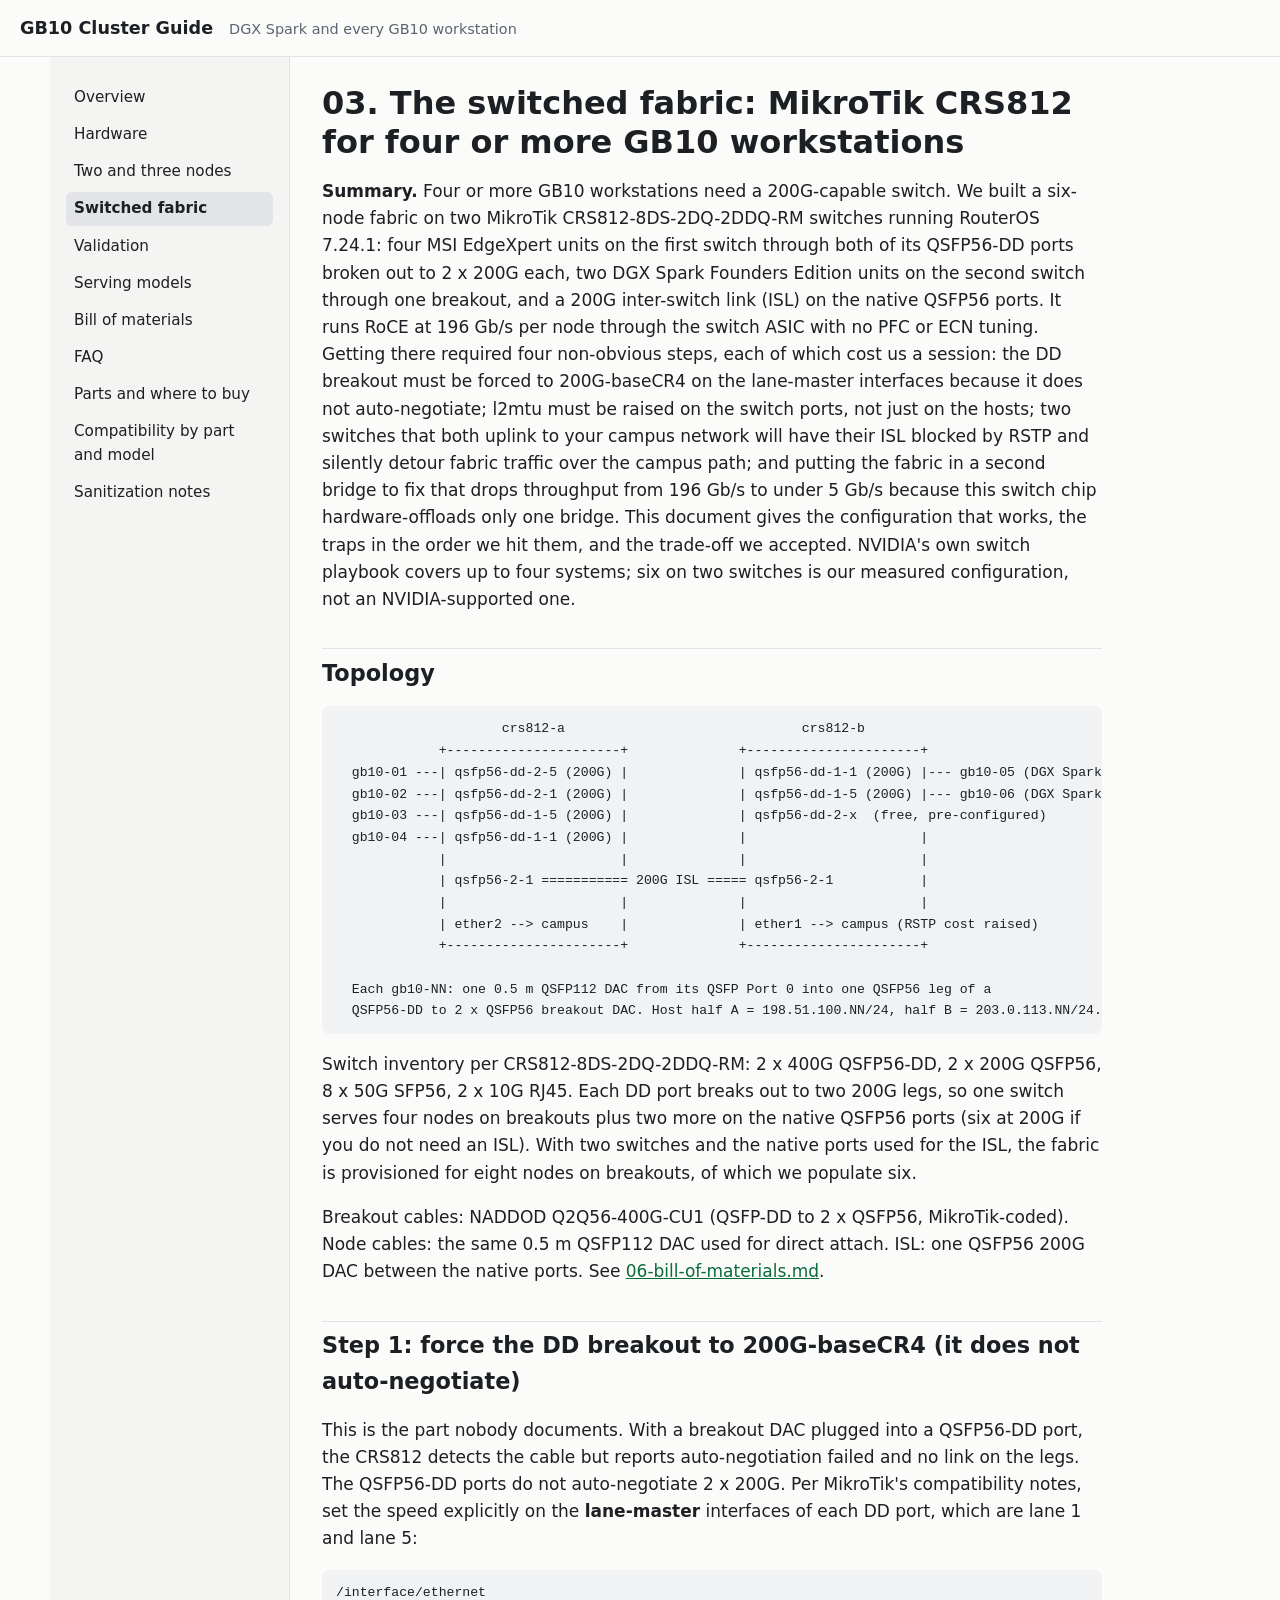
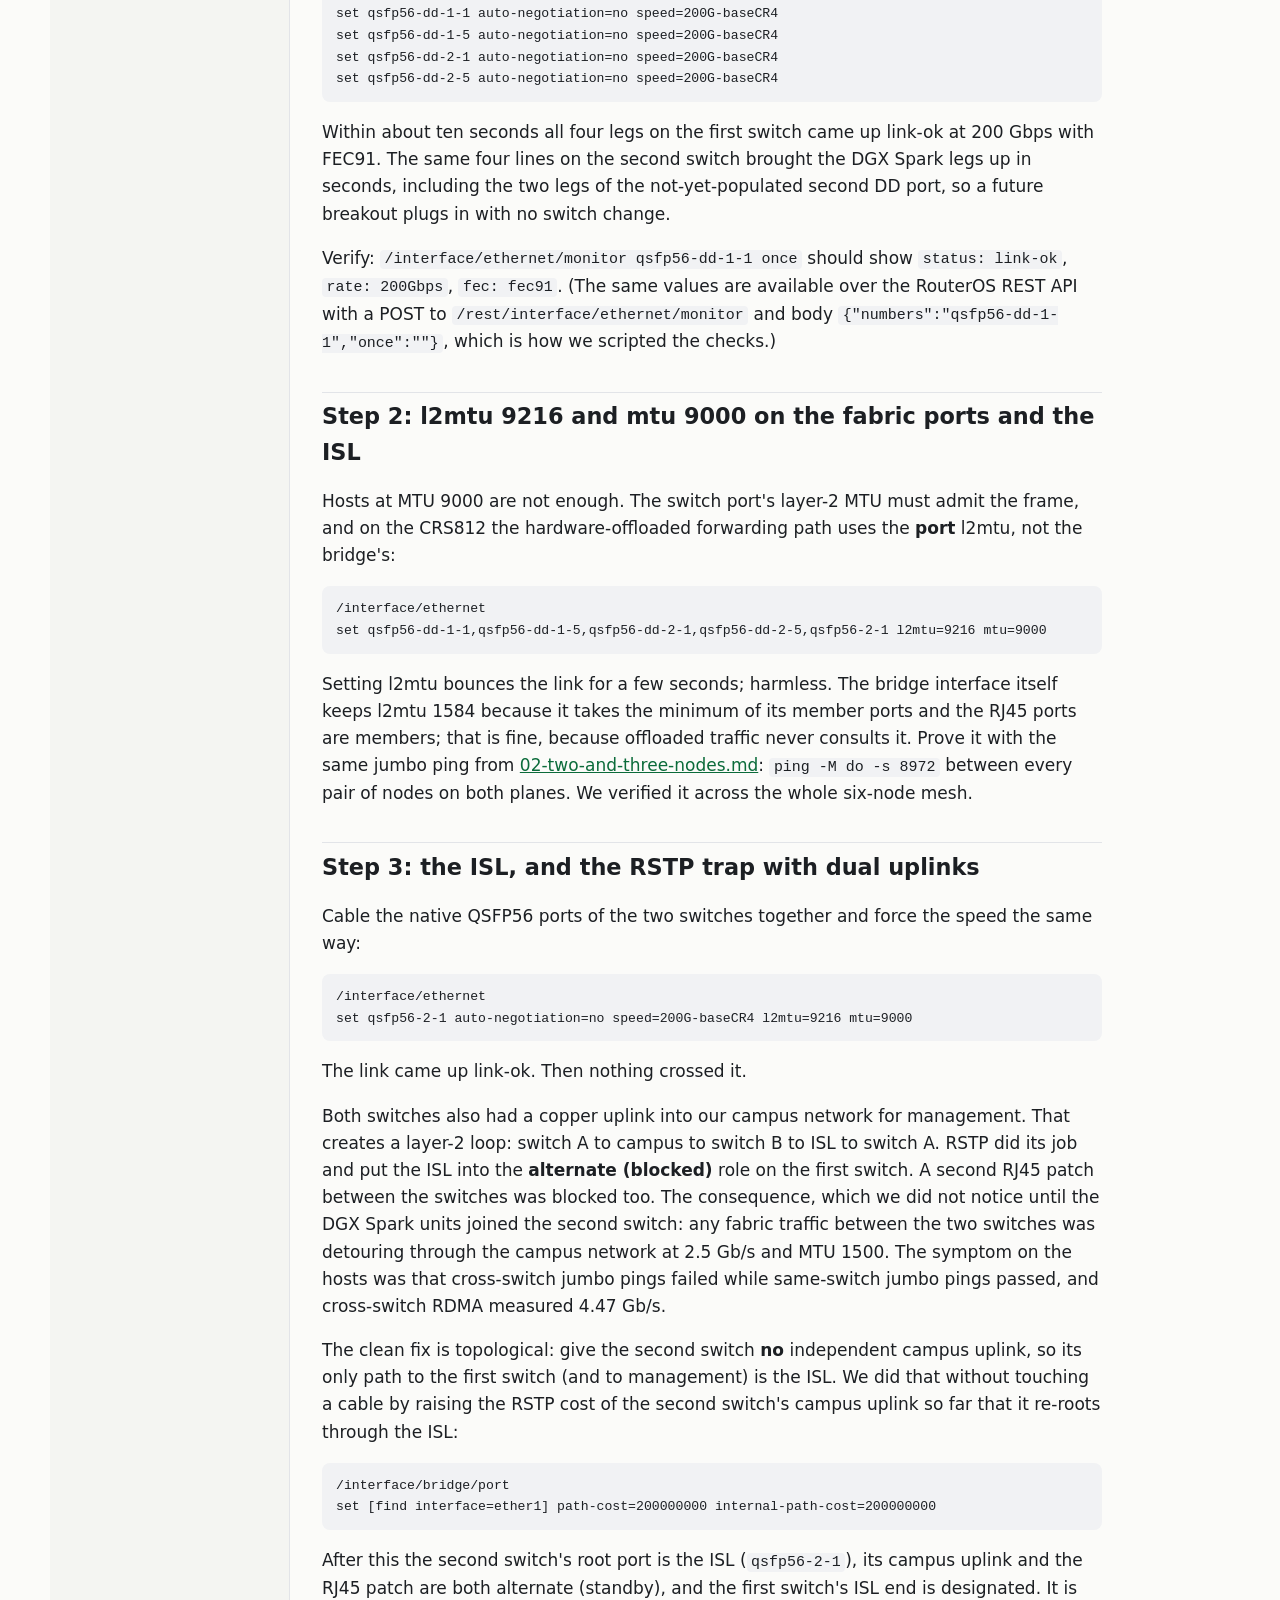
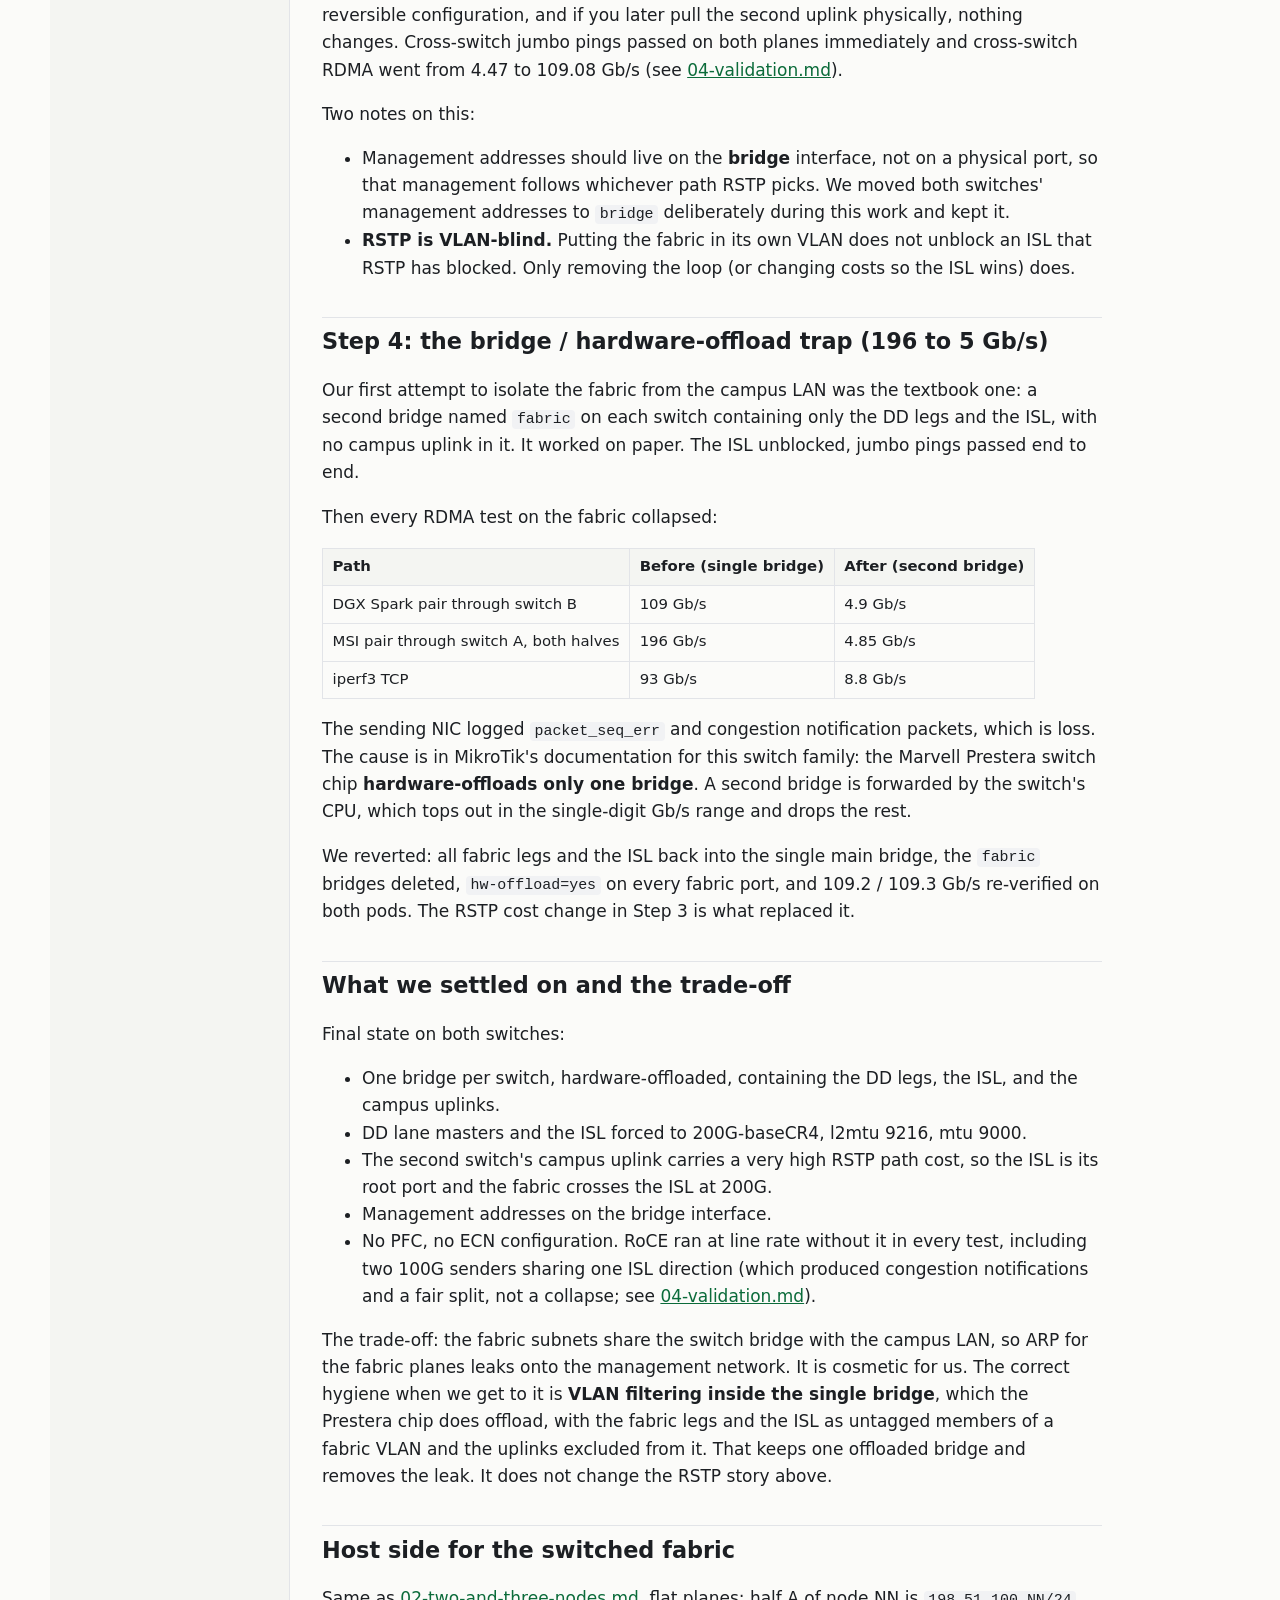
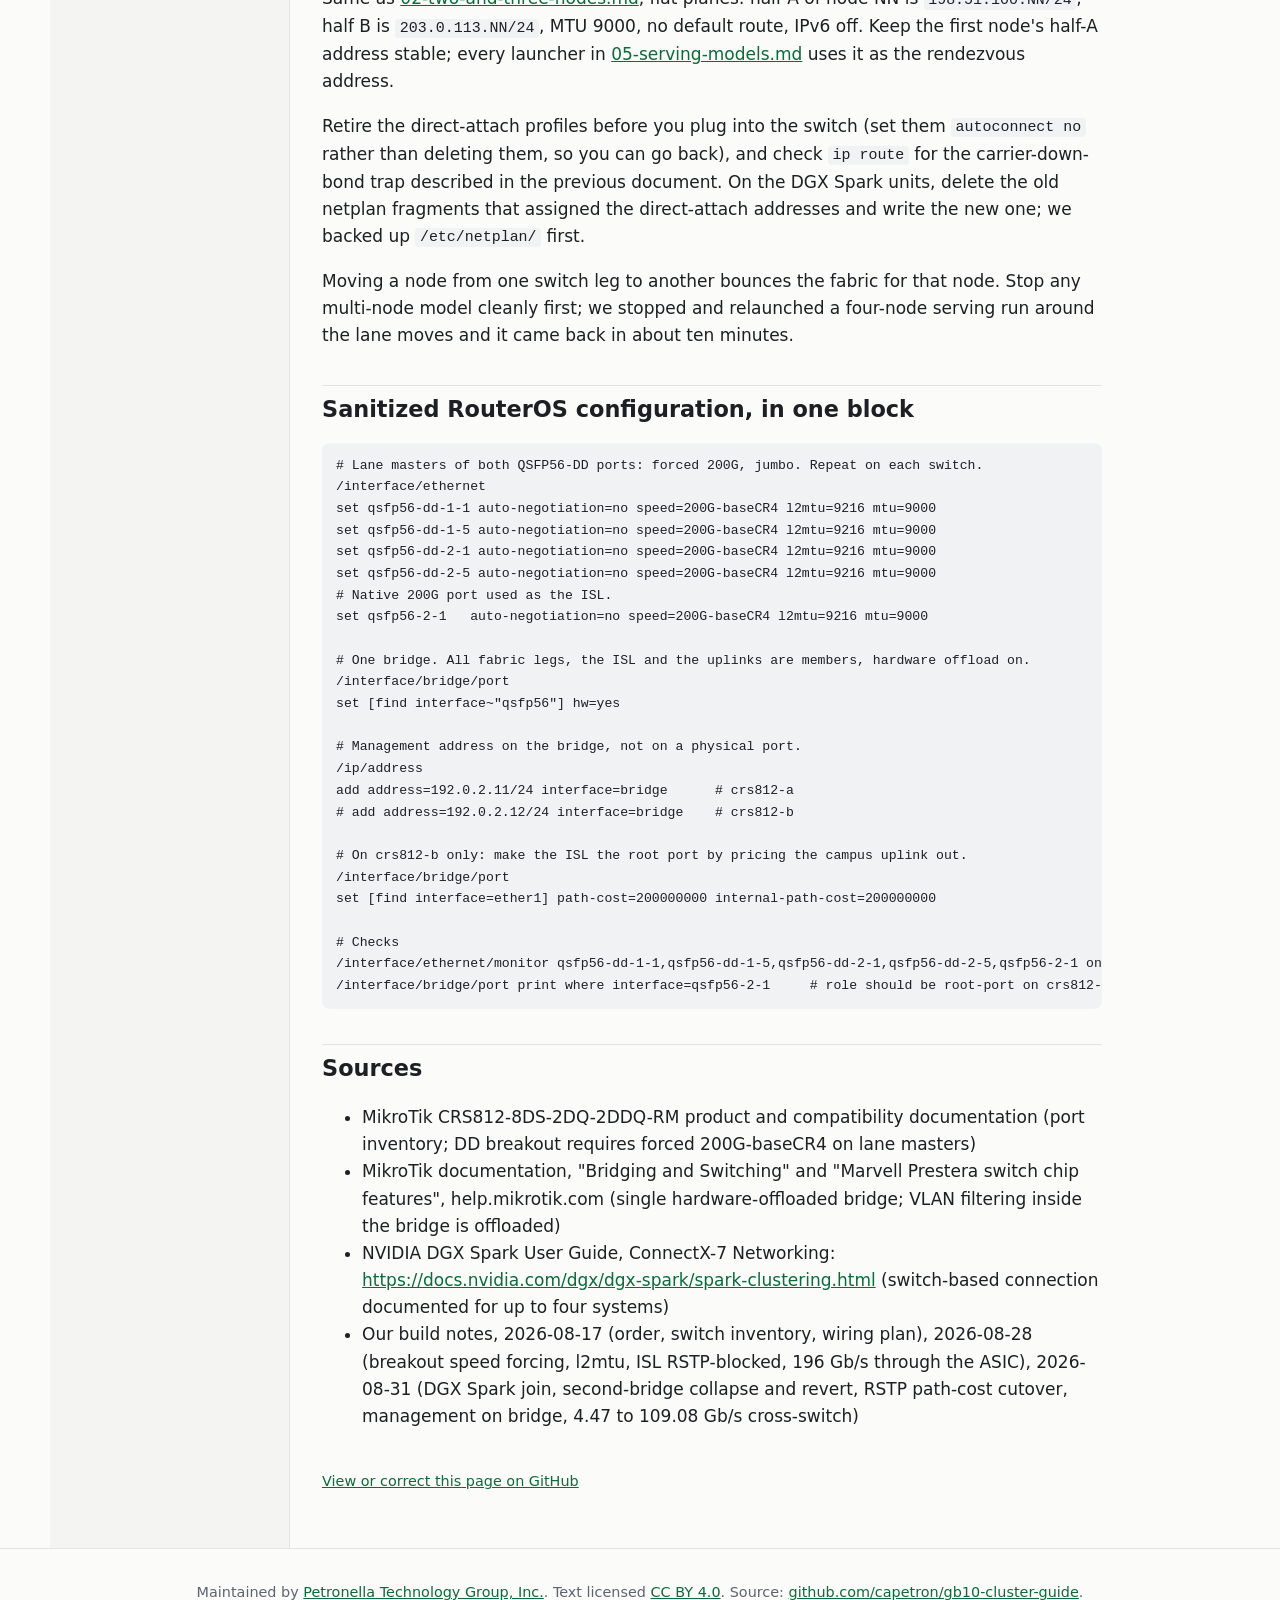
<file: switched-fabric/index.html>
<!doctype html>
<html lang="en">
<head>
<meta charset="utf-8">
<meta name="viewport" content="width=device-width, initial-scale=1">
<title>GB10 Switched 200G RoCE Fabric on MikroTik CRS812</title>
<meta name="description" content="Building a 200G RoCE fabric for four to six GB10 nodes on MikroTik CRS812: breakout speed forcing, l2mtu, RSTP and the second-bridge trap.">
<link rel="canonical" href="https://capetron.github.io/gb10-cluster-guide/switched-fabric/">
<meta name="robots" content="index, follow">
<meta property="og:type" content="article">
<meta property="og:site_name" content="GB10 Cluster Guide">
<meta property="og:title" content="GB10 Switched 200G RoCE Fabric on MikroTik CRS812">
<meta property="og:description" content="Building a 200G RoCE fabric for four to six GB10 nodes on MikroTik CRS812: breakout speed forcing, l2mtu, RSTP and the second-bridge trap.">
<meta property="og:url" content="https://capetron.github.io/gb10-cluster-guide/switched-fabric/">
<meta property="og:image" content="https://capetron.github.io/gb10-cluster-guide/og.png">
<meta property="og:image:width" content="1200">
<meta property="og:image:height" content="630">
<meta property="og:image:alt" content="Clustering NVIDIA GB10 workstations">
<meta property="og:locale" content="en_US">
<meta property="article:modified_time" content="2026-09-05">
<meta name="twitter:card" content="summary_large_image">
<meta name="twitter:title" content="GB10 Switched 200G RoCE Fabric on MikroTik CRS812">
<meta name="twitter:description" content="Building a 200G RoCE fabric for four to six GB10 nodes on MikroTik CRS812: breakout speed forcing, l2mtu, RSTP and the second-bridge trap.">
<meta name="twitter:image" content="https://capetron.github.io/gb10-cluster-guide/og.png">
<link rel="stylesheet" href="../style.css">
<link rel="sitemap" type="application/xml" href="https://capetron.github.io/gb10-cluster-guide/sitemap.xml">
<script type="application/ld+json">{"@context": "https://schema.org", "@type": "TechArticle", "headline": "GB10 Switched 200G RoCE Fabric on MikroTik CRS812", "description": "Building a 200G RoCE fabric for four to six GB10 nodes on MikroTik CRS812: breakout speed forcing, l2mtu, RSTP and the second-bridge trap.", "url": "https://capetron.github.io/gb10-cluster-guide/switched-fabric/", "dateModified": "2026-09-05", "inLanguage": "en", "license": "https://creativecommons.org/licenses/by/4.0/", "image": "https://capetron.github.io/gb10-cluster-guide/og.png", "author": {"@type": "Organization", "name": "Petronella Technology Group, Inc.", "url": "https://petronellatech.com/"}, "publisher": {"@type": "Organization", "name": "Petronella Technology Group, Inc.", "url": "https://petronellatech.com/"}, "isPartOf": {"@type": "WebSite", "name": "GB10 Cluster Guide", "url": "https://capetron.github.io/gb10-cluster-guide/"}}</script>
</head>
<body>
<header class="top"><a class="brand" href="../">GB10 Cluster Guide</a>
<span class="tag">DGX Spark and every GB10 workstation</span></header>
<div class="wrap">
<nav class="side" aria-label="Guide sections"><ol><li><a href="../">Overview</a></li><li><a href="../hardware/">Hardware</a></li><li><a href="../two-and-three-nodes/">Two and three nodes</a></li><li><a href="../switched-fabric/" aria-current="page">Switched fabric</a></li><li><a href="../validation/">Validation</a></li><li><a href="../serving-models/">Serving models</a></li><li><a href="../bill-of-materials/">Bill of materials</a></li><li><a href="../faq/">FAQ</a></li><li><a href="../parts-and-where-to-buy/">Parts and where to buy</a></li><li><a href="../compatibility/">Compatibility by part and model</a></li><li><a href="../sanitization-notes/">Sanitization notes</a></li></ol></nav>
<main>
<article>
<h1 id="03-the-switched-fabric-mikrotik-crs812-for-four-or-more-gb10-workstations">03. The switched fabric: MikroTik CRS812 for four or more GB10 workstations</h1>
<p><strong>Summary.</strong> Four or more GB10 workstations need a 200G-capable switch. We built a
six-node fabric on two MikroTik CRS812-8DS-2DQ-2DDQ-RM switches running RouterOS 7.24.1:
four MSI EdgeXpert units on the first switch through both of its QSFP56-DD ports broken
out to 2 x 200G each, two DGX Spark Founders Edition units on the second switch through
one breakout, and a 200G inter-switch link (ISL) on the native QSFP56 ports. It runs
RoCE at 196 Gb/s per node through the switch ASIC with no PFC or ECN tuning. Getting there
required four non-obvious steps, each of which cost us a session: the DD breakout must be
forced to 200G-baseCR4 on the lane-master interfaces because it does not auto-negotiate;
l2mtu must be raised on the switch ports, not just on the hosts; two switches that both
uplink to your campus network will have their ISL blocked by RSTP and silently detour
fabric traffic over the campus path; and putting the fabric in a second bridge to fix
that drops throughput from 196 Gb/s to under 5 Gb/s because this switch chip
hardware-offloads only one bridge. This document gives the configuration that works,
the traps in the order we hit them, and the trade-off we accepted. NVIDIA's own switch
playbook covers up to four systems; six on two switches is our measured configuration,
not an NVIDIA-supported one.</p>
<h2 id="topology">Topology</h2>
<pre><code>                     crs812-a                              crs812-b
             +----------------------+              +----------------------+
  gb10-01 ---| qsfp56-dd-2-5 (200G) |              | qsfp56-dd-1-1 (200G) |--- gb10-05 (DGX Spark FE)
  gb10-02 ---| qsfp56-dd-2-1 (200G) |              | qsfp56-dd-1-5 (200G) |--- gb10-06 (DGX Spark FE)
  gb10-03 ---| qsfp56-dd-1-5 (200G) |              | qsfp56-dd-2-x  (free, pre-configured)
  gb10-04 ---| qsfp56-dd-1-1 (200G) |              |                      |
             |                      |              |                      |
             | qsfp56-2-1 =========== 200G ISL ===== qsfp56-2-1           |
             |                      |              |                      |
             | ether2 --&gt; campus    |              | ether1 --&gt; campus (RSTP cost raised)
             +----------------------+              +----------------------+

  Each gb10-NN: one 0.5 m QSFP112 DAC from its QSFP Port 0 into one QSFP56 leg of a
  QSFP56-DD to 2 x QSFP56 breakout DAC. Host half A = 198.51.100.NN/24, half B = 203.0.113.NN/24.
</code></pre>
<p>Switch inventory per CRS812-8DS-2DQ-2DDQ-RM: 2 x 400G QSFP56-DD, 2 x 200G QSFP56,
8 x 50G SFP56, 2 x 10G RJ45. Each DD port breaks out to two 200G legs, so one switch
serves four nodes on breakouts plus two more on the native QSFP56 ports (six at 200G if
you do not need an ISL). With two switches and the native ports used for the ISL, the
fabric is provisioned for eight nodes on breakouts, of which we populate six.</p>
<p>Breakout cables: NADDOD Q2Q56-400G-CU1 (QSFP-DD to 2 x QSFP56, MikroTik-coded). Node
cables: the same 0.5 m QSFP112 DAC used for direct attach. ISL: one QSFP56 200G DAC
between the native ports. See <a href="../bill-of-materials/">06-bill-of-materials.md</a>.</p>
<h2 id="step-1-force-the-dd-breakout-to-200g-basecr4-it-does-not-auto-negotiate">Step 1: force the DD breakout to 200G-baseCR4 (it does not auto-negotiate)</h2>
<p>This is the part nobody documents. With a breakout DAC plugged into a QSFP56-DD port, the
CRS812 detects the cable but reports auto-negotiation failed and no link on the legs. The
QSFP56-DD ports do not auto-negotiate 2 x 200G. Per MikroTik's compatibility notes, set
the speed explicitly on the <strong>lane-master</strong> interfaces of each DD port, which are lane 1
and lane 5:</p>
<pre><code>/interface/ethernet
set qsfp56-dd-1-1 auto-negotiation=no speed=200G-baseCR4
set qsfp56-dd-1-5 auto-negotiation=no speed=200G-baseCR4
set qsfp56-dd-2-1 auto-negotiation=no speed=200G-baseCR4
set qsfp56-dd-2-5 auto-negotiation=no speed=200G-baseCR4
</code></pre>
<p>Within about ten seconds all four legs on the first switch came up link-ok at 200 Gbps
with FEC91. The same four lines on the second switch brought the DGX Spark legs up in
seconds, including the two legs of the not-yet-populated second DD port, so a future
breakout plugs in with no switch change.</p>
<p>Verify: <code>/interface/ethernet/monitor qsfp56-dd-1-1 once</code> should show <code>status: link-ok</code>,
<code>rate: 200Gbps</code>, <code>fec: fec91</code>. (The same values are available over the RouterOS REST API
with a POST to <code>/rest/interface/ethernet/monitor</code> and body <code>{"numbers":"qsfp56-dd-1-1","once":""}</code>,
which is how we scripted the checks.)</p>
<h2 id="step-2-l2mtu-9216-and-mtu-9000-on-the-fabric-ports-and-the-isl">Step 2: l2mtu 9216 and mtu 9000 on the fabric ports and the ISL</h2>
<p>Hosts at MTU 9000 are not enough. The switch port's layer-2 MTU must admit the frame, and
on the CRS812 the hardware-offloaded forwarding path uses the <strong>port</strong> l2mtu, not the
bridge's:</p>
<pre><code>/interface/ethernet
set qsfp56-dd-1-1,qsfp56-dd-1-5,qsfp56-dd-2-1,qsfp56-dd-2-5,qsfp56-2-1 l2mtu=9216 mtu=9000
</code></pre>
<p>Setting l2mtu bounces the link for a few seconds; harmless. The bridge interface itself
keeps l2mtu 1584 because it takes the minimum of its member ports and the RJ45 ports are
members; that is fine, because offloaded traffic never consults it. Prove it with the
same jumbo ping from <a href="../two-and-three-nodes/">02-two-and-three-nodes.md</a>:
<code>ping -M do -s 8972</code> between every pair of nodes on both planes. We verified it across the
whole six-node mesh.</p>
<h2 id="step-3-the-isl-and-the-rstp-trap-with-dual-uplinks">Step 3: the ISL, and the RSTP trap with dual uplinks</h2>
<p>Cable the native QSFP56 ports of the two switches together and force the speed the same
way:</p>
<pre><code>/interface/ethernet
set qsfp56-2-1 auto-negotiation=no speed=200G-baseCR4 l2mtu=9216 mtu=9000
</code></pre>
<p>The link came up link-ok. Then nothing crossed it.</p>
<p>Both switches also had a copper uplink into our campus network for management. That
creates a layer-2 loop: switch A to campus to switch B to ISL to switch A. RSTP did its
job and put the ISL into the <strong>alternate (blocked)</strong> role on the first switch. A second
RJ45 patch between the switches was blocked too. The consequence, which we did not
notice until the DGX Spark units joined the second switch: any fabric traffic between
the two switches was detouring through the campus network at 2.5 Gb/s and MTU 1500. The
symptom on the hosts was that cross-switch jumbo pings failed while same-switch jumbo
pings passed, and cross-switch RDMA measured 4.47 Gb/s.</p>
<p>The clean fix is topological: give the second switch <strong>no</strong> independent campus uplink,
so its only path to the first switch (and to management) is the ISL. We did that without
touching a cable by raising the RSTP cost of the second switch's campus uplink so far
that it re-roots through the ISL:</p>
<pre><code>/interface/bridge/port
set [find interface=ether1] path-cost=200000000 internal-path-cost=200000000
</code></pre>
<p>After this the second switch's root port is the ISL (<code>qsfp56-2-1</code>), its campus uplink and
the RJ45 patch are both alternate (standby), and the first switch's ISL end is
designated. It is reversible configuration, and if you later pull the second uplink
physically, nothing changes. Cross-switch jumbo pings passed on both planes immediately
and cross-switch RDMA went from 4.47 to 109.08 Gb/s (see <a href="../validation/">04-validation.md</a>).</p>
<p>Two notes on this:</p>
<ul>
<li>Management addresses should live on the <strong>bridge</strong> interface, not on a physical port,
  so that management follows whichever path RSTP picks. We moved both switches'
  management addresses to <code>bridge</code> deliberately during this work and kept it.</li>
<li><strong>RSTP is VLAN-blind.</strong> Putting the fabric in its own VLAN does not unblock an ISL that
  RSTP has blocked. Only removing the loop (or changing costs so the ISL wins) does.</li>
</ul>
<h2 id="step-4-the-bridge-hardware-offload-trap-196-to-5-gbs">Step 4: the bridge / hardware-offload trap (196 to 5 Gb/s)</h2>
<p>Our first attempt to isolate the fabric from the campus LAN was the textbook one: a
second bridge named <code>fabric</code> on each switch containing only the DD legs and the ISL, with
no campus uplink in it. It worked on paper. The ISL unblocked, jumbo pings passed
end to end.</p>
<p>Then every RDMA test on the fabric collapsed:</p>
<table>
<thead>
<tr>
<th>Path</th>
<th>Before (single bridge)</th>
<th>After (second bridge)</th>
</tr>
</thead>
<tbody>
<tr>
<td>DGX Spark pair through switch B</td>
<td>109 Gb/s</td>
<td>4.9 Gb/s</td>
</tr>
<tr>
<td>MSI pair through switch A, both halves</td>
<td>196 Gb/s</td>
<td>4.85 Gb/s</td>
</tr>
<tr>
<td>iperf3 TCP</td>
<td>93 Gb/s</td>
<td>8.8 Gb/s</td>
</tr>
</tbody>
</table>
<p>The sending NIC logged <code>packet_seq_err</code> and congestion notification packets, which is
loss. The cause is in MikroTik's documentation for this switch family: the Marvell
Prestera switch chip <strong>hardware-offloads only one bridge</strong>. A second bridge is forwarded
by the switch's CPU, which tops out in the single-digit Gb/s range and drops the rest.</p>
<p>We reverted: all fabric legs and the ISL back into the single main bridge, the <code>fabric</code>
bridges deleted, <code>hw-offload=yes</code> on every fabric port, and 109.2 / 109.3 Gb/s
re-verified on both pods. The RSTP cost change in Step 3 is what replaced it.</p>
<h2 id="what-we-settled-on-and-the-trade-off">What we settled on and the trade-off</h2>
<p>Final state on both switches:</p>
<ul>
<li>One bridge per switch, hardware-offloaded, containing the DD legs, the ISL, and the
  campus uplinks.</li>
<li>DD lane masters and the ISL forced to 200G-baseCR4, l2mtu 9216, mtu 9000.</li>
<li>The second switch's campus uplink carries a very high RSTP path cost, so the ISL is its
  root port and the fabric crosses the ISL at 200G.</li>
<li>Management addresses on the bridge interface.</li>
<li>No PFC, no ECN configuration. RoCE ran at line rate without it in every test, including
  two 100G senders sharing one ISL direction (which produced congestion notifications
  and a fair split, not a collapse; see <a href="../validation/">04-validation.md</a>).</li>
</ul>
<p>The trade-off: the fabric subnets share the switch bridge with the campus LAN, so ARP for
the fabric planes leaks onto the management network. It is cosmetic for us. The correct
hygiene when we get to it is <strong>VLAN filtering inside the single bridge</strong>, which the
Prestera chip does offload, with the fabric legs and the ISL as untagged members of a
fabric VLAN and the uplinks excluded from it. That keeps one offloaded bridge and
removes the leak. It does not change the RSTP story above.</p>
<h2 id="host-side-for-the-switched-fabric">Host side for the switched fabric</h2>
<p>Same as <a href="../two-and-three-nodes/">02-two-and-three-nodes.md</a>, flat planes: half A of
node NN is <code>198.51.100.NN/24</code>, half B is <code>203.0.113.NN/24</code>, MTU 9000, no default route,
IPv6 off. Keep the first node's half-A address stable; every launcher in
<a href="../serving-models/">05-serving-models.md</a> uses it as the rendezvous address.</p>
<p>Retire the direct-attach profiles before you plug into the switch (set them
<code>autoconnect no</code> rather than deleting them, so you can go back), and check <code>ip route</code> for
the carrier-down-bond trap described in the previous document. On the DGX Spark units,
delete the old netplan fragments that assigned the direct-attach addresses and write the
new one; we backed up <code>/etc/netplan/</code> first.</p>
<p>Moving a node from one switch leg to another bounces the fabric for that node. Stop any
multi-node model cleanly first; we stopped and relaunched a four-node serving run around
the lane moves and it came back in about ten minutes.</p>
<h2 id="sanitized-routeros-configuration-in-one-block">Sanitized RouterOS configuration, in one block</h2>
<pre><code># Lane masters of both QSFP56-DD ports: forced 200G, jumbo. Repeat on each switch.
/interface/ethernet
set qsfp56-dd-1-1 auto-negotiation=no speed=200G-baseCR4 l2mtu=9216 mtu=9000
set qsfp56-dd-1-5 auto-negotiation=no speed=200G-baseCR4 l2mtu=9216 mtu=9000
set qsfp56-dd-2-1 auto-negotiation=no speed=200G-baseCR4 l2mtu=9216 mtu=9000
set qsfp56-dd-2-5 auto-negotiation=no speed=200G-baseCR4 l2mtu=9216 mtu=9000
# Native 200G port used as the ISL.
set qsfp56-2-1   auto-negotiation=no speed=200G-baseCR4 l2mtu=9216 mtu=9000

# One bridge. All fabric legs, the ISL and the uplinks are members, hardware offload on.
/interface/bridge/port
set [find interface~&quot;qsfp56&quot;] hw=yes

# Management address on the bridge, not on a physical port.
/ip/address
add address=192.0.2.11/24 interface=bridge      # crs812-a
# add address=192.0.2.12/24 interface=bridge    # crs812-b

# On crs812-b only: make the ISL the root port by pricing the campus uplink out.
/interface/bridge/port
set [find interface=ether1] path-cost=200000000 internal-path-cost=200000000

# Checks
/interface/ethernet/monitor qsfp56-dd-1-1,qsfp56-dd-1-5,qsfp56-dd-2-1,qsfp56-dd-2-5,qsfp56-2-1 once
/interface/bridge/port print where interface=qsfp56-2-1     # role should be root-port on crs812-b
</code></pre>
<h2 id="sources">Sources</h2>
<ul>
<li>MikroTik CRS812-8DS-2DQ-2DDQ-RM product and compatibility documentation (port inventory; DD breakout requires forced 200G-baseCR4 on lane masters)</li>
<li>MikroTik documentation, "Bridging and Switching" and "Marvell Prestera switch chip features", help.mikrotik.com (single hardware-offloaded bridge; VLAN filtering inside the bridge is offloaded)</li>
<li>NVIDIA DGX Spark User Guide, ConnectX-7 Networking: <a href="https://docs.nvidia.com/dgx/dgx-spark/spark-clustering.html">https://docs.nvidia.com/dgx/dgx-spark/spark-clustering.html</a> (switch-based connection documented for up to four systems)</li>
<li>Our build notes, 2026-08-17 (order, switch inventory, wiring plan), 2026-08-28 (breakout speed forcing, l2mtu, ISL RSTP-blocked, 196 Gb/s through the ASIC), 2026-08-31 (DGX Spark join, second-bridge collapse and revert, RSTP path-cost cutover, management on bridge, 4.47 to 109.08 Gb/s cross-switch)</li>
</ul>
</article>
<p class="src"><a href="https://github.com/capetron/gb10-cluster-guide/blob/main/docs/03-switched-fabric.md">View or correct this page on GitHub</a></p>
</main>
</div>
<footer>
<p>Maintained by <a href="https://petronellatech.com/">Petronella Technology Group, Inc.</a>. Text licensed
<a href="https://creativecommons.org/licenses/by/4.0/">CC BY 4.0</a>.
Source: <a href="https://github.com/capetron/gb10-cluster-guide">github.com/capetron/gb10-cluster-guide</a>.</p>
</footer>
</body>
</html>
</file>
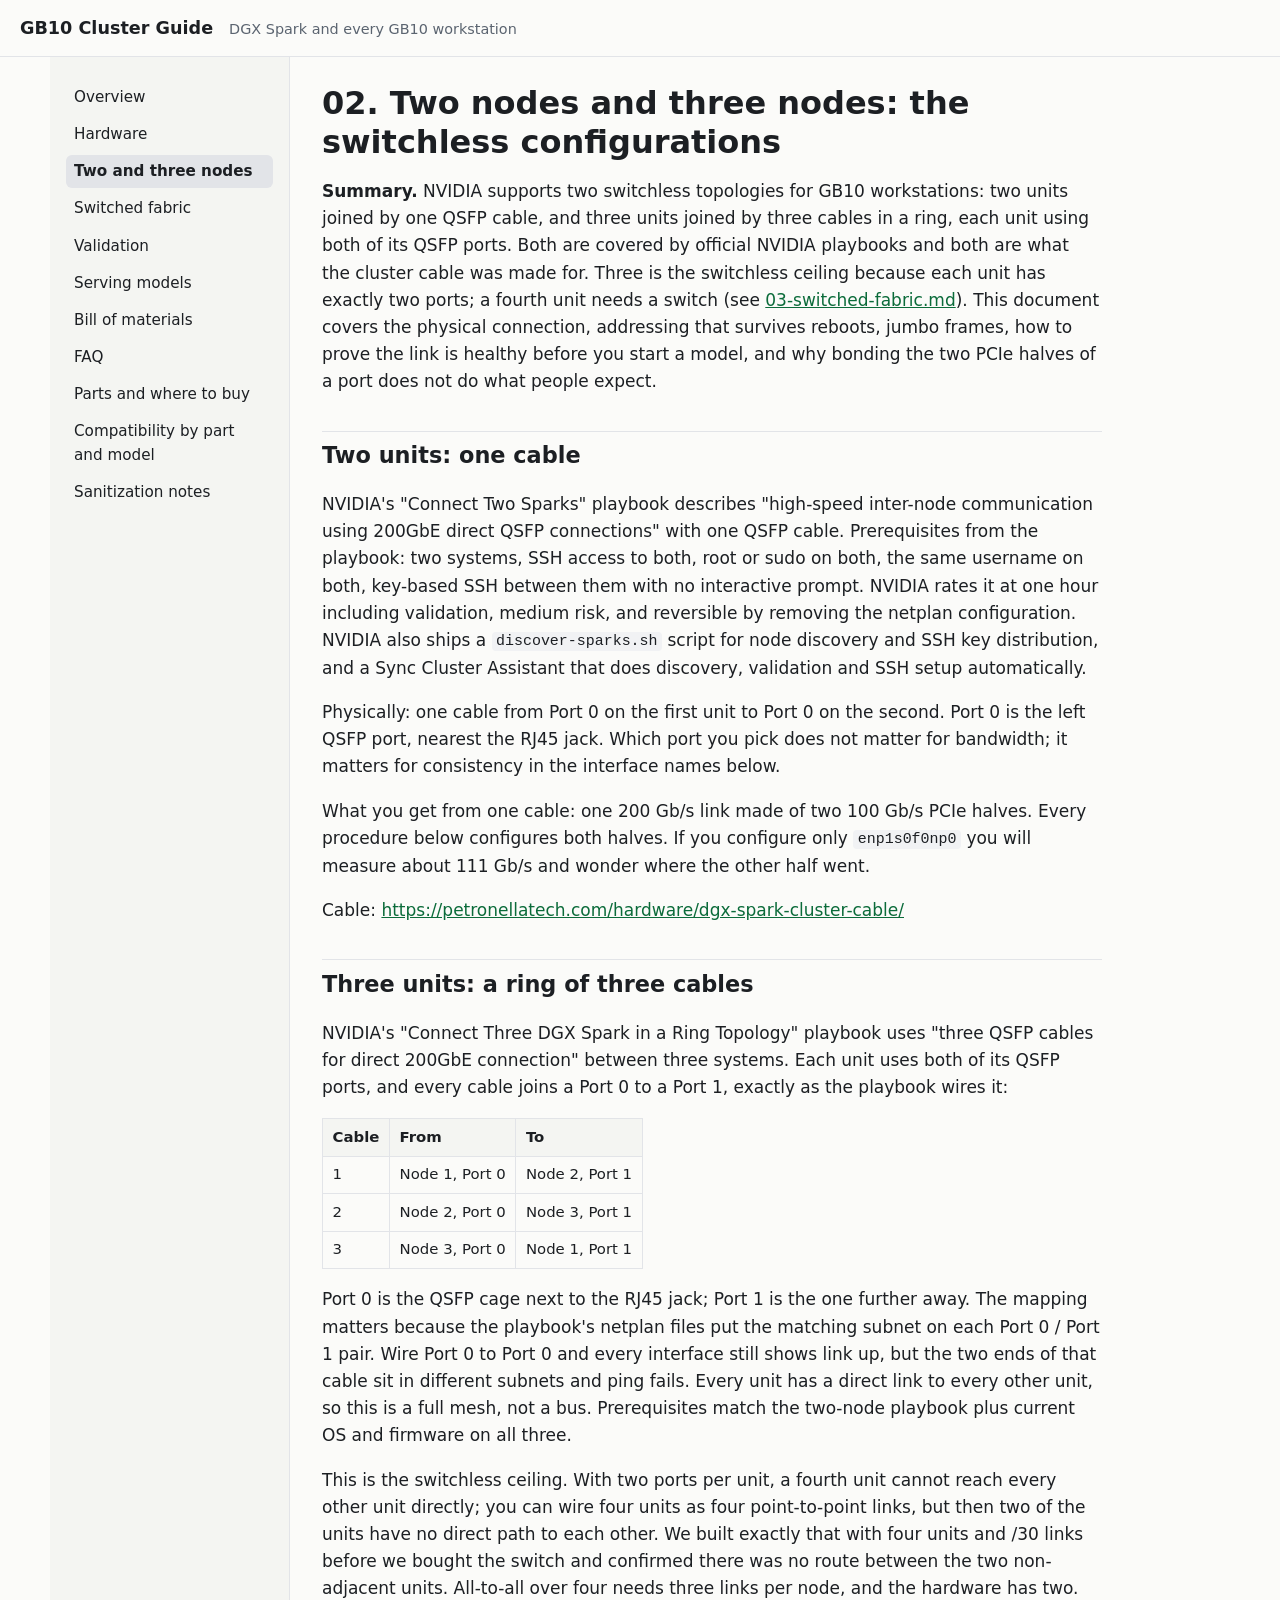
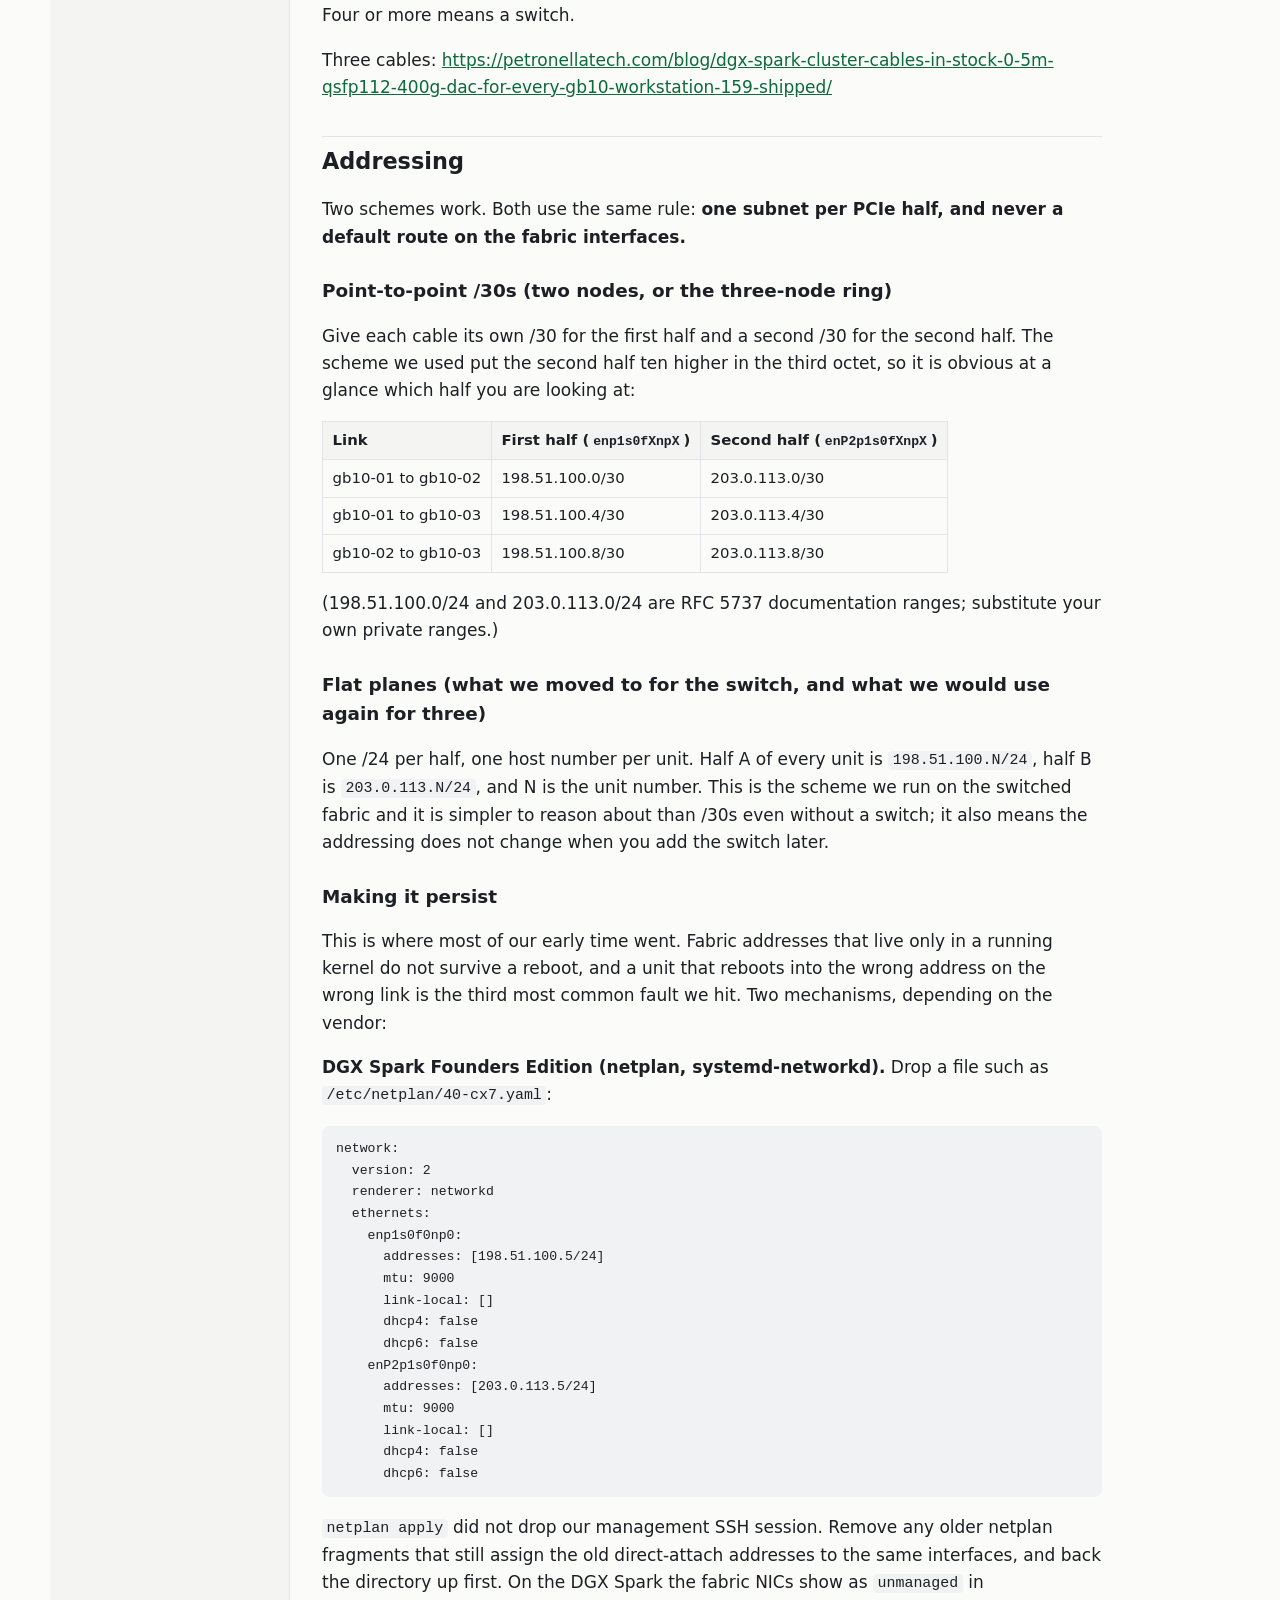
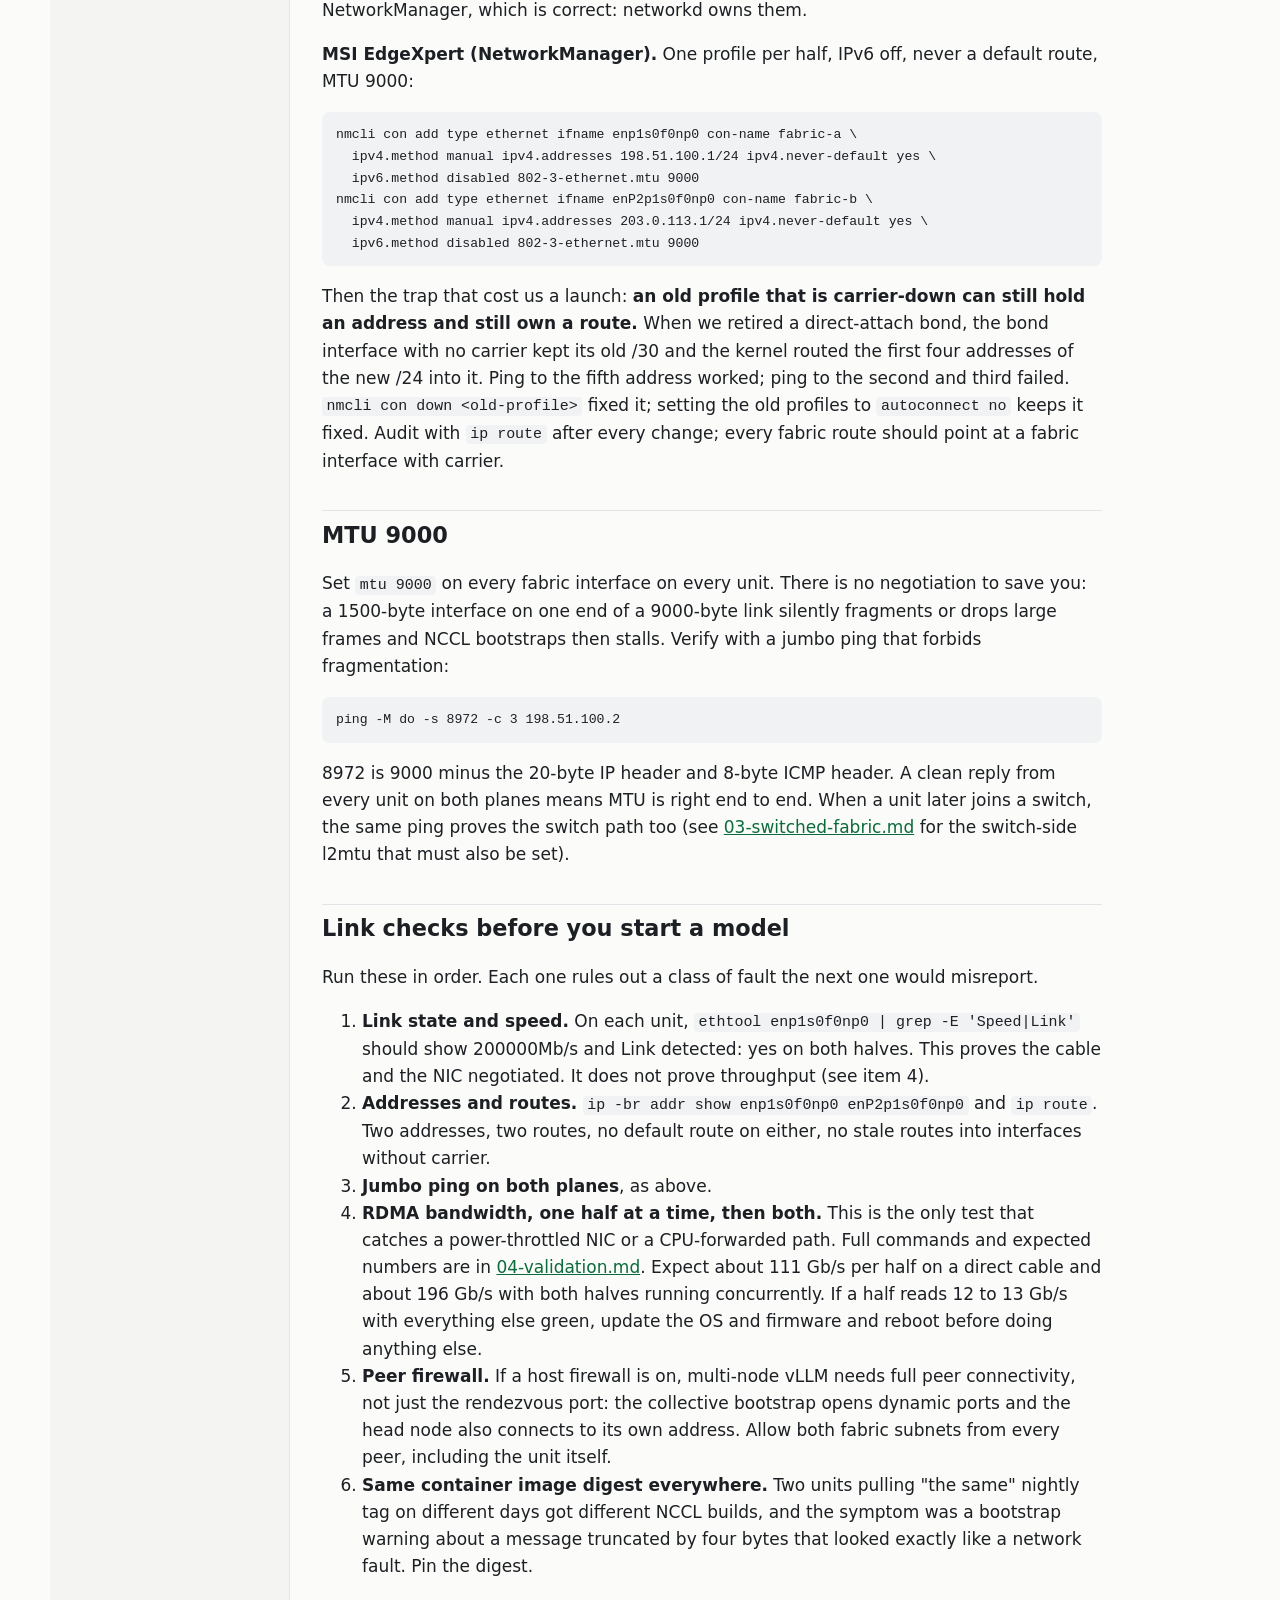
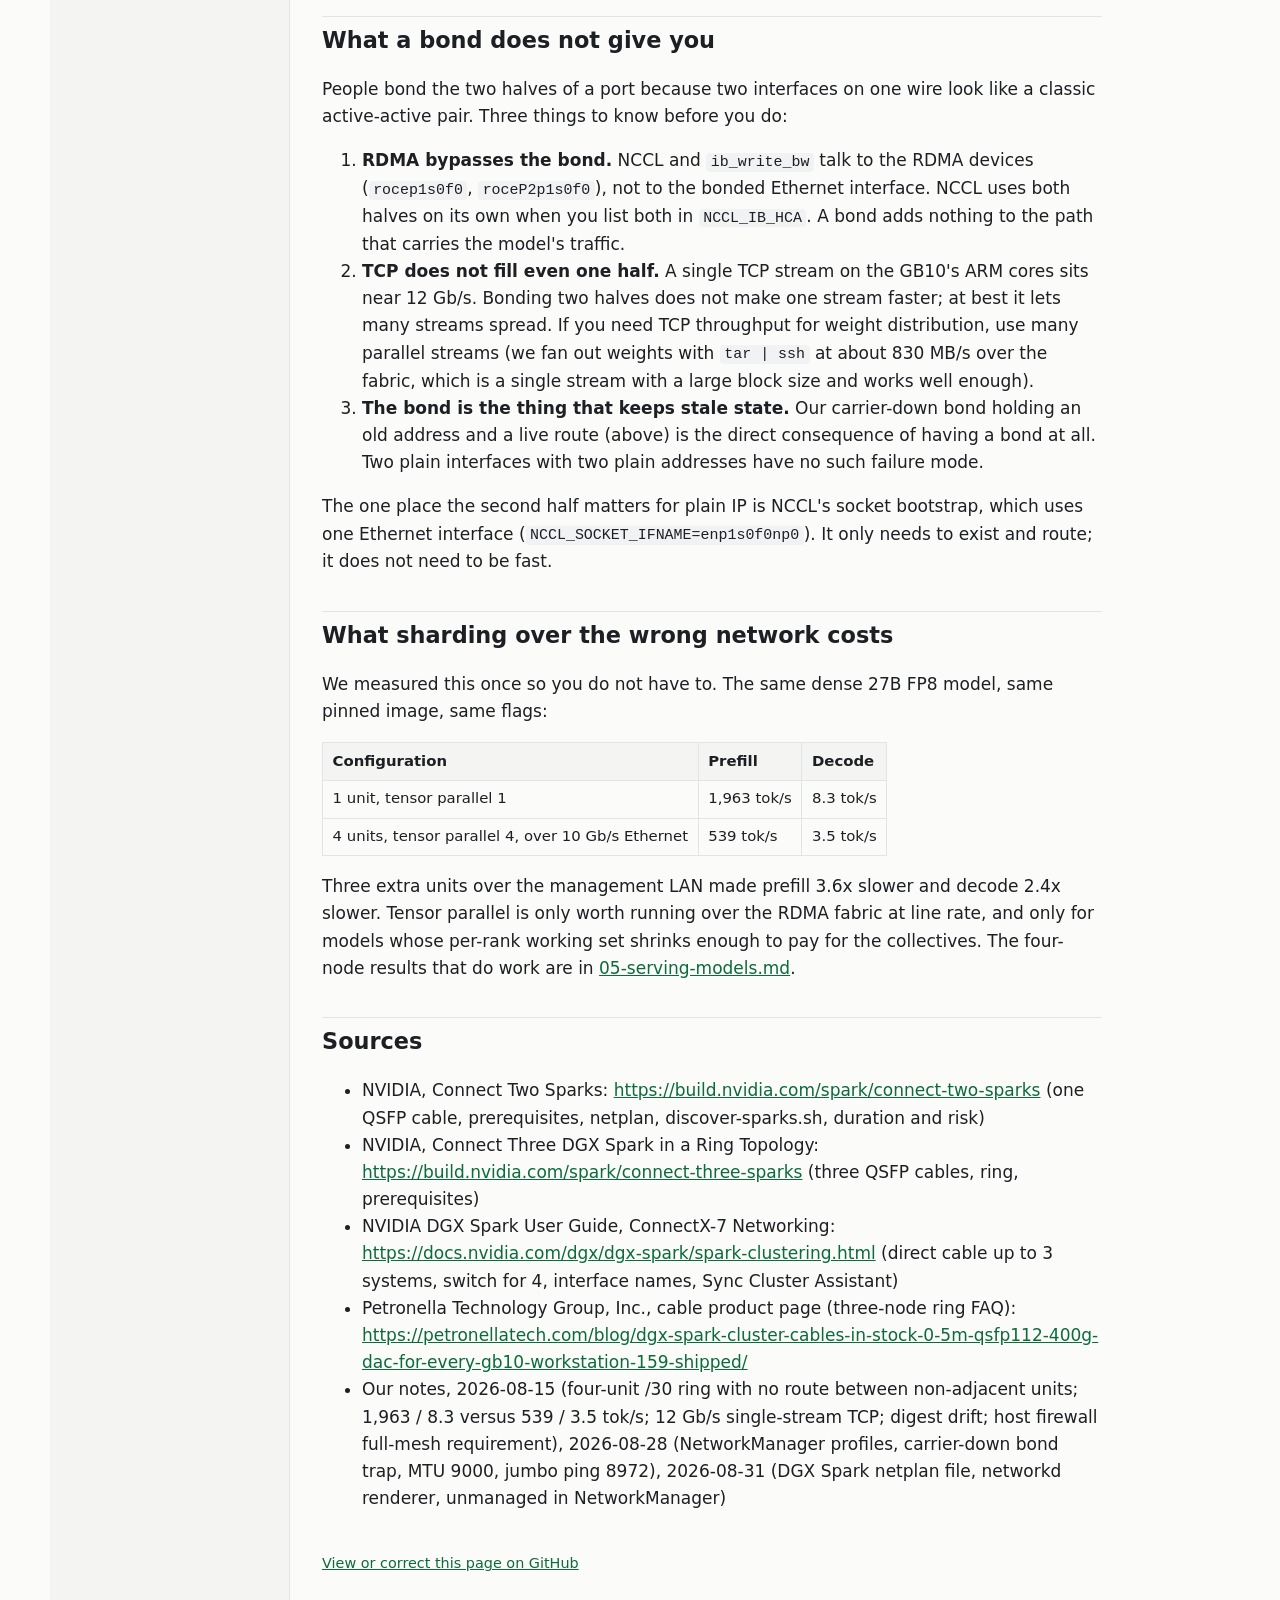
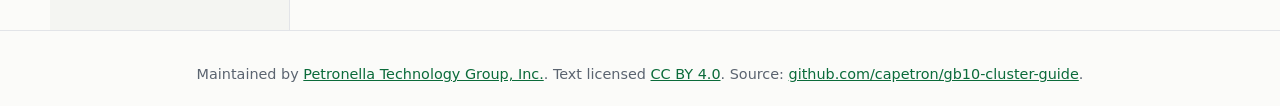
<file: two-and-three-nodes/index.html>
<!doctype html>
<html lang="en">
<head>
<meta charset="utf-8">
<meta name="viewport" content="width=device-width, initial-scale=1">
<title>Connect Two or Three DGX Sparks: Cable and Ring Wiring</title>
<meta name="description" content="Wire two GB10 units with one QSFP112 cable or three in NVIDIA&#x27;s ring (Node 1 Port 0 to Node 2 Port 1), with addressing, MTU 9000 and link checks.">
<link rel="canonical" href="https://capetron.github.io/gb10-cluster-guide/two-and-three-nodes/">
<meta name="robots" content="index, follow">
<meta property="og:type" content="article">
<meta property="og:site_name" content="GB10 Cluster Guide">
<meta property="og:title" content="Connect Two or Three DGX Sparks: Cable and Ring Wiring">
<meta property="og:description" content="Wire two GB10 units with one QSFP112 cable or three in NVIDIA&#x27;s ring (Node 1 Port 0 to Node 2 Port 1), with addressing, MTU 9000 and link checks.">
<meta property="og:url" content="https://capetron.github.io/gb10-cluster-guide/two-and-three-nodes/">
<meta property="og:image" content="https://capetron.github.io/gb10-cluster-guide/og.png">
<meta property="og:image:width" content="1200">
<meta property="og:image:height" content="630">
<meta property="og:image:alt" content="Clustering NVIDIA GB10 workstations">
<meta property="og:locale" content="en_US">
<meta property="article:modified_time" content="2026-09-24">
<meta name="twitter:card" content="summary_large_image">
<meta name="twitter:title" content="Connect Two or Three DGX Sparks: Cable and Ring Wiring">
<meta name="twitter:description" content="Wire two GB10 units with one QSFP112 cable or three in NVIDIA&#x27;s ring (Node 1 Port 0 to Node 2 Port 1), with addressing, MTU 9000 and link checks.">
<meta name="twitter:image" content="https://capetron.github.io/gb10-cluster-guide/og.png">
<link rel="stylesheet" href="../style.css">
<link rel="sitemap" type="application/xml" href="https://capetron.github.io/gb10-cluster-guide/sitemap.xml">
<script type="application/ld+json">{"@context": "https://schema.org", "@type": "TechArticle", "headline": "Connect Two or Three DGX Sparks: Cable and Ring Wiring", "description": "Wire two GB10 units with one QSFP112 cable or three in NVIDIA's ring (Node 1 Port 0 to Node 2 Port 1), with addressing, MTU 9000 and link checks.", "url": "https://capetron.github.io/gb10-cluster-guide/two-and-three-nodes/", "dateModified": "2026-09-24", "inLanguage": "en", "license": "https://creativecommons.org/licenses/by/4.0/", "image": "https://capetron.github.io/gb10-cluster-guide/og.png", "author": {"@type": "Organization", "name": "Petronella Technology Group, Inc.", "url": "https://petronellatech.com/"}, "publisher": {"@type": "Organization", "name": "Petronella Technology Group, Inc.", "url": "https://petronellatech.com/"}, "isPartOf": {"@type": "WebSite", "name": "GB10 Cluster Guide", "url": "https://capetron.github.io/gb10-cluster-guide/"}}</script>
</head>
<body>
<header class="top"><a class="brand" href="../">GB10 Cluster Guide</a>
<span class="tag">DGX Spark and every GB10 workstation</span></header>
<div class="wrap">
<nav class="side" aria-label="Guide sections"><ol><li><a href="../">Overview</a></li><li><a href="../hardware/">Hardware</a></li><li><a href="../two-and-three-nodes/" aria-current="page">Two and three nodes</a></li><li><a href="../switched-fabric/">Switched fabric</a></li><li><a href="../validation/">Validation</a></li><li><a href="../serving-models/">Serving models</a></li><li><a href="../bill-of-materials/">Bill of materials</a></li><li><a href="../faq/">FAQ</a></li><li><a href="../parts-and-where-to-buy/">Parts and where to buy</a></li><li><a href="../compatibility/">Compatibility by part and model</a></li><li><a href="../sanitization-notes/">Sanitization notes</a></li></ol></nav>
<main>
<article>
<h1 id="02-two-nodes-and-three-nodes-the-switchless-configurations">02. Two nodes and three nodes: the switchless configurations</h1>
<p><strong>Summary.</strong> NVIDIA supports two switchless topologies for GB10 workstations: two units
joined by one QSFP cable, and three units joined by three cables in a ring, each unit
using both of its QSFP ports. Both are covered by official NVIDIA playbooks and both are
what the cluster cable was made for. Three is the switchless ceiling because each unit
has exactly two ports; a fourth unit needs a switch (see <a href="../switched-fabric/">03-switched-fabric.md</a>).
This document covers the physical connection, addressing that survives reboots, jumbo
frames, how to prove the link is healthy before you start a model, and why bonding the
two PCIe halves of a port does not do what people expect.</p>
<h2 id="two-units-one-cable">Two units: one cable</h2>
<p>NVIDIA's "Connect Two Sparks" playbook describes "high-speed inter-node communication
using 200GbE direct QSFP connections" with one QSFP cable. Prerequisites from the
playbook: two systems, SSH access to both, root or sudo on both, the same username on
both, key-based SSH between them with no interactive prompt. NVIDIA rates it at one hour including validation,
medium risk, and reversible by removing the netplan configuration. NVIDIA also ships a
<code>discover-sparks.sh</code> script for node discovery and SSH key distribution, and a Sync
Cluster Assistant that does discovery, validation and SSH setup automatically.</p>
<p>Physically: one cable from Port 0 on the first unit to Port 0 on the second. Port 0 is
the left QSFP port, nearest the RJ45 jack. Which port you pick does not matter for
bandwidth; it matters for consistency in the interface names below.</p>
<p>What you get from one cable: one 200 Gb/s link made of two 100 Gb/s PCIe halves. Every
procedure below configures both halves. If you configure only <code>enp1s0f0np0</code> you will
measure about 111 Gb/s and wonder where the other half went.</p>
<p>Cable: <a href="https://petronellatech.com/hardware/dgx-spark-cluster-cable/">https://petronellatech.com/hardware/dgx-spark-cluster-cable/</a></p>
<h2 id="three-units-a-ring-of-three-cables">Three units: a ring of three cables</h2>
<p>NVIDIA's "Connect Three DGX Spark in a Ring Topology" playbook uses "three QSFP cables
for direct 200GbE connection" between three systems. Each unit uses both of its QSFP
ports, and every cable joins a Port 0 to a Port 1, exactly as the playbook wires it:</p>
<table>
<thead>
<tr>
<th>Cable</th>
<th>From</th>
<th>To</th>
</tr>
</thead>
<tbody>
<tr>
<td>1</td>
<td>Node 1, Port 0</td>
<td>Node 2, Port 1</td>
</tr>
<tr>
<td>2</td>
<td>Node 2, Port 0</td>
<td>Node 3, Port 1</td>
</tr>
<tr>
<td>3</td>
<td>Node 3, Port 0</td>
<td>Node 1, Port 1</td>
</tr>
</tbody>
</table>
<p>Port 0 is the QSFP cage next to the RJ45 jack; Port 1 is the one further away. The
mapping matters because the playbook's netplan files put the matching subnet on each
Port 0 / Port 1 pair. Wire Port 0 to Port 0 and every interface still shows link up, but
the two ends of that cable sit in different subnets and ping fails. Every unit has a
direct link to every other unit, so this is a full mesh, not a bus. Prerequisites match
the two-node playbook plus current OS and firmware on all three.</p>
<p>This is the switchless ceiling. With two ports per unit, a fourth unit cannot reach every
other unit directly; you can wire four units as four point-to-point links, but then two
of the units have no direct path to each other. We built exactly that with four units and
/30 links before we bought the switch and confirmed there was no route between the two
non-adjacent units. All-to-all over four needs three links per node, and the hardware has
two. Four or more means a switch.</p>
<p>Three cables: <a href="https://petronellatech.com/blog/dgx-spark-cluster-cables-in-stock-0-5m-qsfp112-400g-dac-for-every-gb10-workstation-159-shipped/">https://petronellatech.com/blog/dgx-spark-cluster-cables-in-stock-0-5m-qsfp112-400g-dac-for-every-gb10-workstation-159-shipped/</a></p>
<h2 id="addressing">Addressing</h2>
<p>Two schemes work. Both use the same rule: <strong>one subnet per PCIe half, and never a default
route on the fabric interfaces.</strong></p>
<h3 id="point-to-point-30s-two-nodes-or-the-three-node-ring">Point-to-point /30s (two nodes, or the three-node ring)</h3>
<p>Give each cable its own /30 for the first half and a second /30 for the second half. The
scheme we used put the second half ten higher in the third octet, so it is obvious at a
glance which half you are looking at:</p>
<table>
<thead>
<tr>
<th>Link</th>
<th>First half (<code>enp1s0fXnpX</code>)</th>
<th>Second half (<code>enP2p1s0fXnpX</code>)</th>
</tr>
</thead>
<tbody>
<tr>
<td>gb10-01 to gb10-02</td>
<td>198.51.100.0/30</td>
<td>203.0.113.0/30</td>
</tr>
<tr>
<td>gb10-01 to gb10-03</td>
<td>198.51.100.4/30</td>
<td>203.0.113.4/30</td>
</tr>
<tr>
<td>gb10-02 to gb10-03</td>
<td>198.51.100.8/30</td>
<td>203.0.113.8/30</td>
</tr>
</tbody>
</table>
<p>(198.51.100.0/24 and 203.0.113.0/24 are RFC 5737 documentation ranges; substitute your own
private ranges.)</p>
<h3 id="flat-planes-what-we-moved-to-for-the-switch-and-what-we-would-use-again-for-three">Flat planes (what we moved to for the switch, and what we would use again for three)</h3>
<p>One /24 per half, one host number per unit. Half A of every unit is <code>198.51.100.N/24</code>,
half B is <code>203.0.113.N/24</code>, and N is the unit number. This is the scheme we run on the
switched fabric and it is simpler to reason about than /30s even without a switch; it
also means the addressing does not change when you add the switch later.</p>
<h3 id="making-it-persist">Making it persist</h3>
<p>This is where most of our early time went. Fabric addresses that live only in a running
kernel do not survive a reboot, and a unit that reboots into the wrong address on the
wrong link is the third most common fault we hit. Two mechanisms, depending on the
vendor:</p>
<p><strong>DGX Spark Founders Edition (netplan, systemd-networkd).</strong> Drop a file such as
<code>/etc/netplan/40-cx7.yaml</code>:</p>
<pre><code class="language-yaml">network:
  version: 2
  renderer: networkd
  ethernets:
    enp1s0f0np0:
      addresses: [198.51.100.5/24]
      mtu: 9000
      link-local: []
      dhcp4: false
      dhcp6: false
    enP2p1s0f0np0:
      addresses: [203.0.113.5/24]
      mtu: 9000
      link-local: []
      dhcp4: false
      dhcp6: false
</code></pre>
<p><code>netplan apply</code> did not drop our management SSH session. Remove any older netplan
fragments that still assign the old direct-attach addresses to the same interfaces, and
back the directory up first. On the DGX Spark the fabric NICs show as <code>unmanaged</code> in
NetworkManager, which is correct: networkd owns them.</p>
<p><strong>MSI EdgeXpert (NetworkManager).</strong> One profile per half, IPv6 off, never a default
route, MTU 9000:</p>
<pre><code>nmcli con add type ethernet ifname enp1s0f0np0 con-name fabric-a \
  ipv4.method manual ipv4.addresses 198.51.100.1/24 ipv4.never-default yes \
  ipv6.method disabled 802-3-ethernet.mtu 9000
nmcli con add type ethernet ifname enP2p1s0f0np0 con-name fabric-b \
  ipv4.method manual ipv4.addresses 203.0.113.1/24 ipv4.never-default yes \
  ipv6.method disabled 802-3-ethernet.mtu 9000
</code></pre>
<p>Then the trap that cost us a launch: <strong>an old profile that is carrier-down can still hold
an address and still own a route.</strong> When we retired a direct-attach bond, the bond
interface with no carrier kept its old /30 and the kernel routed the first four addresses
of the new /24 into it. Ping to the fifth address worked; ping to the second and third
failed. <code>nmcli con down &lt;old-profile&gt;</code> fixed it; setting the old profiles to
<code>autoconnect no</code> keeps it fixed. Audit with <code>ip route</code> after every change; every fabric
route should point at a fabric interface with carrier.</p>
<h2 id="mtu-9000">MTU 9000</h2>
<p>Set <code>mtu 9000</code> on every fabric interface on every unit. There is no negotiation to save
you: a 1500-byte interface on one end of a 9000-byte link silently fragments or drops
large frames and NCCL bootstraps then stalls. Verify with a jumbo ping that forbids
fragmentation:</p>
<pre><code>ping -M do -s 8972 -c 3 198.51.100.2
</code></pre>
<p>8972 is 9000 minus the 20-byte IP header and 8-byte ICMP header. A clean reply from every
unit on both planes means MTU is right end to end. When a unit later joins a switch, the
same ping proves the switch path too (see <a href="../switched-fabric/">03-switched-fabric.md</a>
for the switch-side l2mtu that must also be set).</p>
<h2 id="link-checks-before-you-start-a-model">Link checks before you start a model</h2>
<p>Run these in order. Each one rules out a class of fault the next one would misreport.</p>
<ol>
<li><strong>Link state and speed.</strong> On each unit, <code>ethtool enp1s0f0np0 | grep -E 'Speed|Link'</code>
   should show 200000Mb/s and Link detected: yes on both halves. This proves the cable
   and the NIC negotiated. It does not prove throughput (see item 4).</li>
<li><strong>Addresses and routes.</strong> <code>ip -br addr show enp1s0f0np0 enP2p1s0f0np0</code> and <code>ip route</code>.
   Two addresses, two routes, no default route on either, no stale routes into interfaces
   without carrier.</li>
<li><strong>Jumbo ping on both planes</strong>, as above.</li>
<li><strong>RDMA bandwidth, one half at a time, then both.</strong> This is the only test that catches
   a power-throttled NIC or a CPU-forwarded path. Full commands and expected numbers are
   in <a href="../validation/">04-validation.md</a>. Expect about 111 Gb/s per half on a direct
   cable and about 196 Gb/s with both halves running concurrently. If a half reads
   12 to 13 Gb/s with everything else green, update the OS and firmware and reboot before
   doing anything else.</li>
<li><strong>Peer firewall.</strong> If a host firewall is on, multi-node vLLM needs full peer
   connectivity, not just the rendezvous port: the collective bootstrap opens dynamic
   ports and the head node also connects to its own address. Allow both fabric subnets
   from every peer, including the unit itself.</li>
<li><strong>Same container image digest everywhere.</strong> Two units pulling "the same" nightly tag
   on different days got different NCCL builds, and the symptom was a bootstrap warning
   about a message truncated by four bytes that looked exactly like a network fault. Pin
   the digest.</li>
</ol>
<h2 id="what-a-bond-does-not-give-you">What a bond does not give you</h2>
<p>People bond the two halves of a port because two interfaces on one wire look like a
classic active-active pair. Three things to know before you do:</p>
<ol>
<li><strong>RDMA bypasses the bond.</strong> NCCL and <code>ib_write_bw</code> talk to the RDMA devices
   (<code>rocep1s0f0</code>, <code>roceP2p1s0f0</code>), not to the bonded Ethernet interface. NCCL uses both
   halves on its own when you list both in <code>NCCL_IB_HCA</code>. A bond adds nothing to the path
   that carries the model's traffic.</li>
<li><strong>TCP does not fill even one half.</strong> A single TCP stream on the GB10's ARM cores sits
   near 12 Gb/s. Bonding two halves does not make one stream faster; at best it lets many
   streams spread. If you need TCP throughput for weight distribution, use many parallel
   streams (we fan out weights with <code>tar | ssh</code> at about 830 MB/s over the fabric, which
   is a single stream with a large block size and works well enough).</li>
<li><strong>The bond is the thing that keeps stale state.</strong> Our carrier-down bond holding an old
   address and a live route (above) is the direct consequence of having a bond at all.
   Two plain interfaces with two plain addresses have no such failure mode.</li>
</ol>
<p>The one place the second half matters for plain IP is NCCL's socket bootstrap, which uses
one Ethernet interface (<code>NCCL_SOCKET_IFNAME=enp1s0f0np0</code>). It only needs to exist and
route; it does not need to be fast.</p>
<h2 id="what-sharding-over-the-wrong-network-costs">What sharding over the wrong network costs</h2>
<p>We measured this once so you do not have to. The same dense 27B FP8 model, same pinned
image, same flags:</p>
<table>
<thead>
<tr>
<th>Configuration</th>
<th>Prefill</th>
<th>Decode</th>
</tr>
</thead>
<tbody>
<tr>
<td>1 unit, tensor parallel 1</td>
<td>1,963 tok/s</td>
<td>8.3 tok/s</td>
</tr>
<tr>
<td>4 units, tensor parallel 4, over 10 Gb/s Ethernet</td>
<td>539 tok/s</td>
<td>3.5 tok/s</td>
</tr>
</tbody>
</table>
<p>Three extra units over the management LAN made prefill 3.6x slower and decode 2.4x
slower. Tensor parallel is only worth running over the RDMA fabric at line rate, and only
for models whose per-rank working set shrinks enough to pay for the collectives. The
four-node results that do work are in <a href="../serving-models/">05-serving-models.md</a>.</p>
<h2 id="sources">Sources</h2>
<ul>
<li>NVIDIA, Connect Two Sparks: <a href="https://build.nvidia.com/spark/connect-two-sparks">https://build.nvidia.com/spark/connect-two-sparks</a>
  (one QSFP cable, prerequisites, netplan, discover-sparks.sh, duration and risk)</li>
<li>NVIDIA, Connect Three DGX Spark in a Ring Topology: <a href="https://build.nvidia.com/spark/connect-three-sparks">https://build.nvidia.com/spark/connect-three-sparks</a>
  (three QSFP cables, ring, prerequisites)</li>
<li>NVIDIA DGX Spark User Guide, ConnectX-7 Networking: <a href="https://docs.nvidia.com/dgx/dgx-spark/spark-clustering.html">https://docs.nvidia.com/dgx/dgx-spark/spark-clustering.html</a>
  (direct cable up to 3 systems, switch for 4, interface names, Sync Cluster Assistant)</li>
<li>Petronella Technology Group, Inc., cable product page (three-node ring FAQ):
  <a href="https://petronellatech.com/blog/dgx-spark-cluster-cables-in-stock-0-5m-qsfp112-400g-dac-for-every-gb10-workstation-159-shipped/">https://petronellatech.com/blog/dgx-spark-cluster-cables-in-stock-0-5m-qsfp112-400g-dac-for-every-gb10-workstation-159-shipped/</a></li>
<li>Our notes, 2026-08-15 (four-unit /30 ring with no route between non-adjacent units; 1,963 / 8.3 versus 539 / 3.5 tok/s; 12 Gb/s single-stream TCP; digest drift; host firewall full-mesh requirement), 2026-08-28 (NetworkManager profiles, carrier-down bond trap, MTU 9000, jumbo ping 8972), 2026-08-31 (DGX Spark netplan file, networkd renderer, unmanaged in NetworkManager)</li>
</ul>
</article>
<p class="src"><a href="https://github.com/capetron/gb10-cluster-guide/blob/main/docs/02-two-and-three-nodes.md">View or correct this page on GitHub</a></p>
</main>
</div>
<footer>
<p>Maintained by <a href="https://petronellatech.com/">Petronella Technology Group, Inc.</a>. Text licensed
<a href="https://creativecommons.org/licenses/by/4.0/">CC BY 4.0</a>.
Source: <a href="https://github.com/capetron/gb10-cluster-guide">github.com/capetron/gb10-cluster-guide</a>.</p>
</footer>
</body>
</html>
</file>
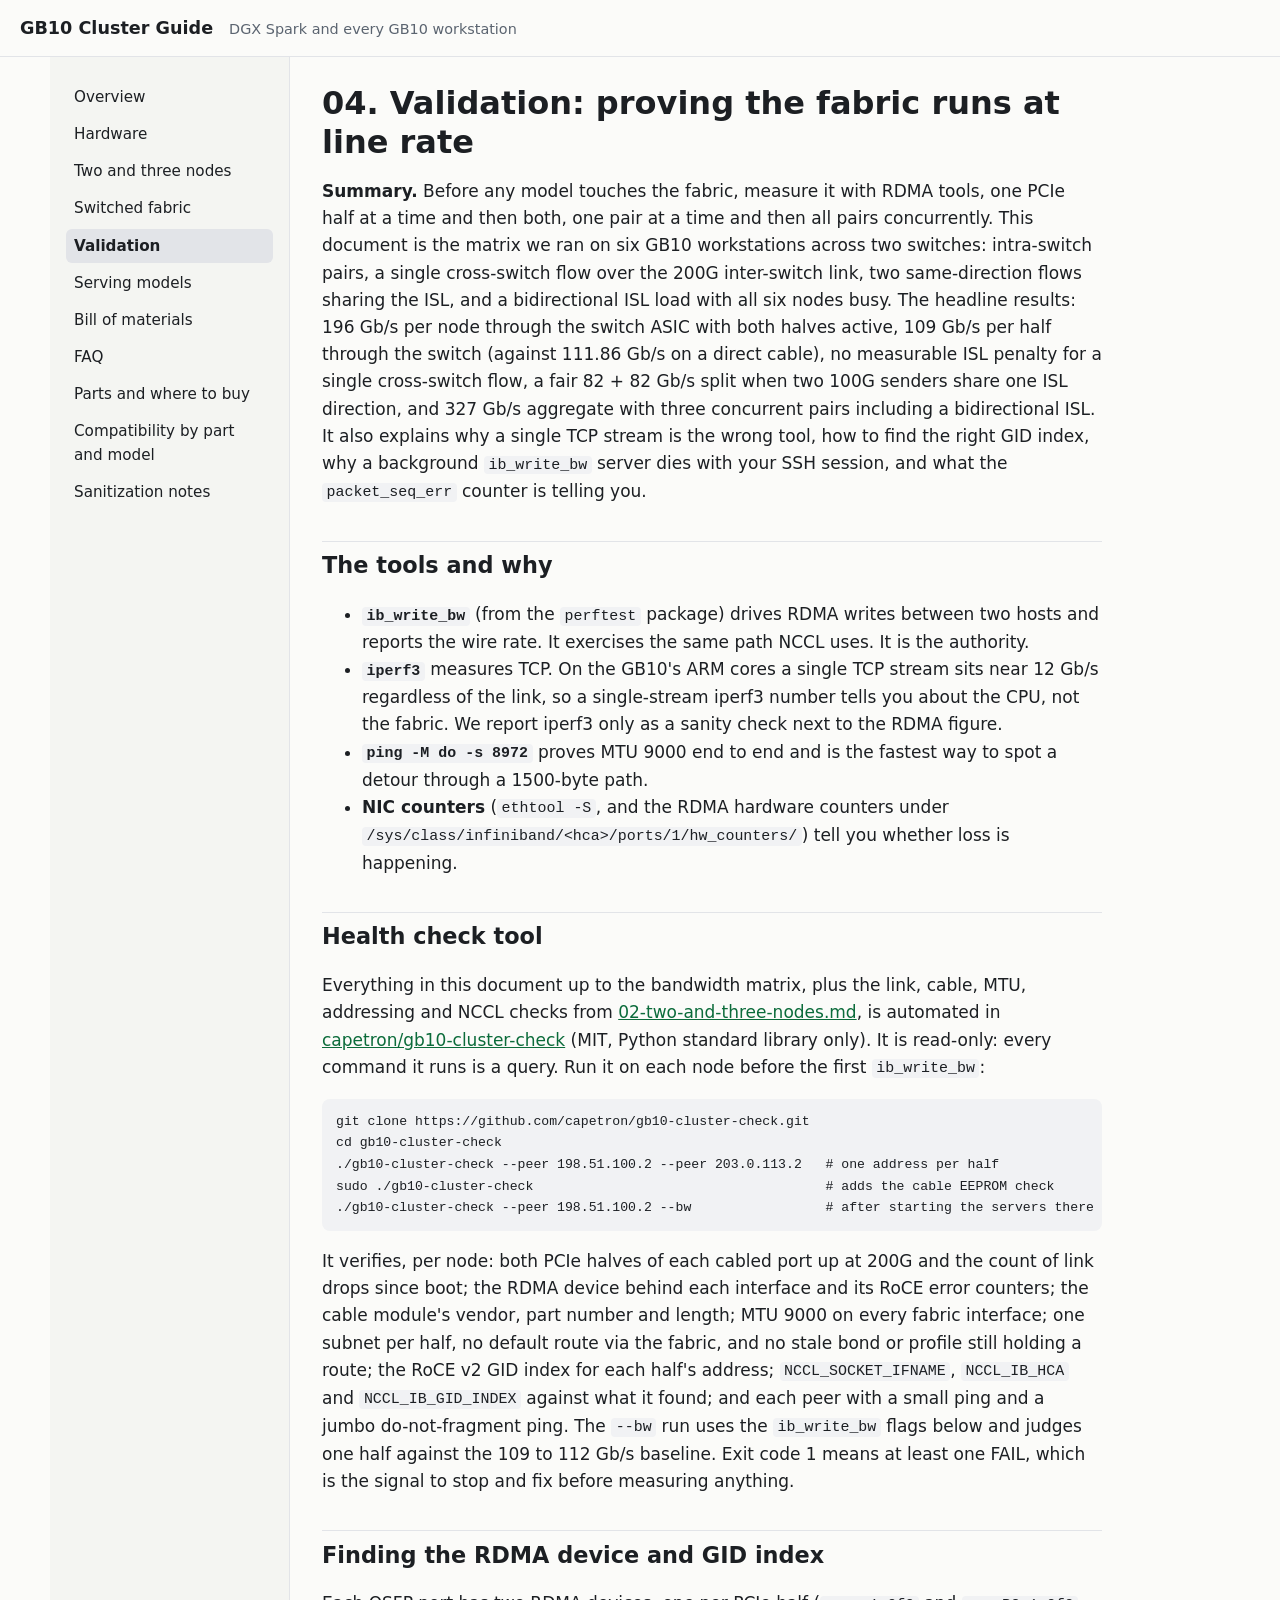
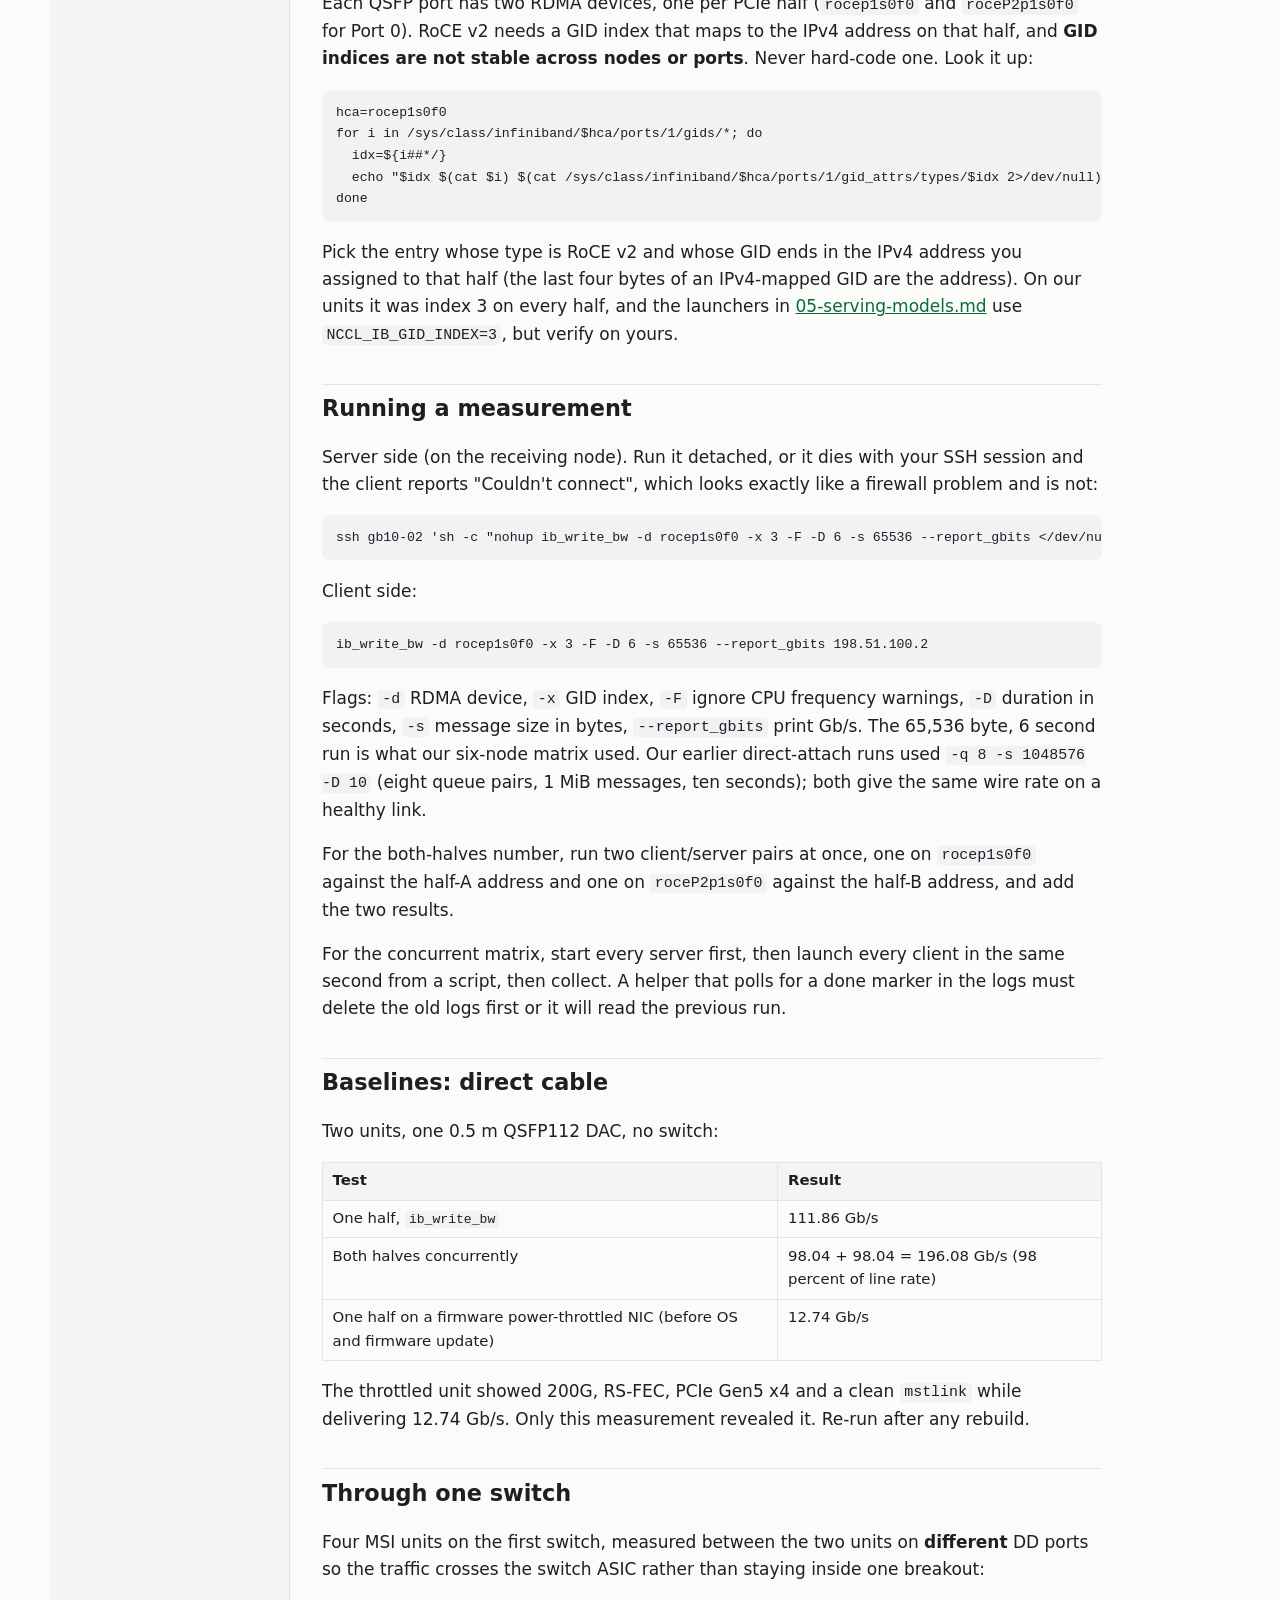
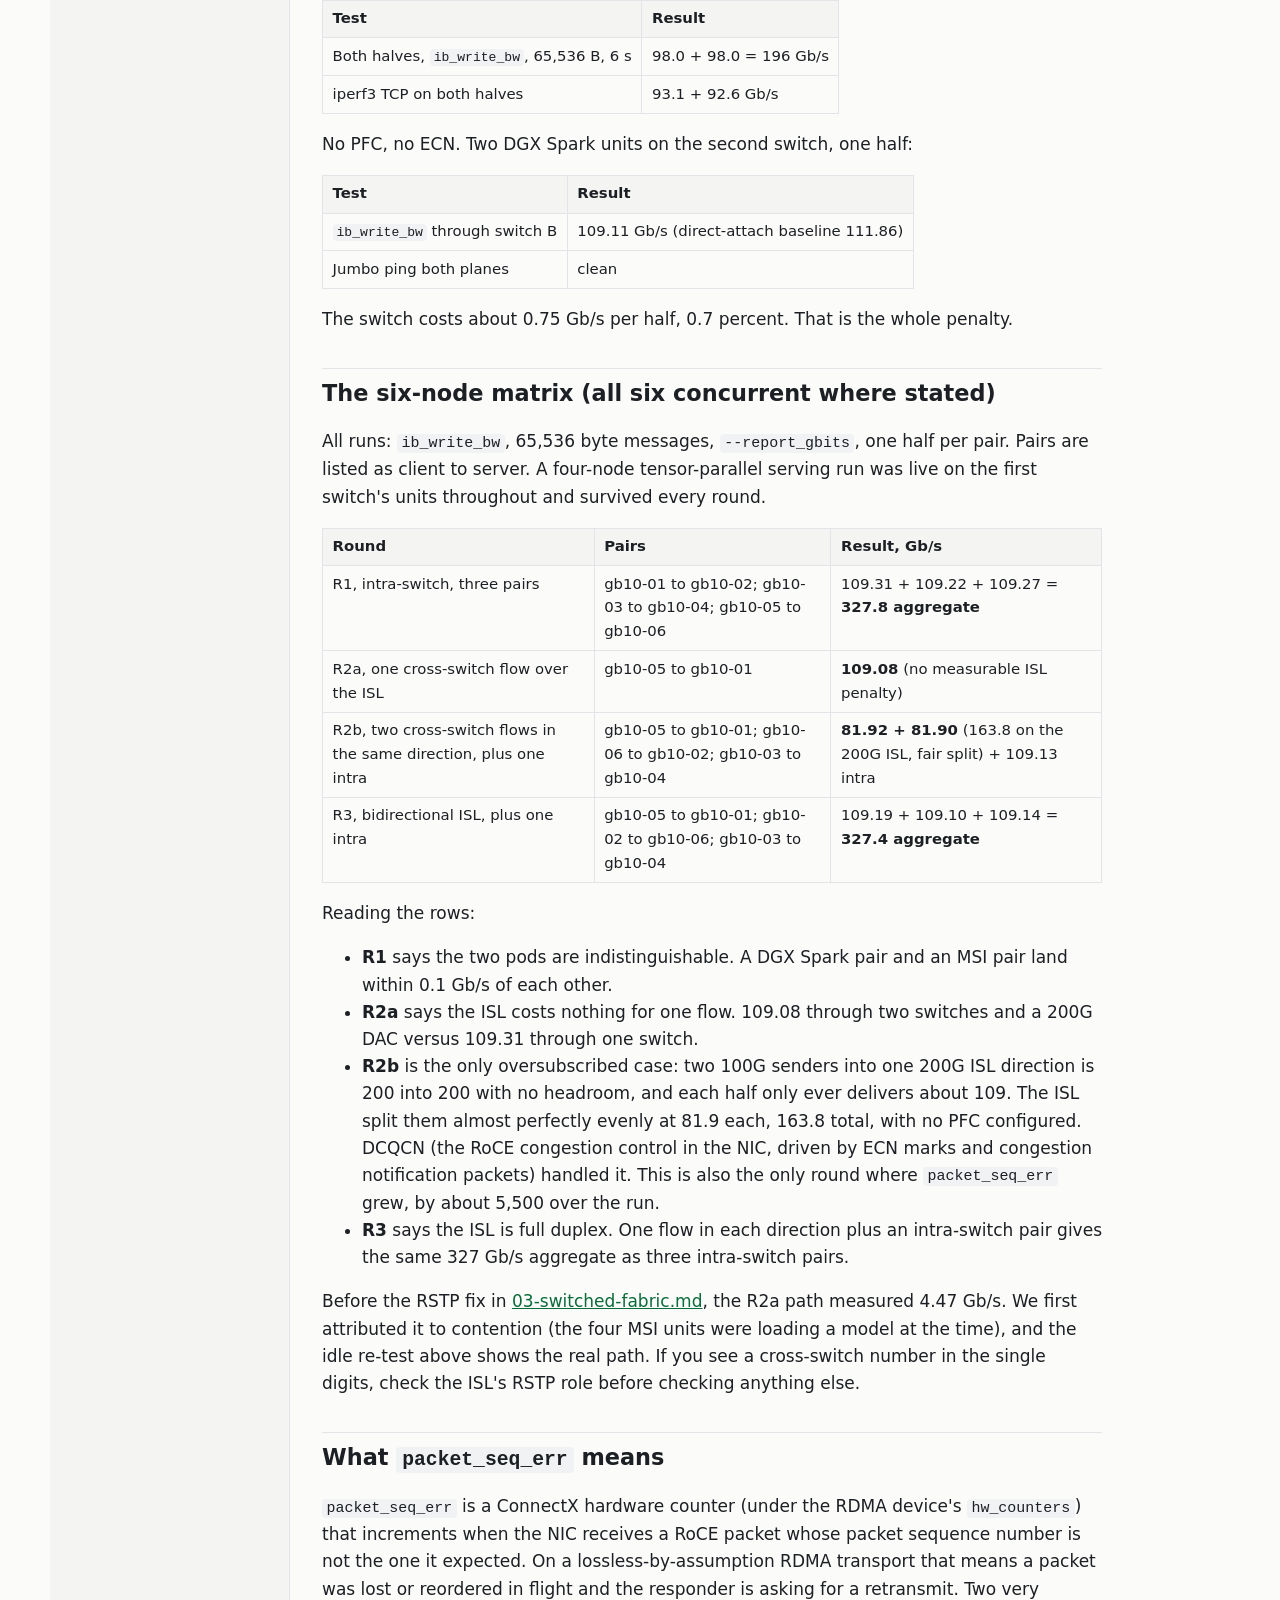
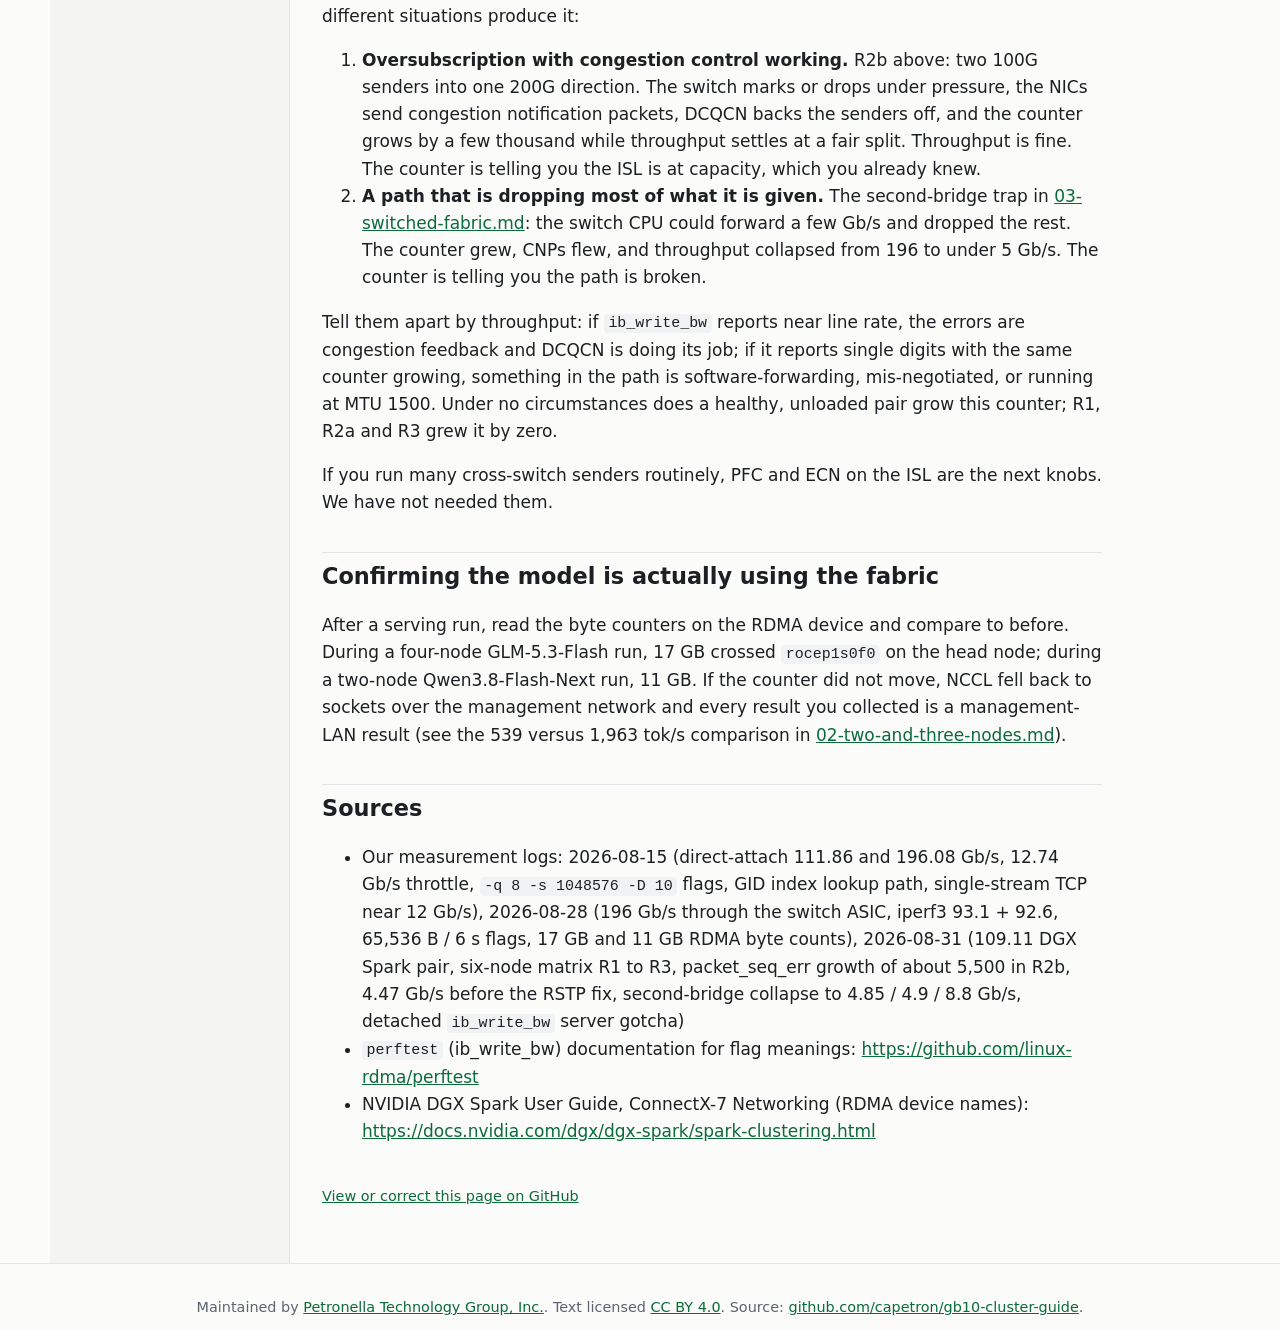
<file: validation/index.html>
<!doctype html>
<html lang="en">
<head>
<meta charset="utf-8">
<meta name="viewport" content="width=device-width, initial-scale=1">
<title>Validate a DGX Spark Cluster Fabric: ib_write_bw and iperf3</title>
<meta name="description" content="How to prove a GB10 cluster fabric runs at line rate: ib_write_bw and iperf3 commands, measured results, and what packet_seq_err means.">
<link rel="canonical" href="https://capetron.github.io/gb10-cluster-guide/validation/">
<meta name="robots" content="index, follow">
<meta property="og:type" content="article">
<meta property="og:site_name" content="GB10 Cluster Guide">
<meta property="og:title" content="Validate a DGX Spark Cluster Fabric: ib_write_bw and iperf3">
<meta property="og:description" content="How to prove a GB10 cluster fabric runs at line rate: ib_write_bw and iperf3 commands, measured results, and what packet_seq_err means.">
<meta property="og:url" content="https://capetron.github.io/gb10-cluster-guide/validation/">
<meta property="og:image" content="https://capetron.github.io/gb10-cluster-guide/og.png">
<meta property="og:image:width" content="1200">
<meta property="og:image:height" content="630">
<meta property="og:image:alt" content="Clustering NVIDIA GB10 workstations">
<meta property="og:locale" content="en_US">
<meta property="article:modified_time" content="2026-09-25">
<meta name="twitter:card" content="summary_large_image">
<meta name="twitter:title" content="Validate a DGX Spark Cluster Fabric: ib_write_bw and iperf3">
<meta name="twitter:description" content="How to prove a GB10 cluster fabric runs at line rate: ib_write_bw and iperf3 commands, measured results, and what packet_seq_err means.">
<meta name="twitter:image" content="https://capetron.github.io/gb10-cluster-guide/og.png">
<link rel="stylesheet" href="../style.css">
<link rel="sitemap" type="application/xml" href="https://capetron.github.io/gb10-cluster-guide/sitemap.xml">
<script type="application/ld+json">{"@context": "https://schema.org", "@type": "TechArticle", "headline": "Validate a DGX Spark Cluster Fabric: ib_write_bw and iperf3", "description": "How to prove a GB10 cluster fabric runs at line rate: ib_write_bw and iperf3 commands, measured results, and what packet_seq_err means.", "url": "https://capetron.github.io/gb10-cluster-guide/validation/", "dateModified": "2026-09-25", "inLanguage": "en", "license": "https://creativecommons.org/licenses/by/4.0/", "image": "https://capetron.github.io/gb10-cluster-guide/og.png", "author": {"@type": "Organization", "name": "Petronella Technology Group, Inc.", "url": "https://petronellatech.com/"}, "publisher": {"@type": "Organization", "name": "Petronella Technology Group, Inc.", "url": "https://petronellatech.com/"}, "isPartOf": {"@type": "WebSite", "name": "GB10 Cluster Guide", "url": "https://capetron.github.io/gb10-cluster-guide/"}}</script>
</head>
<body>
<header class="top"><a class="brand" href="../">GB10 Cluster Guide</a>
<span class="tag">DGX Spark and every GB10 workstation</span></header>
<div class="wrap">
<nav class="side" aria-label="Guide sections"><ol><li><a href="../">Overview</a></li><li><a href="../hardware/">Hardware</a></li><li><a href="../two-and-three-nodes/">Two and three nodes</a></li><li><a href="../switched-fabric/">Switched fabric</a></li><li><a href="../validation/" aria-current="page">Validation</a></li><li><a href="../serving-models/">Serving models</a></li><li><a href="../bill-of-materials/">Bill of materials</a></li><li><a href="../faq/">FAQ</a></li><li><a href="../parts-and-where-to-buy/">Parts and where to buy</a></li><li><a href="../compatibility/">Compatibility by part and model</a></li><li><a href="../sanitization-notes/">Sanitization notes</a></li></ol></nav>
<main>
<article>
<h1 id="04-validation-proving-the-fabric-runs-at-line-rate">04. Validation: proving the fabric runs at line rate</h1>
<p><strong>Summary.</strong> Before any model touches the fabric, measure it with RDMA tools, one PCIe
half at a time and then both, one pair at a time and then all pairs concurrently. This
document is the matrix we ran on six GB10 workstations across two switches: intra-switch
pairs, a single cross-switch flow over the 200G inter-switch link, two same-direction
flows sharing the ISL, and a bidirectional ISL load with all six nodes busy. The headline
results: 196 Gb/s per node through the switch ASIC with both halves active, 109 Gb/s
per half through the switch (against 111.86 Gb/s on a direct cable), no measurable ISL
penalty for a single cross-switch flow, a fair 82 + 82 Gb/s split when two 100G senders
share one ISL direction, and 327 Gb/s aggregate with three concurrent pairs including a
bidirectional ISL. It also explains why a single TCP stream is the wrong tool, how to
find the right GID index, why a background <code>ib_write_bw</code> server dies with your SSH
session, and what the <code>packet_seq_err</code> counter is telling you.</p>
<h2 id="the-tools-and-why">The tools and why</h2>
<ul>
<li><strong><code>ib_write_bw</code></strong> (from the <code>perftest</code> package) drives RDMA writes between two hosts and
  reports the wire rate. It exercises the same path NCCL uses. It is the authority.</li>
<li><strong><code>iperf3</code></strong> measures TCP. On the GB10's ARM cores a single TCP stream sits near 12 Gb/s
  regardless of the link, so a single-stream iperf3 number tells you about the CPU, not
  the fabric. We report iperf3 only as a sanity check next to the RDMA figure.</li>
<li><strong><code>ping -M do -s 8972</code></strong> proves MTU 9000 end to end and is the fastest way to spot a
  detour through a 1500-byte path.</li>
<li><strong>NIC counters</strong> (<code>ethtool -S</code>, and the RDMA hardware counters under
  <code>/sys/class/infiniband/&lt;hca&gt;/ports/1/hw_counters/</code>) tell you whether loss is happening.</li>
</ul>
<h2 id="health-check-tool">Health check tool</h2>
<p>Everything in this document up to the bandwidth matrix, plus the link, cable, MTU,
addressing and NCCL checks from <a href="../two-and-three-nodes/">02-two-and-three-nodes.md</a>,
is automated in <a href="https://github.com/capetron/gb10-cluster-check">capetron/gb10-cluster-check</a>
(MIT, Python standard library only). It is read-only: every command it runs is a query.
Run it on each node before the first <code>ib_write_bw</code>:</p>
<pre><code>git clone https://github.com/capetron/gb10-cluster-check.git
cd gb10-cluster-check
./gb10-cluster-check --peer 198.51.100.2 --peer 203.0.113.2   # one address per half
sudo ./gb10-cluster-check                                     # adds the cable EEPROM check
./gb10-cluster-check --peer 198.51.100.2 --bw                 # after starting the servers there
</code></pre>
<p>It verifies, per node: both PCIe halves of each cabled port up at 200G and the count of
link drops since boot; the RDMA device behind each interface and its RoCE error counters;
the cable module's vendor, part number and length; MTU 9000 on every fabric interface;
one subnet per half, no default route via the fabric, and no stale bond or profile still
holding a route; the RoCE v2 GID index for each half's address; <code>NCCL_SOCKET_IFNAME</code>,
<code>NCCL_IB_HCA</code> and <code>NCCL_IB_GID_INDEX</code> against what it found; and each peer with a small
ping and a jumbo do-not-fragment ping. The <code>--bw</code> run uses the <code>ib_write_bw</code> flags below
and judges one half against the 109 to 112 Gb/s baseline. Exit code 1 means at least one
FAIL, which is the signal to stop and fix before measuring anything.</p>
<h2 id="finding-the-rdma-device-and-gid-index">Finding the RDMA device and GID index</h2>
<p>Each QSFP port has two RDMA devices, one per PCIe half (<code>rocep1s0f0</code> and <code>roceP2p1s0f0</code>
for Port 0). RoCE v2 needs a GID index that maps to the IPv4 address on that half, and
<strong>GID indices are not stable across nodes or ports</strong>. Never hard-code one. Look it up:</p>
<pre><code>hca=rocep1s0f0
for i in /sys/class/infiniband/$hca/ports/1/gids/*; do
  idx=${i##*/}
  echo &quot;$idx $(cat $i) $(cat /sys/class/infiniband/$hca/ports/1/gid_attrs/types/$idx 2&gt;/dev/null)&quot;
done
</code></pre>
<p>Pick the entry whose type is RoCE v2 and whose GID ends in the IPv4 address you assigned
to that half (the last four bytes of an IPv4-mapped GID are the address). On our units it
was index 3 on every half, and the launchers in <a href="../serving-models/">05-serving-models.md</a>
use <code>NCCL_IB_GID_INDEX=3</code>, but verify on yours.</p>
<h2 id="running-a-measurement">Running a measurement</h2>
<p>Server side (on the receiving node). Run it detached, or it dies with your SSH session and
the client reports "Couldn't connect", which looks exactly like a firewall problem and is
not:</p>
<pre><code>ssh gb10-02 'sh -c &quot;nohup ib_write_bw -d rocep1s0f0 -x 3 -F -D 6 -s 65536 --report_gbits &lt;/dev/null &gt;/tmp/ibw.log 2&gt;&amp;1 &amp;&quot;'
</code></pre>
<p>Client side:</p>
<pre><code>ib_write_bw -d rocep1s0f0 -x 3 -F -D 6 -s 65536 --report_gbits 198.51.100.2
</code></pre>
<p>Flags: <code>-d</code> RDMA device, <code>-x</code> GID index, <code>-F</code> ignore CPU frequency warnings, <code>-D</code>
duration in seconds, <code>-s</code> message size in bytes, <code>--report_gbits</code> print Gb/s. The 65,536
byte, 6 second run is what our six-node matrix used. Our earlier direct-attach runs used
<code>-q 8 -s 1048576 -D 10</code> (eight queue pairs, 1 MiB messages, ten seconds); both give the
same wire rate on a healthy link.</p>
<p>For the both-halves number, run two client/server pairs at once, one on <code>rocep1s0f0</code>
against the half-A address and one on <code>roceP2p1s0f0</code> against the half-B address, and add
the two results.</p>
<p>For the concurrent matrix, start every server first, then launch every client in the
same second from a script, then collect. A helper that polls for a done marker in the
logs must delete the old logs first or it will read the previous run.</p>
<h2 id="baselines-direct-cable">Baselines: direct cable</h2>
<p>Two units, one 0.5 m QSFP112 DAC, no switch:</p>
<table>
<thead>
<tr>
<th>Test</th>
<th>Result</th>
</tr>
</thead>
<tbody>
<tr>
<td>One half, <code>ib_write_bw</code></td>
<td>111.86 Gb/s</td>
</tr>
<tr>
<td>Both halves concurrently</td>
<td>98.04 + 98.04 = 196.08 Gb/s (98 percent of line rate)</td>
</tr>
<tr>
<td>One half on a firmware power-throttled NIC (before OS and firmware update)</td>
<td>12.74 Gb/s</td>
</tr>
</tbody>
</table>
<p>The throttled unit showed 200G, RS-FEC, PCIe Gen5 x4 and a clean <code>mstlink</code> while
delivering 12.74 Gb/s. Only this measurement revealed it. Re-run after any rebuild.</p>
<h2 id="through-one-switch">Through one switch</h2>
<p>Four MSI units on the first switch, measured between the two units on <strong>different</strong> DD
ports so the traffic crosses the switch ASIC rather than staying inside one breakout:</p>
<table>
<thead>
<tr>
<th>Test</th>
<th>Result</th>
</tr>
</thead>
<tbody>
<tr>
<td>Both halves, <code>ib_write_bw</code>, 65,536 B, 6 s</td>
<td>98.0 + 98.0 = 196 Gb/s</td>
</tr>
<tr>
<td>iperf3 TCP on both halves</td>
<td>93.1 + 92.6 Gb/s</td>
</tr>
</tbody>
</table>
<p>No PFC, no ECN. Two DGX Spark units on the second switch, one half:</p>
<table>
<thead>
<tr>
<th>Test</th>
<th>Result</th>
</tr>
</thead>
<tbody>
<tr>
<td><code>ib_write_bw</code> through switch B</td>
<td>109.11 Gb/s (direct-attach baseline 111.86)</td>
</tr>
<tr>
<td>Jumbo ping both planes</td>
<td>clean</td>
</tr>
</tbody>
</table>
<p>The switch costs about 0.75 Gb/s per half, 0.7 percent. That is the whole penalty.</p>
<h2 id="the-six-node-matrix-all-six-concurrent-where-stated">The six-node matrix (all six concurrent where stated)</h2>
<p>All runs: <code>ib_write_bw</code>, 65,536 byte messages, <code>--report_gbits</code>, one half per pair. Pairs
are listed as client to server. A four-node tensor-parallel serving run was live on the
first switch's units throughout and survived every round.</p>
<table>
<thead>
<tr>
<th>Round</th>
<th>Pairs</th>
<th>Result, Gb/s</th>
</tr>
</thead>
<tbody>
<tr>
<td>R1, intra-switch, three pairs</td>
<td>gb10-01 to gb10-02; gb10-03 to gb10-04; gb10-05 to gb10-06</td>
<td>109.31 + 109.22 + 109.27 = <strong>327.8 aggregate</strong></td>
</tr>
<tr>
<td>R2a, one cross-switch flow over the ISL</td>
<td>gb10-05 to gb10-01</td>
<td><strong>109.08</strong> (no measurable ISL penalty)</td>
</tr>
<tr>
<td>R2b, two cross-switch flows in the same direction, plus one intra</td>
<td>gb10-05 to gb10-01; gb10-06 to gb10-02; gb10-03 to gb10-04</td>
<td><strong>81.92 + 81.90</strong> (163.8 on the 200G ISL, fair split) + 109.13 intra</td>
</tr>
<tr>
<td>R3, bidirectional ISL, plus one intra</td>
<td>gb10-05 to gb10-01; gb10-02 to gb10-06; gb10-03 to gb10-04</td>
<td>109.19 + 109.10 + 109.14 = <strong>327.4 aggregate</strong></td>
</tr>
</tbody>
</table>
<p>Reading the rows:</p>
<ul>
<li><strong>R1</strong> says the two pods are indistinguishable. A DGX Spark pair and an MSI pair land
  within 0.1 Gb/s of each other.</li>
<li><strong>R2a</strong> says the ISL costs nothing for one flow. 109.08 through two switches and a
  200G DAC versus 109.31 through one switch.</li>
<li><strong>R2b</strong> is the only oversubscribed case: two 100G senders into one 200G ISL direction
  is 200 into 200 with no headroom, and each half only ever delivers about 109. The ISL
  split them almost perfectly evenly at 81.9 each, 163.8 total, with no PFC configured.
  DCQCN (the RoCE congestion control in the NIC, driven by ECN marks and congestion
  notification packets) handled it. This is also the only round where <code>packet_seq_err</code>
  grew, by about 5,500 over the run.</li>
<li><strong>R3</strong> says the ISL is full duplex. One flow in each direction plus an intra-switch pair
  gives the same 327 Gb/s aggregate as three intra-switch pairs.</li>
</ul>
<p>Before the RSTP fix in <a href="../switched-fabric/">03-switched-fabric.md</a>, the R2a path
measured 4.47 Gb/s. We first attributed it to contention (the four MSI units were loading
a model at the time), and the idle re-test above shows the real path. If you see a
cross-switch number in the single digits, check the ISL's RSTP role before checking
anything else.</p>
<h2 id="what-packet_seq_err-means">What <code>packet_seq_err</code> means</h2>
<p><code>packet_seq_err</code> is a ConnectX hardware counter (under the RDMA device's <code>hw_counters</code>)
that increments when the NIC receives a RoCE packet whose packet sequence number is not
the one it expected. On a lossless-by-assumption RDMA transport that means a packet was
lost or reordered in flight and the responder is asking for a retransmit. Two very
different situations produce it:</p>
<ol>
<li><strong>Oversubscription with congestion control working.</strong> R2b above: two 100G senders
   into one 200G direction. The switch marks or drops under pressure, the NICs send
   congestion notification packets, DCQCN backs the senders off, and the counter grows
   by a few thousand while throughput settles at a fair split. Throughput is fine. The
   counter is telling you the ISL is at capacity, which you already knew.</li>
<li><strong>A path that is dropping most of what it is given.</strong> The second-bridge trap in
   <a href="../switched-fabric/">03-switched-fabric.md</a>: the switch CPU could forward a few
   Gb/s and dropped the rest. The counter grew, CNPs flew, and throughput collapsed
   from 196 to under 5 Gb/s. The counter is telling you the path is broken.</li>
</ol>
<p>Tell them apart by throughput: if <code>ib_write_bw</code> reports near line rate, the errors are
congestion feedback and DCQCN is doing its job; if it reports single digits with the
same counter growing, something in the path is software-forwarding, mis-negotiated, or
running at MTU 1500. Under no circumstances does a healthy, unloaded pair grow this
counter; R1, R2a and R3 grew it by zero.</p>
<p>If you run many cross-switch senders routinely, PFC and ECN on the ISL are the next
knobs. We have not needed them.</p>
<h2 id="confirming-the-model-is-actually-using-the-fabric">Confirming the model is actually using the fabric</h2>
<p>After a serving run, read the byte counters on the RDMA device and compare to before.
During a four-node GLM-5.3-Flash run, 17 GB crossed <code>rocep1s0f0</code> on the head node;
during a two-node Qwen3.8-Flash-Next run, 11 GB. If the counter did not move, NCCL fell
back to sockets over the management network and every result you collected is a
management-LAN result (see the 539 versus 1,963 tok/s comparison in
<a href="../two-and-three-nodes/">02-two-and-three-nodes.md</a>).</p>
<h2 id="sources">Sources</h2>
<ul>
<li>Our measurement logs: 2026-08-15 (direct-attach 111.86 and 196.08 Gb/s, 12.74 Gb/s throttle, <code>-q 8 -s 1048576 -D 10</code> flags, GID index lookup path, single-stream TCP near 12 Gb/s), 2026-08-28 (196 Gb/s through the switch ASIC, iperf3 93.1 + 92.6, 65,536 B / 6 s flags, 17 GB and 11 GB RDMA byte counts), 2026-08-31 (109.11 DGX Spark pair, six-node matrix R1 to R3, packet_seq_err growth of about 5,500 in R2b, 4.47 Gb/s before the RSTP fix, second-bridge collapse to 4.85 / 4.9 / 8.8 Gb/s, detached <code>ib_write_bw</code> server gotcha)</li>
<li><code>perftest</code> (ib_write_bw) documentation for flag meanings: <a href="https://github.com/linux-rdma/perftest">https://github.com/linux-rdma/perftest</a></li>
<li>NVIDIA DGX Spark User Guide, ConnectX-7 Networking (RDMA device names): <a href="https://docs.nvidia.com/dgx/dgx-spark/spark-clustering.html">https://docs.nvidia.com/dgx/dgx-spark/spark-clustering.html</a></li>
</ul>
</article>
<p class="src"><a href="https://github.com/capetron/gb10-cluster-guide/blob/main/docs/04-validation.md">View or correct this page on GitHub</a></p>
</main>
</div>
<footer>
<p>Maintained by <a href="https://petronellatech.com/">Petronella Technology Group, Inc.</a>. Text licensed
<a href="https://creativecommons.org/licenses/by/4.0/">CC BY 4.0</a>.
Source: <a href="https://github.com/capetron/gb10-cluster-guide">github.com/capetron/gb10-cluster-guide</a>.</p>
</footer>
</body>
</html>
</file>
<file: style.css>
:root{--bg:#fbfbf9;--fg:#1c1f23;--mute:#5b6470;--line:#e2e4e8;--acc:#0b6b3a;--code:#f1f2f4;--side:#f4f5f2}
@media (prefers-color-scheme:dark){:root{--bg:#121416;--fg:#e4e6e9;--mute:#9aa3ad;--line:#2a2f35;--acc:#5fd08f;--code:#1c2024;--side:#171a1d}}
*{box-sizing:border-box}
html{-webkit-text-size-adjust:100%}
body{margin:0;background:var(--bg);color:var(--fg);font:17px/1.6 system-ui,-apple-system,"Segoe UI",Roboto,sans-serif}
a{color:var(--acc)}
.top{display:flex;flex-wrap:wrap;gap:.25rem 1rem;align-items:baseline;padding:14px 20px;border-bottom:1px solid var(--line)}
.brand{font-weight:700;font-size:1.1rem;text-decoration:none;color:var(--fg)}
.tag{color:var(--mute);font-size:.9rem}
.wrap{display:grid;grid-template-columns:240px minmax(0,1fr);max-width:1180px;margin:0 auto}
.side{padding:20px 16px;border-right:1px solid var(--line);background:var(--side)}
.side ol{list-style:none;margin:0;padding:0}
.side li{margin:.2rem 0}
.side a{display:block;padding:.3rem .5rem;border-radius:6px;text-decoration:none;color:var(--fg);font-size:.95rem}
.side a[aria-current]{background:var(--line);font-weight:600}
main{padding:8px 32px 40px;min-width:0}
article{max-width:780px}
h1{font-size:2rem;line-height:1.2;margin:1.2rem 0 1rem}
h2{font-size:1.4rem;margin:2.2rem 0 .6rem;padding-top:.4rem;border-top:1px solid var(--line)}
h3{font-size:1.15rem;margin:1.6rem 0 .4rem}
pre,code{font-family:ui-monospace,"SFMono-Regular",Menlo,Consolas,monospace;font-size:.88em}
code{background:var(--code);padding:.1em .3em;border-radius:4px}
pre{background:var(--code);padding:12px 14px;border-radius:8px;overflow-x:auto;line-height:1.45}
pre code{background:none;padding:0}
table{border-collapse:collapse;display:block;overflow-x:auto;margin:1rem 0;font-size:.93rem}
th,td{border:1px solid var(--line);padding:.4rem .6rem;text-align:left;vertical-align:top}
th{background:var(--side)}
.src{margin-top:2.5rem;font-size:.9rem;color:var(--mute)}
footer{border-top:1px solid var(--line);padding:18px 20px;color:var(--mute);font-size:.9rem;text-align:center}
@media (max-width:820px){.wrap{grid-template-columns:1fr}.side{border-right:0;border-bottom:1px solid var(--line);padding:10px 16px}
.side ol{display:flex;flex-wrap:wrap;gap:.2rem}.side a{padding:.25rem .5rem;font-size:.88rem}main{padding:4px 16px 32px}h1{font-size:1.6rem}}
</file>
